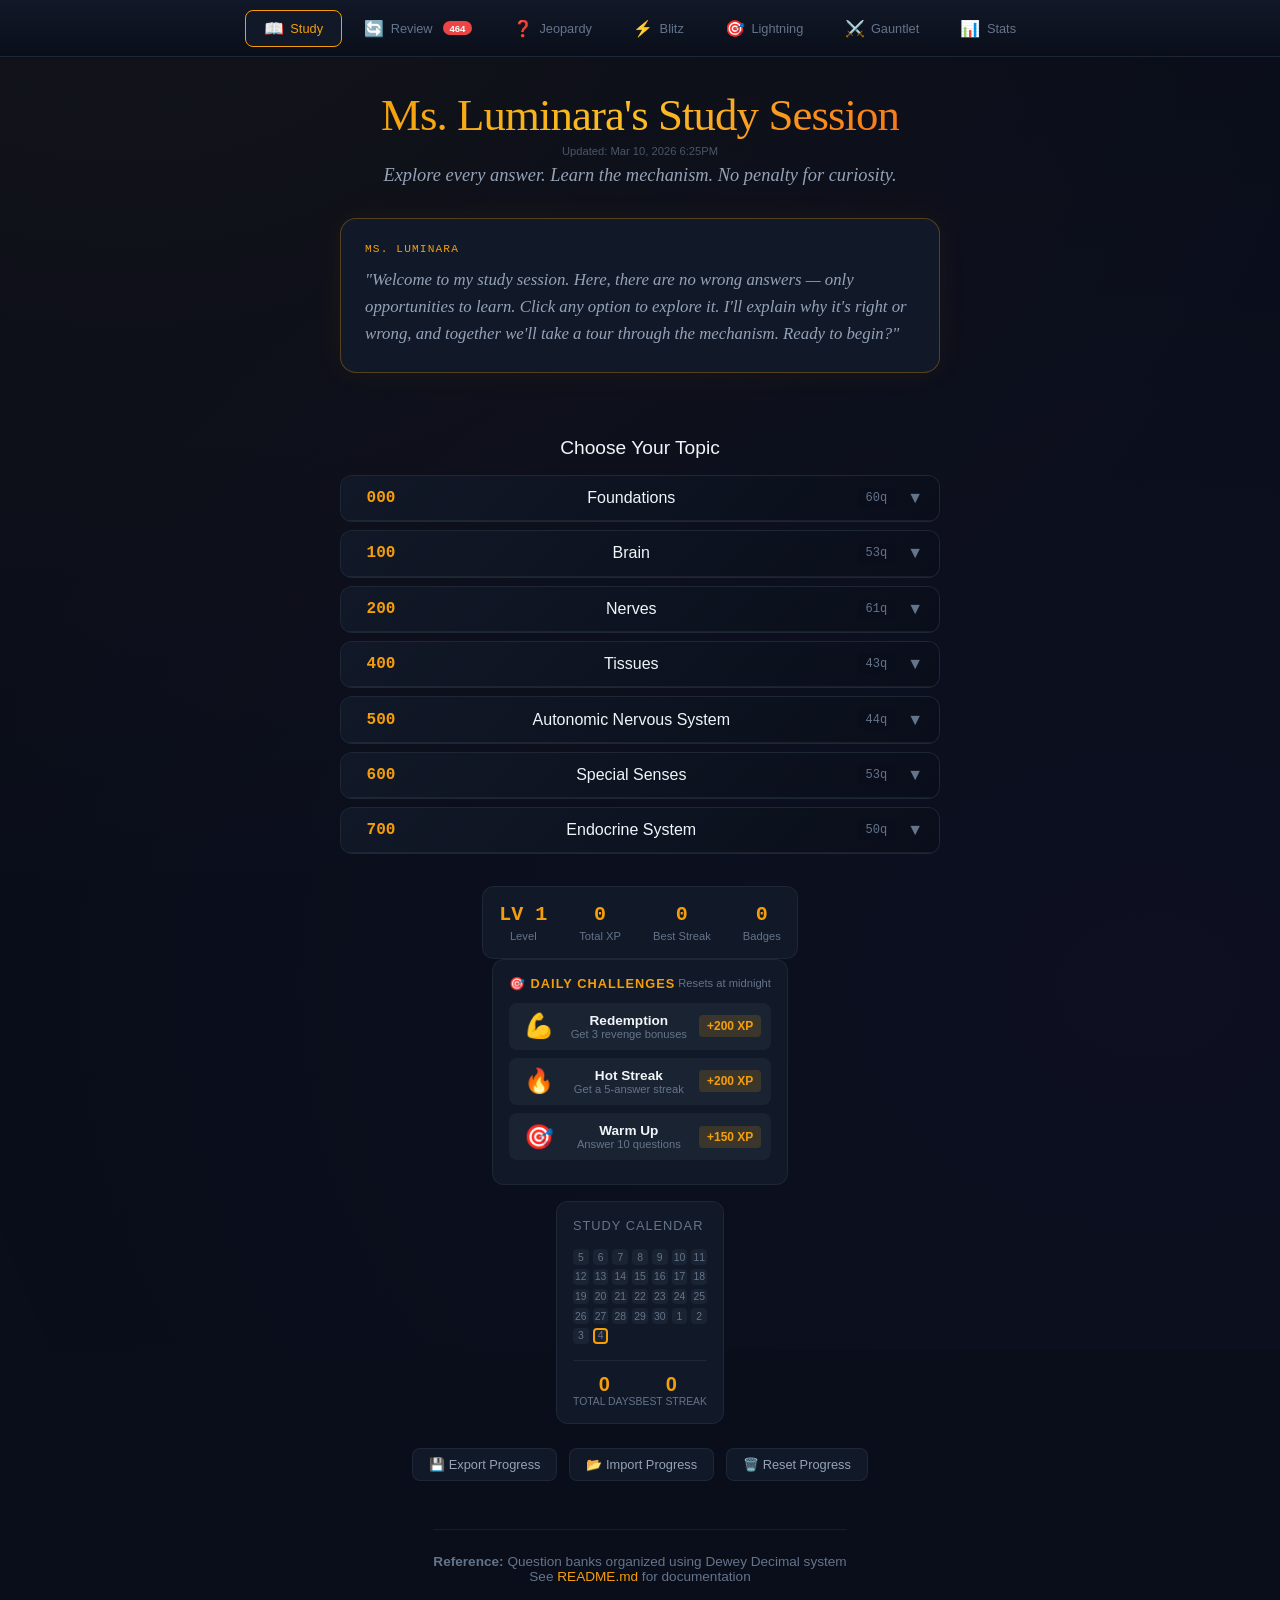
<file: index.html>
<!DOCTYPE html>
<html lang="en">
<head>
  <meta charset="UTF-8">
  <meta name="viewport" content="width=device-width, initial-scale=1.0, maximum-scale=1.0, user-scalable=no, viewport-fit=cover">
  <meta name="apple-mobile-web-app-capable" content="yes">
  <meta name="apple-mobile-web-app-status-bar-style" content="black-translucent">
  <meta name="apple-mobile-web-app-title" content="Luminara Quiz">
  <meta name="theme-color" content="#f5c542">
  <meta name="description" content="Gamified anatomy & physiology quiz with RPG mechanics - by Ms. Luminara">
  <title>Ms. Luminara's Quiz Lab</title>

  <!-- PWA Manifest -->
  <link rel="manifest" href="manifest.json">

  <!-- iOS Icons -->
  <link rel="apple-touch-icon" href="icons/icon-192.png">
  <link rel="apple-touch-icon" sizes="180x180" href="icons/icon-180.png">

  <!-- Stylesheets -->
  <link rel="stylesheet" href="000-core/000.0-styles.css">
  <link rel="stylesheet" href="000-core/000.0-dev-panel.css">
  <style>
    /* ==================== MODE NAV TABS ==================== */
    .mode-nav {
      display: flex;
      justify-content: center;
      gap: 0.25rem;
      padding: 0.6rem 1rem;
      background: linear-gradient(180deg, var(--bg-card) 0%, var(--bg-deep) 100%);
      border-bottom: 1px solid var(--border);
      position: sticky;
      top: 0;
      z-index: 90;
    }

    .mode-tab {
      padding: 0.5rem 1.1rem;
      background: transparent;
      border: 1px solid transparent;
      border-radius: 8px;
      color: var(--text-dim);
      font-size: 0.8rem;
      cursor: pointer;
      transition: all 0.15s;
      display: flex;
      align-items: center;
      gap: 0.4rem;
      font-family: inherit;
    }

    .mode-tab:hover {
      background: var(--bg-card);
      color: var(--text-primary);
    }

    .mode-tab.active {
      background: var(--bg-card);
      border-color: var(--glow-warm);
      color: var(--glow-warm);
    }

    .mode-tab .icon { font-size: 1rem; }

    .mode-tab .badge {
      background: var(--incorrect);
      color: #fff;
      font-size: 0.6rem;
      padding: 0.1rem 0.4rem;
      border-radius: 10px;
      font-weight: 600;
      margin-left: 0.25rem;
    }

    /* ==================== MODULE CONTAINERS ==================== */
    .module-container { display: none; }
    .module-container.active { display: block; }

    /* ==================== BLITZ MODE ==================== */
    .blitz-container {
      max-width: 700px;
      margin: 2rem auto;
      padding: 0 1rem;
    }

    .blitz-header {
      background: var(--bg-card);
      border: 1px solid var(--border);
      border-radius: 12px;
      padding: 1.25rem;
      margin-bottom: 1rem;
      display: flex;
      justify-content: space-between;
      align-items: center;
    }

    .blitz-timer {
      font-size: 2.5rem;
      font-weight: 700;
      color: var(--glow-warm);
      font-variant-numeric: tabular-nums;
    }

    .blitz-timer.warning { color: #fbbf24; }
    .blitz-timer.danger { color: var(--incorrect); animation: blink 0.5s infinite; }

    @keyframes blink {
      0%, 100% { opacity: 1; }
      50% { opacity: 0.5; }
    }

    .blitz-score-display {
      text-align: right;
    }

    .blitz-score-display .score {
      font-size: 2rem;
      font-weight: 700;
      color: var(--correct);
    }

    .blitz-score-display .label {
      font-size: 0.75rem;
      color: var(--text-muted);
    }

    .blitz-start-btn {
      width: 100%;
      padding: 1.25rem;
      background: linear-gradient(135deg, var(--glow-warm) 0%, #f59e0b 100%);
      border: none;
      border-radius: 10px;
      color: #000;
      font-size: 1.2rem;
      font-weight: 700;
      cursor: pointer;
      transition: transform 0.1s, box-shadow 0.2s;
      margin-bottom: 1rem;
    }

    .blitz-start-btn:hover {
      transform: scale(1.02);
      box-shadow: 0 4px 20px rgba(245, 158, 11, 0.3);
    }

    .blitz-question-card {
      background: var(--bg-card);
      border: 1px solid var(--border);
      border-radius: 12px;
      padding: 1.5rem;
      margin-bottom: 1rem;
    }

    .blitz-question-text {
      font-size: 1.1rem;
      margin-bottom: 1rem;
      line-height: 1.5;
    }

    .blitz-options {
      display: grid;
      grid-template-columns: 1fr 1fr;
      gap: 0.75rem;
    }

    .blitz-option {
      padding: 1rem;
      background: var(--bg-card);
      border: 2px solid var(--border);
      border-radius: 8px;
      color: var(--text-primary);
      font-size: 0.9rem;
      cursor: pointer;
      transition: all 0.1s;
      text-align: center;
    }

    .blitz-option:hover:not(.disabled) {
      border-color: var(--glow-warm);
      background: var(--bg-card-hover);
    }

    .blitz-option.correct { background: var(--correct-soft); border-color: var(--correct); }
    .blitz-option.incorrect { background: var(--incorrect-soft); border-color: var(--incorrect); }
    .blitz-option.disabled { cursor: default; }

    .blitz-result {
      text-align: center;
      padding: 2rem;
    }

    .blitz-result .final-score {
      font-size: 4rem;
      font-weight: 700;
      color: var(--glow-warm);
    }

    .blitz-result .result-label {
      font-size: 1.2rem;
      color: var(--text-muted);
      margin-bottom: 1rem;
    }

    .blitz-result .xp-earned {
      font-size: 1.5rem;
      color: var(--correct);
      margin-top: 1rem;
    }

    /* ==================== JEOPARDY MODE ==================== */
    .jeopardy-container {
      max-width: 800px;
      margin: 2rem auto;
      padding: 0 1rem;
    }

    .jeopardy-clue-card {
      background: linear-gradient(135deg, #1a237e 0%, #0d47a1 100%);
      border: 3px solid #ffd700;
      border-radius: 16px;
      padding: 2.5rem;
      margin-bottom: 1.5rem;
      text-align: center;
      box-shadow: 0 8px 32px rgba(26, 35, 126, 0.5);
    }

    .jeopardy-category {
      font-size: 0.8rem;
      text-transform: uppercase;
      letter-spacing: 2px;
      color: rgba(255, 215, 0, 0.7);
      margin-bottom: 0.5rem;
    }

    .jeopardy-value {
      font-size: 2rem;
      font-weight: 700;
      color: #ffd700;
      margin-bottom: 1rem;
      text-shadow: 0 2px 8px rgba(0,0,0,0.3);
    }

    .jeopardy-clue-text {
      font-family: 'Georgia', serif;
      font-size: 1.4rem;
      color: #fff;
      line-height: 1.7;
      font-style: italic;
    }

    .jeopardy-answer-grid {
      display: grid;
      grid-template-columns: 1fr 1fr;
      gap: 1rem;
    }

    .jeopardy-answer-btn {
      padding: 1.25rem;
      background: var(--bg-card);
      border: 2px solid var(--border);
      border-radius: 10px;
      color: var(--text-primary);
      font-size: 1rem;
      cursor: pointer;
      transition: all 0.15s;
    }

    .jeopardy-answer-btn:hover:not(.disabled) {
      border-color: #ffd700;
      background: var(--bg-card-hover);
      transform: translateY(-2px);
    }

    .jeopardy-answer-btn.correct {
      background: rgba(52, 211, 153, 0.2);
      border-color: var(--correct);
    }

    .jeopardy-answer-btn.incorrect {
      background: var(--incorrect-soft);
      border-color: var(--incorrect);
    }

    .jeopardy-nav {
      display: flex;
      justify-content: center;
      gap: 1rem;
      margin-top: 1.5rem;
    }

    /* ==================== SRS REVIEW MODE ==================== */
    .review-container {
      max-width: 800px;
      margin: 2rem auto;
      padding: 0 1rem;
    }

    .review-header {
      background: var(--bg-card);
      border: 1px solid var(--border);
      border-radius: 12px;
      padding: 1.25rem;
      margin-bottom: 1rem;
      display: flex;
      justify-content: space-between;
      align-items: center;
    }

    .review-due-info {
      display: flex;
      flex-direction: column;
    }

    .review-due-count {
      font-size: 2rem;
      font-weight: 700;
      color: var(--glow-warm);
    }

    .review-due-label {
      font-size: 0.8rem;
      color: var(--text-muted);
    }

    .review-badges {
      display: flex;
      gap: 0.5rem;
    }

    .review-badge {
      padding: 0.3rem 0.6rem;
      border-radius: 6px;
      font-size: 0.7rem;
      font-weight: 600;
    }

    .review-badge.overdue { background: var(--incorrect-soft); color: var(--incorrect); }
    .review-badge.due { background: rgba(245, 197, 66, 0.2); color: var(--glow-warm); }
    .review-badge.new { background: rgba(52, 211, 153, 0.2); color: var(--correct); }

    .srs-buttons {
      display: flex;
      gap: 0.5rem;
      padding: 1rem;
      background: var(--bg-card);
      border-top: 1px solid var(--border);
      border-radius: 0 0 12px 12px;
    }

    .srs-btn {
      flex: 1;
      padding: 0.75rem 0.5rem;
      border: 1px solid var(--border);
      border-radius: 8px;
      background: var(--bg-card-hover);
      color: var(--text-muted);
      font-size: 0.8rem;
      cursor: pointer;
      transition: all 0.15s;
      text-align: center;
    }

    .srs-btn:hover { background: rgba(255,255,255,0.05); color: var(--text-primary); }

    .srs-btn.again { border-color: var(--incorrect); }
    .srs-btn.again:hover { background: var(--incorrect-soft); color: var(--incorrect); }
    .srs-btn.hard { border-color: #fbbf24; }
    .srs-btn.good { border-color: var(--correct); }
    .srs-btn.easy { border-color: #60a5fa; }

    .srs-btn .interval {
      display: block;
      font-size: 0.65rem;
      margin-top: 0.2rem;
      opacity: 0.7;
    }

    .review-empty {
      text-align: center;
      padding: 4rem 2rem;
      color: var(--text-muted);
    }

    .review-empty .icon { font-size: 4rem; margin-bottom: 1rem; }

    /* ==================== LIGHTNING MODE ==================== */
    .lightning-container {
      max-width: 700px;
      margin: 2rem auto;
      padding: 0 1rem;
    }

    .lightning-header {
      background: var(--bg-card);
      border: 1px solid var(--border);
      border-radius: 12px;
      padding: 1rem;
      margin-bottom: 1rem;
      display: flex;
      justify-content: space-between;
      align-items: center;
    }

    .lightning-progress {
      display: flex;
      gap: 0.5rem;
      align-items: center;
    }

    .lightning-dot {
      width: 12px;
      height: 12px;
      border-radius: 50%;
      background: var(--bg-card-hover);
      border: 1px solid var(--border);
    }

    .lightning-dot.correct { background: var(--correct); border-color: var(--correct); }
    .lightning-dot.wrong { background: var(--incorrect); border-color: var(--incorrect); }
    .lightning-dot.current { border-color: var(--glow-warm); box-shadow: 0 0 8px var(--glow-warm); }

    .lightning-strikes {
      display: flex;
      gap: 0.25rem;
      font-size: 1.5rem;
    }

    .lightning-strikes .strike { opacity: 0.2; }
    .lightning-strikes .strike.active { opacity: 1; }

    /* ==================== STATS VIEW ==================== */
    .stats-container {
      max-width: 900px;
      margin: 2rem auto;
      padding: 0 1rem;
    }

    .stats-grid {
      display: grid;
      grid-template-columns: repeat(auto-fit, minmax(180px, 1fr));
      gap: 1rem;
      margin-bottom: 2rem;
    }

    .stat-card {
      background: var(--bg-card);
      border: 1px solid var(--border);
      border-radius: 12px;
      padding: 1.5rem;
      text-align: center;
    }

    .stat-card .stat-value {
      font-size: 2.5rem;
      font-weight: 700;
      color: var(--glow-warm);
    }

    .stat-card .stat-label {
      font-size: 0.8rem;
      color: var(--text-muted);
      margin-top: 0.25rem;
    }

    .mastery-section {
      background: var(--bg-card);
      border: 1px solid var(--border);
      border-radius: 12px;
      padding: 1.5rem;
      margin-bottom: 1.5rem;
    }

    .mastery-title {
      font-size: 0.75rem;
      text-transform: uppercase;
      letter-spacing: 1px;
      color: var(--text-muted);
      margin-bottom: 1rem;
    }

    .mastery-row {
      display: flex;
      align-items: center;
      gap: 1rem;
      margin-bottom: 0.75rem;
    }

    .mastery-label { flex: 1; font-size: 0.9rem; }

    .mastery-bar {
      width: 150px;
      height: 8px;
      background: var(--bg-card);
      border-radius: 4px;
      overflow: hidden;
    }

    .mastery-fill {
      height: 100%;
      background: linear-gradient(90deg, var(--glow-warm), var(--correct));
      border-radius: 4px;
      transition: width 0.3s;
    }

    .mastery-pct {
      width: 40px;
      text-align: right;
      font-size: 0.85rem;
      color: var(--text-muted);
    }

    /* ==================== RESPONSIVE ==================== */
    @media (max-width: 768px) {
      .mode-nav {
        overflow-x: auto;
        justify-content: flex-start;
        padding: 0.5rem;
      }

      .mode-tab {
        padding: 0.4rem 0.8rem;
        font-size: 0.75rem;
        white-space: nowrap;
      }

      .blitz-options,
      .jeopardy-answer-grid {
        grid-template-columns: 1fr;
      }

      .blitz-timer { font-size: 2rem; }
    }
  </style>
</head>
<body>
  <!-- Loading Overlay -->
  <div id="loader" class="hidden">
    <div class="loader-content">
      <div class="spinner"></div>
      <p>Loading questions...</p>
    </div>
  </div>

  <!-- Error Message -->
  <div id="errorMessage" class="hidden"></div>

  <!-- Mode Navigation -->
  <nav class="mode-nav" id="modeNav">
    <button class="mode-tab active" data-mode="study">
      <span class="icon">📖</span> Study
    </button>
    <button class="mode-tab" data-mode="review">
      <span class="icon">🔄</span> Review
      <span class="badge" id="dueBadge" style="display:none">0</span>
    </button>
    <button class="mode-tab" data-mode="jeopardy">
      <span class="icon">❓</span> Jeopardy
    </button>
    <button class="mode-tab" data-mode="blitz">
      <span class="icon">⚡</span> Blitz
    </button>
    <button class="mode-tab" data-mode="lightning">
      <span class="icon">🎯</span> Lightning
    </button>
    <button class="mode-tab" data-mode="gauntlet">
      <span class="icon">⚔️</span> Gauntlet
    </button>
    <button class="mode-tab" data-mode="stats">
      <span class="icon">📊</span> Stats
    </button>
  </nav>

  <!-- Study Module (Original landing + study view) -->
  <div class="module-container active" id="module-study">
    <!-- Landing Page -->
    <div id="landing">
      <div class="landing-content">
        <div class="landing-header">
          <h1>Ms. Luminara's Study Session</h1>
        </div>
        <div class="header-toolbar">
          <span class="last-updated">Updated: Mar 10, 2026 6:25PM</span>
        </div>
        <p class="subtitle">Explore every answer. Learn the mechanism. No penalty for curiosity.</p>

        <div class="luminara-welcome">
          <div class="speaker">Ms. Luminara</div>
          <p>"Welcome to my study session. Here, there are no wrong answers — only opportunities to learn. Click any option to explore it. I'll explain why it's right or wrong, and together we'll take a tour through the mechanism. Ready to begin?"</p>
        </div>

        <h2>Choose Your Topic</h2>
        <div id="quizSelect" class="quiz-select">
          <div class="loading-placeholder">Loading categories...</div>
        </div>

        <div id="landingStats" class="landing-stats"></div>

        <!-- Daily Challenges Panel -->
        <div id="dailyChallengesPanel"></div>

        <!-- Study Calendar -->
        <div id="studyCalendarPanel"></div>

        <div class="progress-controls">
          <button class="progress-btn" onclick="exportProgress()" title="Download your progress as a file">
            💾 Export Progress
          </button>
          <button class="progress-btn" onclick="document.getElementById('importFile').click()" title="Load progress from a file">
            📂 Import Progress
          </button>
          <input type="file" id="importFile" accept=".json" style="display:none" onchange="importProgress(this)">
          <button class="progress-btn danger" onclick="confirmResetProgress()" title="Start fresh">
            🗑️ Reset Progress
          </button>
        </div>

        <div class="reference-note">
          <p><strong>Reference:</strong> Question banks organized using Dewey Decimal system</p>
          <p>See <a href="README.md">README.md</a> for documentation</p>
        </div>
      </div>
    </div>

    <!-- Study View -->
    <div id="studyView">
      <div id="statsBar" class="stats-bar"></div>

      <div class="progress-bar">
        <div id="progressFill" class="progress-fill"></div>
      </div>

      <div class="nav-header">
        <button class="nav-btn" onclick="goHome()">← Back to Topics</button>
        <span id="progressInfo">Question 1 of 10</span>
      </div>

      <div id="questionArea"></div>

      <div class="nav-footer">
        <button id="prevBtn" class="nav-btn" onclick="prevQuestion()">← Previous</button>
        <button id="nextBtn" class="nav-btn primary" onclick="nextQuestion()">Next →</button>
      </div>
    </div>
  </div>

  <!-- Review Module (SRS) -->
  <div class="module-container" id="module-review">
    <div class="review-container">
      <div class="review-header">
        <div class="review-due-info">
          <div class="review-due-count" id="reviewDueCount">0</div>
          <div class="review-due-label">questions to review</div>
        </div>
        <div class="review-badges" id="reviewBadges"></div>
      </div>
      <div id="reviewArea">
        <div class="review-empty">
          <div class="icon">✨</div>
          <h3>All caught up!</h3>
          <p>No reviews due right now. Come back later or study new topics.</p>
        </div>
      </div>
    </div>
  </div>

  <!-- Jeopardy Module -->
  <div class="module-container" id="module-jeopardy">
    <div class="jeopardy-container">
      <div id="jeopardyArea">
        <div class="loading">Loading Jeopardy...</div>
      </div>
    </div>
  </div>

  <!-- Blitz Module -->
  <div class="module-container" id="module-blitz">
    <div class="blitz-container">
      <div class="blitz-header">
        <div class="blitz-timer" id="blitzTimer">1:00</div>
        <div class="blitz-score-display">
          <div class="score" id="blitzScore">0</div>
          <div class="label">correct</div>
        </div>
      </div>
      <button class="blitz-start-btn" id="blitzStartBtn" onclick="QuizModes.startBlitz()">
        Start 60-Second Blitz!
      </button>
      <div id="blitzQuestion"></div>
    </div>
  </div>

  <!-- Lightning Module -->
  <div class="module-container" id="module-lightning">
    <div class="lightning-container">
      <div class="lightning-header">
        <div class="lightning-progress" id="lightningProgress"></div>
        <div class="lightning-strikes" id="lightningStrikes">
          <span class="strike active">❌</span>
          <span class="strike active">❌</span>
          <span class="strike active">❌</span>
        </div>
      </div>
      <button class="blitz-start-btn" id="lightningStartBtn" onclick="QuizModes.startLightning()">
        Start Lightning Round (10 Questions)
      </button>
      <div id="lightningQuestion"></div>
    </div>
  </div>

  <!-- Gauntlet Module (Roguelike Boss Battles) -->
  <div class="module-container" id="module-gauntlet">
    <div class="gauntlet-container">
      <div class="gauntlet-landing" id="gauntletLanding">
        <div class="gauntlet-header">
          <h1>⚔️ The Luminara Gauntlet</h1>
          <p class="gauntlet-subtitle">A roguelike quiz adventure with boss battles</p>
        </div>

        <div class="gauntlet-intro">
          <div class="speaker">Ms. Luminara</div>
          <p>"Welcome to the Gauntlet, brave scholar. Here, your knowledge becomes your weapon. Answer questions to build power, defeat bosses using your D20 abilities, and climb the high scores. How far can you go before the shadows claim you?"</p>
        </div>

        <div class="difficulty-select">
          <h3>Choose Your Challenge</h3>
          <div class="difficulty-grid">
            <button class="difficulty-btn easy" onclick="quiz.startGauntletRun('easy')">
              <span class="diff-icon">🌱</span>
              <span class="diff-name">Study Session</span>
              <span class="diff-desc">3 questions per wave • 0.5x score</span>
            </button>
            <button class="difficulty-btn normal" onclick="quiz.startGauntletRun('normal')">
              <span class="diff-icon">📚</span>
              <span class="diff-name">Standard</span>
              <span class="diff-desc">5 questions per wave • 1x score</span>
            </button>
            <button class="difficulty-btn hard locked" id="hardBtn" onclick="quiz.startGauntletRun('hard')">
              <span class="diff-icon">🔥</span>
              <span class="diff-name">Challenge</span>
              <span class="diff-desc">7 questions per wave • 1.5x score</span>
              <span class="unlock-req">Unlock: Complete 3 runs</span>
            </button>
            <button class="difficulty-btn nightmare locked" id="nightmareBtn" onclick="quiz.startGauntletRun('nightmare')">
              <span class="diff-icon">💀</span>
              <span class="diff-name">Nightmare</span>
              <span class="diff-desc">10 questions per wave • 2.5x score</span>
              <span class="unlock-req">Unlock: Beat Challenge mode</span>
            </button>
          </div>
        </div>

        <div class="gauntlet-actions">
          <button class="gauntlet-btn leaderboard" onclick="quiz.renderer.showHighScores()">
            🏆 Leaderboard
          </button>
          <button class="gauntlet-btn shop" onclick="quiz.renderer.showPowerUpShop(runManager?.data?.arcadeTokens || 0)">
            ⚡ Power-Up Shop
          </button>
        </div>

        <div class="gauntlet-stats" id="gauntletStats">
          <div class="g-stat">
            <span class="g-value" id="gTotalRuns">0</span>
            <span class="g-label">Runs</span>
          </div>
          <div class="g-stat">
            <span class="g-value" id="gBestScore">0</span>
            <span class="g-label">Best Score</span>
          </div>
          <div class="g-stat">
            <span class="g-value" id="gBossesSlain">0</span>
            <span class="g-label">Bosses Slain</span>
          </div>
          <div class="g-stat">
            <span class="g-value" id="gTokens">0</span>
            <span class="g-label">🎮 Tokens</span>
          </div>
        </div>
      </div>

      <!-- Run progress bar (shown during active run) -->
      <div id="runProgressBar" class="run-progress-bar" style="display:none;"></div>

      <!-- Boss arena (rendered by renderer) -->
      <div id="gauntletArena" style="display:none;"></div>
    </div>
  </div>

  <!-- Stats Module -->
  <div class="module-container" id="module-stats">
    <div class="stats-container">
      <!-- Seasonal Event Banner -->
      <div id="statsSeasonalBanner"></div>

      <div class="stats-grid" id="statsGrid"></div>

      <!-- Daily Challenges in Stats -->
      <div id="statsDailyChallenges" style="margin-bottom: 1.5rem;"></div>

      <!-- Study Calendar in Stats -->
      <div id="statsStudyCalendar" style="margin-bottom: 1.5rem;"></div>

      <!-- Milestones Progress -->
      <div class="mastery-section" id="milestonesSection">
        <div class="mastery-title">🏆 Milestones</div>
        <div id="milestonesProgress"></div>
      </div>

      <div class="mastery-section" id="masterySection">
        <div class="mastery-title">Category Mastery</div>
        <div id="masteryBars"></div>
      </div>
    </div>
  </div>

  <!-- Dev Panel -->
  <div id="devPanel" class="dev-panel hidden">
    <div class="dev-panel-header">
      <span>Dev Tools</span>
      <button onclick="toggleDevPanel()" class="dev-close">×</button>
    </div>
    <div class="dev-panel-content">
      <div class="dev-section">
        <h4>Quick Actions</h4>
        <button onclick="location.reload()" class="dev-btn">Refresh Page</button>
        <button onclick="reloadStyles()" class="dev-btn">Reload CSS</button>
        <button onclick="reloadQuestions()" class="dev-btn">Reload Questions</button>
      </div>
      <div class="dev-section">
        <h4>Live CSS Tweaks</h4>
        <label>Background: <input type="color" id="devBgColor" value="#0a0e1a" onchange="updateCSSVar('--bg-deep', this.value)"></label>
        <label>Glow: <input type="color" id="devGlowColor" value="#f59e0b" onchange="updateCSSVar('--glow-warm', this.value)"></label>
      </div>
    </div>
  </div>

  <!-- Core Scripts -->
  <script src="000-core/000.0-dev-tools.js"></script>
  <script src="000-core/000.4-persistence.js"></script>
  <script src="000-core/000.3-gamification.js"></script>
  <script src="000-core/000.6-scaffolding.js"></script>
  <script src="000-core/000.7-d20-system.js"></script>
  <script src="000-core/000.8-loot-system.js"></script>
  <script src="000-core/000.14-scaffold-remediation.js"></script>
  <script src="000-core/000.15-boss-system.js"></script>
  <script src="000-core/000.16-run-manager.js"></script>
  <script src="000-core/000.17-powerups.js"></script>
  <script src="000-core/000.18-high-scores.js"></script>
  <script src="000-core/000.2-renderer.js"></script>
  <!-- Renderer Extension Modules -->
  <script src="000-core/000.2.2-renderer-inventory.js"></script>
  <script src="000-core/000.2.3-renderer-d20-ui.js"></script>
  <script src="000-core/000.1-app.js"></script>

  <!-- Mode Manager Script -->
  <script>
    /**
     * QuizModes - Manages Blitz, Lightning, Jeopardy, and Review modes
     * Integrates with the existing LuminaraQuiz system
     */
    const QuizModes = {
      questions: [],
      srsData: {},
      currentMode: 'study',
      mentorStyles: ['luminara', 'frizzle', 'feynman'],
      wrongHistory: {},

      // Blitz state
      blitz: { active: false, timer: 60, score: 0, index: 0, interval: null },

      // Lightning state
      lightning: { active: false, index: 0, strikes: 3, results: [], maxQuestions: 10 },

      // Jeopardy state
      jeopardy: { index: 0, score: 0 },

      // ==================== INIT ====================
      async init() {
        this.loadSrsData();
        await this.loadAllQuestions();
        this.setupModeNavigation();
        this.updateDueBadge();
      },

      loadSrsData() {
        const srs = localStorage.getItem('luminara_srs_data');
        const wrong = localStorage.getItem('luminara_wrong_history');
        if (srs) this.srsData = JSON.parse(srs);
        if (wrong) this.wrongHistory = JSON.parse(wrong);
      },

      saveSrsData() {
        localStorage.setItem('luminara_srs_data', JSON.stringify(this.srsData));
        localStorage.setItem('luminara_wrong_history', JSON.stringify(this.wrongHistory));
      },

      async loadAllQuestions() {
        try {
          const registry = await fetch('000-core/question-registry.json').then(r => r.json());
          for (const cat of registry.categories) {
            for (const bank of cat.banks) {
              try {
                const data = await fetch(`${cat.folder}/${bank.file}`).then(r => r.json());
                if (data.questions) {
                  data.questions.forEach(q => {
                    q._category = cat.name;
                    q._bank = bank.title || bank.name;
                    this.questions.push(q);
                  });
                }
              } catch (e) {}
            }
          }
          this.shuffleArray(this.questions);
        } catch (e) {
          console.error('Failed to load questions:', e);
        }
      },

      shuffleArray(arr) {
        for (let i = arr.length - 1; i > 0; i--) {
          const j = Math.floor(Math.random() * (i + 1));
          [arr[i], arr[j]] = [arr[j], arr[i]];
        }
      },

      // ==================== MODE NAVIGATION ====================
      setupModeNavigation() {
        document.querySelectorAll('.mode-tab').forEach(tab => {
          tab.addEventListener('click', () => {
            const mode = tab.dataset.mode;
            this.switchMode(mode);
          });
        });
      },

      switchMode(mode) {
        this.currentMode = mode;

        // Update tabs
        document.querySelectorAll('.mode-tab').forEach(t => t.classList.remove('active'));
        document.querySelector(`[data-mode="${mode}"]`)?.classList.add('active');

        // Update containers
        document.querySelectorAll('.module-container').forEach(c => c.classList.remove('active'));
        document.getElementById(`module-${mode}`)?.classList.add('active');

        // Special handling for Study mode - restore original landing/studyView visibility
        if (mode === 'study') {
          const landing = document.getElementById('landing');
          const studyView = document.getElementById('studyView');
          // If studyView is active (user was in a quiz), keep it visible
          // Otherwise show landing
          if (!studyView.classList.contains('active')) {
            landing.classList.remove('hidden');
          }
        }

        // Initialize mode
        if (mode === 'review') this.initReview();
        if (mode === 'jeopardy') this.initJeopardy();
        if (mode === 'stats') this.renderStats();
      },

      // ==================== DUE BADGE ====================
      updateDueBadge() {
        const due = this.getDueQuestions();
        const badge = document.getElementById('dueBadge');
        if (due.length > 0) {
          badge.style.display = 'inline';
          badge.textContent = due.length;
        } else {
          badge.style.display = 'none';
        }
      },

      getDueQuestions() {
        const now = Date.now();
        return this.questions.filter(q => {
          const srs = this.srsData[q.id];
          if (!srs) return true; // New
          return srs.nextReview <= now;
        });
      },

      // ==================== REVIEW MODE (SRS) ====================
      initReview() {
        const due = this.getDueQuestions();
        document.getElementById('reviewDueCount').textContent = due.length;

        // Badges
        const now = Date.now();
        let overdue = 0, dueNow = 0, newCards = 0;
        due.forEach(q => {
          const srs = this.srsData[q.id];
          if (!srs) { newCards++; }
          else if (srs.nextReview < now - 86400000) { overdue++; }
          else { dueNow++; }
        });

        const badges = document.getElementById('reviewBadges');
        badges.innerHTML = '';
        if (overdue) badges.innerHTML += `<span class="review-badge overdue">${overdue} overdue</span>`;
        if (dueNow) badges.innerHTML += `<span class="review-badge due">${dueNow} due</span>`;
        if (newCards) badges.innerHTML += `<span class="review-badge new">${newCards} new</span>`;

        // Render questions
        const area = document.getElementById('reviewArea');
        if (!due.length) {
          area.innerHTML = `
            <div class="review-empty">
              <div class="icon">✨</div>
              <h3>All caught up!</h3>
              <p>No reviews due right now. Come back later or study new topics.</p>
            </div>
          `;
          return;
        }

        area.innerHTML = due.slice(0, 5).map(q => this.renderReviewCard(q)).join('');
      },

      renderReviewCard(q) {
        const mentor = this.getMentorForQuestion(q.id);
        const srs = this.srsData[q.id] || { interval: 0, easeFactor: 2.5 };
        const isNew = !this.srsData[q.id];

        return `
          <div class="blitz-question-card" data-qid="${q.id}" data-mentor="${mentor}">
            <div style="font-size:0.7rem;color:var(--text-muted);margin-bottom:0.5rem;">
              ${q._category} ${isNew ? '<span style="color:var(--correct)">• NEW</span>' : ''}
            </div>
            <div class="blitz-question-text">${q.q}</div>
            <div class="blitz-options">
              ${q.options.map((opt, i) => `
                <button class="blitz-option" onclick="QuizModes.answerReview('${q.id}', ${i})">${opt}</button>
              `).join('')}
            </div>
            <div class="srs-buttons" id="srs-${q.id}" style="display:none;">
              <button class="srs-btn again" onclick="QuizModes.rateSrs('${q.id}', 0)">
                Again<span class="interval">&lt;1m</span>
              </button>
              <button class="srs-btn hard" onclick="QuizModes.rateSrs('${q.id}', 1)">
                Hard<span class="interval">${this.formatInterval(Math.max(1, srs.interval * 1.2))}</span>
              </button>
              <button class="srs-btn good" onclick="QuizModes.rateSrs('${q.id}', 2)">
                Good<span class="interval">${this.formatInterval(srs.interval < 1 ? 10 : srs.interval * srs.easeFactor)}</span>
              </button>
              <button class="srs-btn easy" onclick="QuizModes.rateSrs('${q.id}', 3)">
                Easy<span class="interval">${this.formatInterval(srs.interval < 1 ? 4*24*60 : srs.interval * srs.easeFactor * 1.5)}</span>
              </button>
            </div>
          </div>
        `;
      },

      answerReview(qid, optIndex) {
        const q = this.questions.find(q => q.id === qid);
        if (!q) return;

        const card = document.querySelector(`[data-qid="${qid}"]`);
        const options = card.querySelectorAll('.blitz-option');
        const isCorrect = optIndex === q.answer;

        options.forEach((opt, i) => {
          opt.classList.add('disabled');
          opt.onclick = null;
          if (i === q.answer) opt.classList.add('correct');
          if (i === optIndex && !isCorrect) opt.classList.add('incorrect');
        });

        // Show SRS buttons
        document.getElementById(`srs-${qid}`).style.display = 'flex';

        // Award XP via gamification if available
        if (typeof gamification !== 'undefined' && gamification && typeof persistence !== 'undefined') {
          if (isCorrect) {
            const result = gamification.processCorrectAnswer(qid, { completedWarmups: false, exploredWrongFirst: false });
            if (quiz && quiz.renderer) {
              quiz.renderer.renderStatsBar();
              quiz.renderer.showXPPopup(result.xp, gamification.getStreakMessage(result.streak), false);
            }
          } else {
            gamification.processWrongAnswer(qid);
            if (!this.wrongHistory[qid]) this.wrongHistory[qid] = [];
            const mentor = card.dataset.mentor;
            if (!this.wrongHistory[qid].includes(mentor)) {
              this.wrongHistory[qid].push(mentor);
            }
          }
        }
      },

      rateSrs(qid, rating) {
        const now = Date.now();
        let srs = this.srsData[qid] || { interval: 1, easeFactor: 2.5, reviewCount: 0 };

        if (rating === 0) {
          srs.interval = 1;
          srs.easeFactor = Math.max(1.3, srs.easeFactor - 0.2);
        } else if (rating === 1) {
          srs.interval = Math.max(1, srs.interval * 1.2);
          srs.easeFactor = Math.max(1.3, srs.easeFactor - 0.15);
        } else if (rating === 2) {
          srs.interval = srs.interval < 1 ? 10 : srs.interval * srs.easeFactor;
        } else {
          srs.interval = srs.interval < 1 ? 4 * 24 * 60 : srs.interval * srs.easeFactor * 1.5;
          srs.easeFactor += 0.1;
        }

        srs.nextReview = now + (srs.interval * 60 * 1000);
        srs.reviewCount = (srs.reviewCount || 0) + 1;

        this.srsData[qid] = srs;
        this.saveSrsData();

        // Replace buttons with confirmation
        const btns = document.getElementById(`srs-${qid}`);
        btns.innerHTML = `<div style="text-align:center;color:var(--correct);padding:0.5rem;width:100%;">
          ✓ Scheduled for ${this.formatInterval(srs.interval)}
        </div>`;

        this.updateDueBadge();
      },

      formatInterval(minutes) {
        if (!minutes || minutes < 1) return '<1m';
        if (minutes < 60) return `${Math.round(minutes)}m`;
        if (minutes < 24 * 60) return `${Math.round(minutes / 60)}h`;
        return `${Math.round(minutes / (24 * 60))}d`;
      },

      getMentorForQuestion(qid) {
        const used = this.wrongHistory[qid] || [];
        if (used.length > 0) {
          const available = this.mentorStyles.filter(s => !used.includes(s));
          if (available.length > 0) {
            return available[Math.floor(Math.random() * available.length)];
          }
        }
        return this.mentorStyles[Math.floor(Math.random() * this.mentorStyles.length)];
      },

      // ==================== JEOPARDY MODE ====================
      initJeopardy() {
        this.jeopardy.index = 0;
        this.shuffleArray(this.questions);
        this.renderJeopardyQuestion();
      },

      renderJeopardyQuestion() {
        const q = this.questions[this.jeopardy.index];
        if (!q) return;

        const clue = this.getJeopardyClue(q);
        const shuffledOpts = [...q.options].sort(() => Math.random() - 0.5);
        const value = (this.jeopardy.index + 1) * 100;

        document.getElementById('jeopardyArea').innerHTML = `
          <div class="jeopardy-clue-card">
            <div class="jeopardy-category">${q._category || 'Anatomy'}</div>
            <div class="jeopardy-value">$${value}</div>
            <div class="jeopardy-clue-text">"${clue}"</div>
          </div>
          <div class="jeopardy-answer-grid">
            ${shuffledOpts.map(opt => `
              <button class="jeopardy-answer-btn" onclick="QuizModes.answerJeopardy('${q.id}', '${opt.replace(/'/g, "\\'")}')">${opt}</button>
            `).join('')}
          </div>
          <div class="jeopardy-nav">
            <span style="color:var(--text-muted);">Score: <strong style="color:var(--glow-warm);">$${this.jeopardy.score}</strong></span>
          </div>
        `;
      },

      getJeopardyClue(q) {
        let clue = null;

        // Priority 1: Use the mechanism metaphor (best for Jeopardy - descriptive)
        if (q.mechanism?.metaphor) {
          clue = q.mechanism.metaphor;
        }
        // Priority 2: Use mechanism content
        else if (q.mechanism?.content) {
          clue = q.mechanism.content;
        }
        // Priority 3: Use the correct answer's explanation
        else if (q.optionExplains && q.optionExplains[q.answer]) {
          const exp = q.optionExplains[q.answer];
          clue = exp.text || (typeof exp === 'string' ? exp : null);
        }
        // Priority 4: General explanation
        else {
          clue = q.explain;
        }

        // Fallback to question itself
        if (!clue) return q.q;

        // Clean up clue text - remove verdict prefixes that don't work as clues
        clue = clue
          .replace(/^Correct!\s*/i, '')
          .replace(/^Incorrect[.!]?\s*/i, '')
          .replace(/^Yes[.!]?\s*/i, '')
          .replace(/^No[.!]?\s*/i, '')
          .replace(/^That's right[.!]?\s*/i, '')
          .replace(/^Stay close\s*—?\s*/i, '')
          .replace(/^Come with me\s*—?\s*/i, '')
          .replace(/^Let me show you\s*—?\s*/i, '');

        // Truncate very long clues for readability
        if (clue.length > 300) {
          clue = clue.substring(0, 297) + '...';
        }

        return clue;
      },

      answerJeopardy(qid, selectedOpt) {
        const q = this.questions.find(q => q.id === qid);
        if (!q) return;

        const correct = q.options[q.answer];
        const isCorrect = selectedOpt === correct;
        const value = (this.jeopardy.index + 1) * 100;

        document.querySelectorAll('.jeopardy-answer-btn').forEach(btn => {
          btn.classList.add('disabled');
          btn.onclick = null;
          if (btn.textContent === correct) btn.classList.add('correct');
          if (btn.textContent === selectedOpt && !isCorrect) btn.classList.add('incorrect');
        });

        if (isCorrect) {
          this.jeopardy.score += value;
        }

        // Award XP
        if (typeof gamification !== 'undefined' && gamification) {
          if (isCorrect) {
            gamification.processCorrectAnswer(qid, { completedWarmups: false, exploredWrongFirst: false });
          } else {
            gamification.processWrongAnswer(qid);
          }
          if (quiz && quiz.renderer) quiz.renderer.renderStatsBar();
        }

        setTimeout(() => {
          this.jeopardy.index++;
          if (this.jeopardy.index >= this.questions.length) {
            this.jeopardy.index = 0;
            this.shuffleArray(this.questions);
          }
          this.renderJeopardyQuestion();
        }, 1500);
      },

      // ==================== BLITZ MODE ====================
      startBlitz() {
        this.blitz = { active: true, timer: 60, score: 0, index: 0, interval: null };
        this.shuffleArray(this.questions);

        document.getElementById('blitzStartBtn').style.display = 'none';
        document.getElementById('blitzScore').textContent = '0';
        document.getElementById('blitzTimer').className = 'blitz-timer';

        this.renderBlitzQuestion();

        this.blitz.interval = setInterval(() => {
          this.blitz.timer--;
          const el = document.getElementById('blitzTimer');
          el.textContent = `0:${this.blitz.timer.toString().padStart(2, '0')}`;

          if (this.blitz.timer <= 10) el.className = 'blitz-timer danger';
          else if (this.blitz.timer <= 20) el.className = 'blitz-timer warning';

          if (this.blitz.timer <= 0) this.endBlitz();
        }, 1000);
      },

      renderBlitzQuestion() {
        if (!this.blitz.active) return;
        const q = this.questions[this.blitz.index % this.questions.length];

        document.getElementById('blitzQuestion').innerHTML = `
          <div class="blitz-question-card">
            <div class="blitz-question-text">${q.q}</div>
            <div class="blitz-options">
              ${q.options.map((opt, i) => `
                <button class="blitz-option" onclick="QuizModes.answerBlitz('${q.id}', ${i})">${opt}</button>
              `).join('')}
            </div>
          </div>
        `;
      },

      answerBlitz(qid, optIndex) {
        if (!this.blitz.active) return;
        const q = this.questions.find(q => q.id === qid);
        if (!q) return;

        if (optIndex === q.answer) {
          this.blitz.score++;
          document.getElementById('blitzScore').textContent = this.blitz.score;
        }

        this.blitz.index++;
        this.renderBlitzQuestion();
      },

      endBlitz() {
        clearInterval(this.blitz.interval);
        this.blitz.active = false;

        const score = this.blitz.score;
        const xp = score * 15;

        // Award XP
        if (typeof persistence !== 'undefined') {
          persistence.addXP(xp);
          if (quiz && quiz.renderer) quiz.renderer.renderStatsBar();
        }

        document.getElementById('blitzQuestion').innerHTML = `
          <div class="blitz-result">
            <div class="result-label">Time's Up!</div>
            <div class="final-score">${score}</div>
            <div class="result-label">questions correct</div>
            <div class="xp-earned">+${xp} XP</div>
          </div>
        `;

        document.getElementById('blitzStartBtn').style.display = 'block';
        document.getElementById('blitzStartBtn').textContent = 'Play Again';
        document.getElementById('blitzTimer').textContent = '1:00';
        document.getElementById('blitzTimer').className = 'blitz-timer';
      },

      // ==================== LIGHTNING MODE ====================
      startLightning() {
        this.lightning = { active: true, index: 0, strikes: 3, results: [], maxQuestions: 10 };
        this.shuffleArray(this.questions);

        document.getElementById('lightningStartBtn').style.display = 'none';
        this.renderLightningProgress();
        this.renderLightningQuestion();
      },

      renderLightningProgress() {
        const prog = document.getElementById('lightningProgress');
        prog.innerHTML = Array(this.lightning.maxQuestions).fill(0).map((_, i) => {
          let cls = 'lightning-dot';
          if (i < this.lightning.results.length) {
            cls += this.lightning.results[i] ? ' correct' : ' wrong';
          } else if (i === this.lightning.index) {
            cls += ' current';
          }
          return `<div class="${cls}"></div>`;
        }).join('');

        const strikes = document.getElementById('lightningStrikes');
        strikes.innerHTML = [0, 1, 2].map(i =>
          `<span class="strike ${i < this.lightning.strikes ? 'active' : ''}">${i < this.lightning.strikes ? '❌' : '💀'}</span>`
        ).join('');
      },

      renderLightningQuestion() {
        if (!this.lightning.active) return;

        if (this.lightning.strikes <= 0 || this.lightning.index >= this.lightning.maxQuestions) {
          this.endLightning();
          return;
        }

        const q = this.questions[this.lightning.index % this.questions.length];

        document.getElementById('lightningQuestion').innerHTML = `
          <div class="blitz-question-card">
            <div style="font-size:0.75rem;color:var(--text-muted);margin-bottom:0.5rem;">
              Question ${this.lightning.index + 1} of ${this.lightning.maxQuestions}
            </div>
            <div class="blitz-question-text">${q.q}</div>
            <div class="blitz-options">
              ${q.options.map((opt, i) => `
                <button class="blitz-option" onclick="QuizModes.answerLightning('${q.id}', ${i})">${opt}</button>
              `).join('')}
            </div>
          </div>
        `;
      },

      answerLightning(qid, optIndex) {
        if (!this.lightning.active) return;
        const q = this.questions.find(q => q.id === qid);
        if (!q) return;

        const isCorrect = optIndex === q.answer;
        this.lightning.results.push(isCorrect);

        if (!isCorrect) {
          this.lightning.strikes--;
        }

        // Show feedback
        const options = document.querySelectorAll('#lightningQuestion .blitz-option');
        options.forEach((opt, i) => {
          opt.classList.add('disabled');
          opt.onclick = null;
          if (i === q.answer) opt.classList.add('correct');
          if (i === optIndex && !isCorrect) opt.classList.add('incorrect');
        });

        this.renderLightningProgress();

        setTimeout(() => {
          this.lightning.index++;
          this.renderLightningQuestion();
        }, 800);
      },

      endLightning() {
        this.lightning.active = false;
        const correct = this.lightning.results.filter(r => r).length;
        const total = this.lightning.results.length;
        const xp = correct * 20;

        // Award XP
        if (typeof persistence !== 'undefined') {
          persistence.addXP(xp);
          if (quiz && quiz.renderer) quiz.renderer.renderStatsBar();
        }

        const won = this.lightning.strikes > 0 && correct === this.lightning.maxQuestions;

        document.getElementById('lightningQuestion').innerHTML = `
          <div class="blitz-result">
            <div class="result-label">${won ? 'Perfect Round!' : this.lightning.strikes <= 0 ? 'Struck Out!' : 'Round Complete'}</div>
            <div class="final-score">${correct}/${total}</div>
            <div class="result-label">questions correct</div>
            <div class="xp-earned">+${xp} XP</div>
          </div>
        `;

        document.getElementById('lightningStartBtn').style.display = 'block';
        document.getElementById('lightningStartBtn').textContent = 'Play Again';
      },

      // ==================== STATS ====================
      renderStats() {
        const stats = typeof gamification !== 'undefined' && gamification ?
          gamification.getStats() : { level: 1, totalXP: 0, currentStreak: 0, bestStreak: 0, totalAnswered: 0, accuracy: 0, dayStreak: 0, totalStudyDays: 0 };

        // Seasonal event banner
        if (quiz && quiz.renderer && stats.seasonalEvent) {
          quiz.renderer.renderSeasonalBanner(document.getElementById('statsSeasonalBanner'));
        }

        // Main stats grid with new gamification stats
        document.getElementById('statsGrid').innerHTML = `
          <div class="stat-card">
            <div class="stat-value">${stats.level}</div>
            <div class="stat-label">Level</div>
          </div>
          <div class="stat-card">
            <div class="stat-value">${stats.totalXP.toLocaleString()}</div>
            <div class="stat-label">Total XP</div>
          </div>
          <div class="stat-card">
            <div class="stat-value">${stats.currentStreak}</div>
            <div class="stat-label">Answer Streak</div>
          </div>
          <div class="stat-card">
            <div class="stat-value">${stats.bestStreak}</div>
            <div class="stat-label">Best Streak</div>
          </div>
          <div class="stat-card">
            <div class="stat-value">${stats.dayStreak || 0}</div>
            <div class="stat-label">🔥 Day Streak</div>
          </div>
          <div class="stat-card">
            <div class="stat-value">${stats.totalStudyDays || 0}</div>
            <div class="stat-label">Study Days</div>
          </div>
          <div class="stat-card">
            <div class="stat-value">${stats.totalAnswered}</div>
            <div class="stat-label">Answered</div>
          </div>
          <div class="stat-card">
            <div class="stat-value">${stats.accuracy}%</div>
            <div class="stat-label">Accuracy</div>
          </div>
        `;

        // Daily challenges panel
        if (quiz && quiz.renderer) {
          quiz.renderer.renderDailyChallenges(document.getElementById('statsDailyChallenges'));
        }

        // Study calendar
        if (quiz && quiz.renderer) {
          quiz.renderer.renderStudyCalendar(document.getElementById('statsStudyCalendar'));
        }

        // Milestones progress
        if (gamification) {
          const milestones = gamification.getMilestoneDefinitions();
          const unlocked = persistence?.data?.milestones || [];
          const milestonesHTML = milestones.slice(0, 8).map(m => {
            const isUnlocked = unlocked.includes(m.id);
            return `
              <div class="mastery-row" style="opacity: ${isUnlocked ? '1' : '0.5'}">
                <span class="mastery-label">${m.icon} ${m.name}</span>
                <span class="mastery-pct" style="color: ${isUnlocked ? 'var(--correct)' : 'var(--text-dim)'}">${isUnlocked ? '✓' : `+${m.reward} XP`}</span>
              </div>
            `;
          }).join('');
          document.getElementById('milestonesProgress').innerHTML = milestonesHTML || '<p style="color:var(--text-dim)">No milestones yet</p>';
        }

        // Category mastery with tier badges
        const categories = {};
        this.questions.forEach(q => {
          if (!categories[q._category]) categories[q._category] = { total: 0, reviewed: 0 };
          categories[q._category].total++;
          if (this.srsData[q.id]) categories[q._category].reviewed++;
        });

        document.getElementById('masteryBars').innerHTML = Object.entries(categories).map(([cat, data]) => {
          const pct = data.total > 0 ? Math.round((data.reviewed / data.total) * 100) : 0;
          const tierBadge = quiz && quiz.renderer ? quiz.renderer.renderMasteryTierBadge(pct) : '';
          return `
            <div class="mastery-row">
              <span class="mastery-label">${cat} ${tierBadge}</span>
              <div class="mastery-bar"><div class="mastery-fill" style="width:${pct}%"></div></div>
              <span class="mastery-pct">${pct}%</span>
            </div>
          `;
        }).join('');
      }
    };

    // Initialize after main quiz loads
    document.addEventListener('DOMContentLoaded', () => {
      setTimeout(() => QuizModes.init(), 500);
    });
  </script>

  <!-- Service Worker Registration for PWA -->
  <script>
    if ('serviceWorker' in navigator) {
      window.addEventListener('load', () => {
        navigator.serviceWorker.register('./sw.js')
          .then((registration) => {
            console.log('[PWA] Service Worker registered:', registration.scope);
          })
          .catch((error) => {
            console.warn('[PWA] Service Worker registration failed:', error);
          });
      });
    }
  </script>
</body>
</html>
</file>
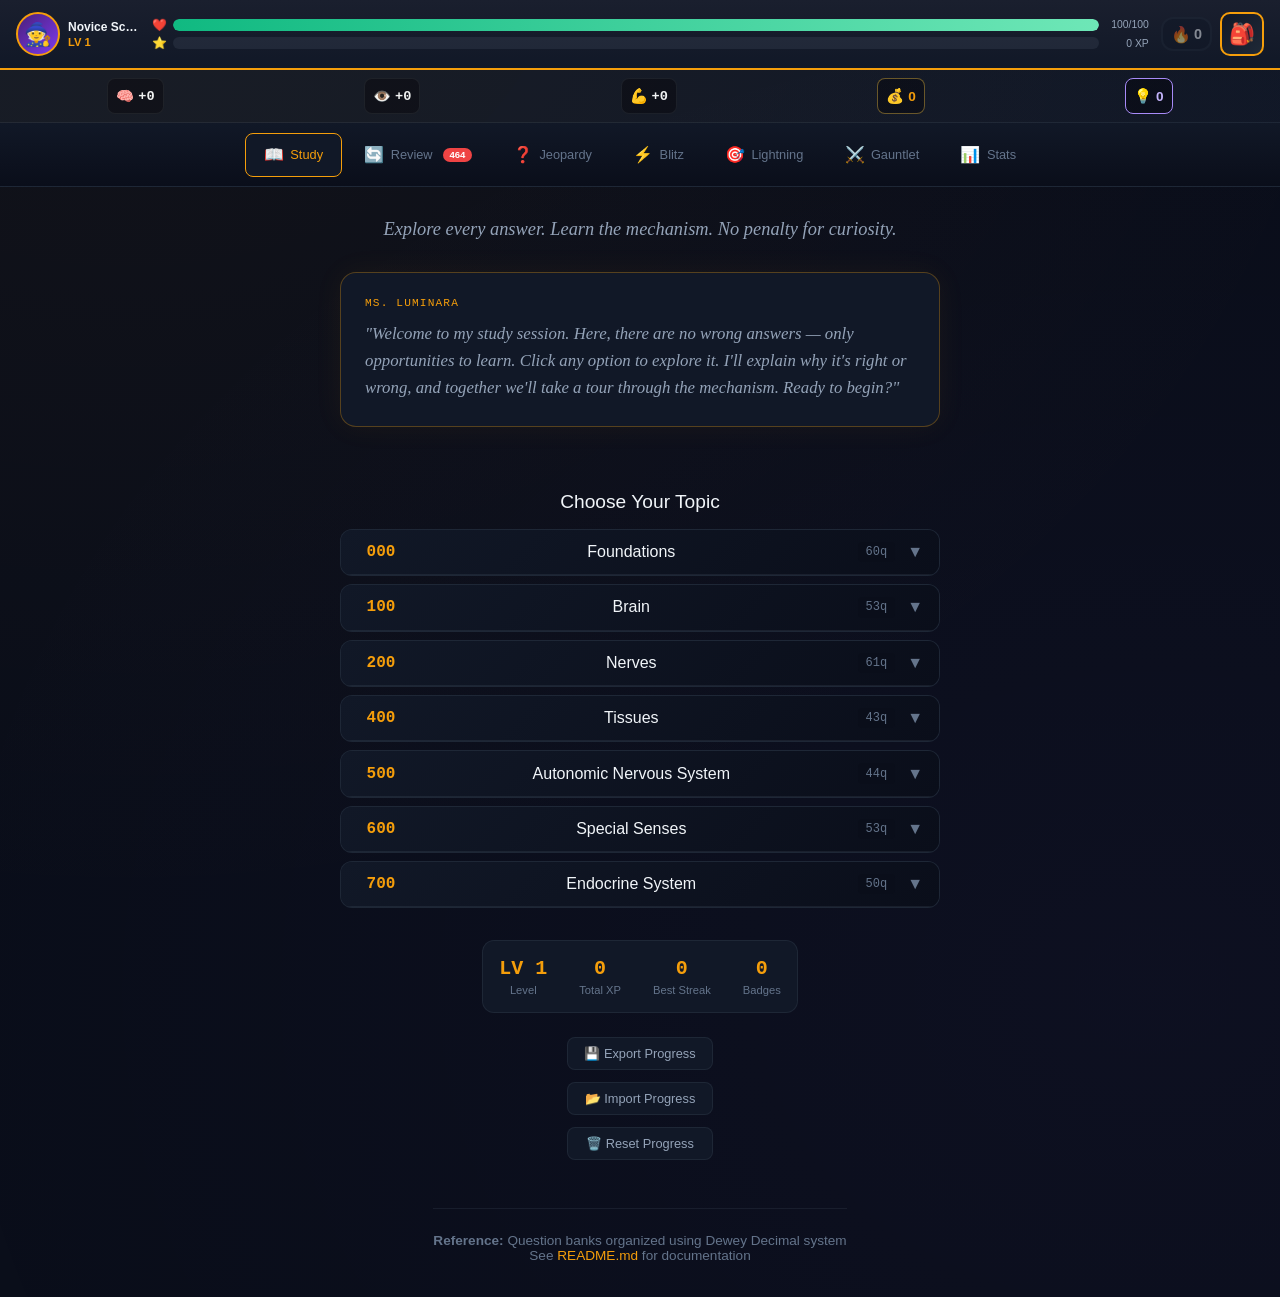
<file: mobile.html>
<!DOCTYPE html>
<html lang="en">
<head>
  <meta charset="UTF-8">
  <meta name="viewport" content="width=device-width, initial-scale=1.0, maximum-scale=1.0, user-scalable=no, viewport-fit=cover">
  <meta name="apple-mobile-web-app-capable" content="yes">
  <meta name="apple-mobile-web-app-status-bar-style" content="black-translucent">
  <meta name="apple-mobile-web-app-title" content="Luminara Quiz">
  <meta name="theme-color" content="#f5c542">
  <meta name="description" content="Gamified anatomy & physiology quiz with RPG mechanics - by Ms. Luminara">
  <title>Ms. Luminara's Quiz Lab</title>

  <!-- PWA Manifest -->
  <link rel="manifest" href="manifest.json">

  <!-- iOS Icons -->
  <link rel="apple-touch-icon" href="icons/icon-192.png">
  <link rel="apple-touch-icon" sizes="180x180" href="icons/icon-180.png">

  <!-- Stylesheets -->
  <link rel="stylesheet" href="000-core/000.0-styles.css">
  <link rel="stylesheet" href="000-core/000.0-dev-panel.css">
  <link rel="stylesheet" href="000-core/000.0-mobile.css">
  <style>
    /* ==================== MODE NAV TABS ==================== */
    .mode-nav {
      display: flex;
      justify-content: center;
      gap: 0.25rem;
      padding: 0.6rem 1rem;
      background: linear-gradient(180deg, var(--bg-card) 0%, var(--bg-deep) 100%);
      border-bottom: 1px solid var(--border);
      position: sticky;
      top: 0;
      z-index: 90;
    }

    .mode-tab {
      padding: 0.5rem 1.1rem;
      background: transparent;
      border: 1px solid transparent;
      border-radius: 8px;
      color: var(--text-dim);
      font-size: 0.8rem;
      cursor: pointer;
      transition: all 0.15s;
      display: flex;
      align-items: center;
      gap: 0.4rem;
      font-family: inherit;
    }

    .mode-tab:hover {
      background: var(--bg-card);
      color: var(--text-primary);
    }

    .mode-tab.active {
      background: var(--bg-card);
      border-color: var(--glow-warm);
      color: var(--glow-warm);
    }

    .mode-tab .icon { font-size: 1rem; }

    .mode-tab .badge {
      background: var(--incorrect);
      color: #fff;
      font-size: 0.6rem;
      padding: 0.1rem 0.4rem;
      border-radius: 10px;
      font-weight: 600;
      margin-left: 0.25rem;
    }

    /* ==================== MODULE CONTAINERS ==================== */
    .module-container { display: none; }
    .module-container.active { display: block; }

    /* ==================== BLITZ MODE ==================== */
    .blitz-container {
      max-width: 700px;
      margin: 2rem auto;
      padding: 0 1rem;
    }

    .blitz-header {
      background: var(--bg-card);
      border: 1px solid var(--border);
      border-radius: 12px;
      padding: 1.25rem;
      margin-bottom: 1rem;
      display: flex;
      justify-content: space-between;
      align-items: center;
    }

    .blitz-timer {
      font-size: 2.5rem;
      font-weight: 700;
      color: var(--glow-warm);
      font-variant-numeric: tabular-nums;
    }

    .blitz-timer.warning { color: #fbbf24; }
    .blitz-timer.danger { color: var(--incorrect); animation: blink 0.5s infinite; }

    @keyframes blink {
      0%, 100% { opacity: 1; }
      50% { opacity: 0.5; }
    }

    .blitz-score-display {
      text-align: right;
    }

    .blitz-score-display .score {
      font-size: 2rem;
      font-weight: 700;
      color: var(--correct);
    }

    .blitz-score-display .label {
      font-size: 0.75rem;
      color: var(--text-muted);
    }

    .blitz-start-btn {
      width: 100%;
      padding: 1.25rem;
      background: linear-gradient(135deg, var(--glow-warm) 0%, #f59e0b 100%);
      border: none;
      border-radius: 10px;
      color: #000;
      font-size: 1.2rem;
      font-weight: 700;
      cursor: pointer;
      transition: transform 0.1s, box-shadow 0.2s;
      margin-bottom: 1rem;
    }

    .blitz-start-btn:hover {
      transform: scale(1.02);
      box-shadow: 0 4px 20px rgba(245, 158, 11, 0.3);
    }

    .blitz-question-card {
      background: var(--bg-card);
      border: 1px solid var(--border);
      border-radius: 12px;
      padding: 1.5rem;
      margin-bottom: 1rem;
    }

    .blitz-question-text {
      font-size: 1.1rem;
      margin-bottom: 1rem;
      line-height: 1.5;
    }

    .blitz-options {
      display: grid;
      grid-template-columns: 1fr 1fr;
      gap: 0.75rem;
    }

    .blitz-option {
      padding: 1rem;
      background: var(--bg-card);
      border: 2px solid var(--border);
      border-radius: 8px;
      color: var(--text-primary);
      font-size: 0.9rem;
      cursor: pointer;
      transition: all 0.1s;
      text-align: center;
    }

    .blitz-option:hover:not(.disabled) {
      border-color: var(--glow-warm);
      background: var(--bg-card-hover);
    }

    .blitz-option.correct { background: var(--correct-soft); border-color: var(--correct); }
    .blitz-option.incorrect { background: var(--incorrect-soft); border-color: var(--incorrect); }
    .blitz-option.disabled { cursor: default; }

    .blitz-result {
      text-align: center;
      padding: 2rem;
    }

    .blitz-result .final-score {
      font-size: 4rem;
      font-weight: 700;
      color: var(--glow-warm);
    }

    .blitz-result .result-label {
      font-size: 1.2rem;
      color: var(--text-muted);
      margin-bottom: 1rem;
    }

    .blitz-result .xp-earned {
      font-size: 1.5rem;
      color: var(--correct);
      margin-top: 1rem;
    }

    /* ==================== JEOPARDY MODE ==================== */
    .jeopardy-container {
      max-width: 800px;
      margin: 2rem auto;
      padding: 0 1rem;
    }

    .jeopardy-clue-card {
      background: linear-gradient(135deg, #1a237e 0%, #0d47a1 100%);
      border: 3px solid #ffd700;
      border-radius: 16px;
      padding: 2.5rem;
      margin-bottom: 1.5rem;
      text-align: center;
      box-shadow: 0 8px 32px rgba(26, 35, 126, 0.5);
    }

    .jeopardy-category {
      font-size: 0.8rem;
      text-transform: uppercase;
      letter-spacing: 2px;
      color: rgba(255, 215, 0, 0.7);
      margin-bottom: 0.5rem;
    }

    .jeopardy-value {
      font-size: 2rem;
      font-weight: 700;
      color: #ffd700;
      margin-bottom: 1rem;
      text-shadow: 0 2px 8px rgba(0,0,0,0.3);
    }

    .jeopardy-clue-text {
      font-family: 'Georgia', serif;
      font-size: 1.4rem;
      color: #fff;
      line-height: 1.7;
      font-style: italic;
    }

    .jeopardy-answer-grid {
      display: grid;
      grid-template-columns: 1fr 1fr;
      gap: 1rem;
    }

    .jeopardy-answer-btn {
      padding: 1.25rem;
      background: var(--bg-card);
      border: 2px solid var(--border);
      border-radius: 10px;
      color: var(--text-primary);
      font-size: 1rem;
      cursor: pointer;
      transition: all 0.15s;
    }

    .jeopardy-answer-btn:hover:not(.disabled) {
      border-color: #ffd700;
      background: var(--bg-card-hover);
      transform: translateY(-2px);
    }

    .jeopardy-answer-btn.correct {
      background: rgba(52, 211, 153, 0.2);
      border-color: var(--correct);
    }

    .jeopardy-answer-btn.incorrect {
      background: var(--incorrect-soft);
      border-color: var(--incorrect);
    }

    .jeopardy-nav {
      display: flex;
      justify-content: center;
      gap: 1rem;
      margin-top: 1.5rem;
    }

    /* ==================== SRS REVIEW MODE ==================== */
    .review-container {
      max-width: 800px;
      margin: 2rem auto;
      padding: 0 1rem;
    }

    .review-header {
      background: var(--bg-card);
      border: 1px solid var(--border);
      border-radius: 12px;
      padding: 1.25rem;
      margin-bottom: 1rem;
      display: flex;
      justify-content: space-between;
      align-items: center;
    }

    .review-due-info {
      display: flex;
      flex-direction: column;
    }

    .review-due-count {
      font-size: 2rem;
      font-weight: 700;
      color: var(--glow-warm);
    }

    .review-due-label {
      font-size: 0.8rem;
      color: var(--text-muted);
    }

    .review-badges {
      display: flex;
      gap: 0.5rem;
    }

    .review-badge {
      padding: 0.3rem 0.6rem;
      border-radius: 6px;
      font-size: 0.7rem;
      font-weight: 600;
    }

    .review-badge.overdue { background: var(--incorrect-soft); color: var(--incorrect); }
    .review-badge.due { background: rgba(245, 197, 66, 0.2); color: var(--glow-warm); }
    .review-badge.new { background: rgba(52, 211, 153, 0.2); color: var(--correct); }

    .srs-buttons {
      display: flex;
      gap: 0.5rem;
      padding: 1rem;
      background: var(--bg-card);
      border-top: 1px solid var(--border);
      border-radius: 0 0 12px 12px;
    }

    .srs-btn {
      flex: 1;
      padding: 0.75rem 0.5rem;
      border: 1px solid var(--border);
      border-radius: 8px;
      background: var(--bg-card-hover);
      color: var(--text-muted);
      font-size: 0.8rem;
      cursor: pointer;
      transition: all 0.15s;
      text-align: center;
    }

    .srs-btn:hover { background: rgba(255,255,255,0.05); color: var(--text-primary); }

    .srs-btn.again { border-color: var(--incorrect); }
    .srs-btn.again:hover { background: var(--incorrect-soft); color: var(--incorrect); }
    .srs-btn.hard { border-color: #fbbf24; }
    .srs-btn.good { border-color: var(--correct); }
    .srs-btn.easy { border-color: #60a5fa; }

    .srs-btn .interval {
      display: block;
      font-size: 0.65rem;
      margin-top: 0.2rem;
      opacity: 0.7;
    }

    .review-empty {
      text-align: center;
      padding: 4rem 2rem;
      color: var(--text-muted);
    }

    .review-empty .icon { font-size: 4rem; margin-bottom: 1rem; }

    /* ==================== LIGHTNING MODE ==================== */
    .lightning-container {
      max-width: 700px;
      margin: 2rem auto;
      padding: 0 1rem;
    }

    .lightning-header {
      background: var(--bg-card);
      border: 1px solid var(--border);
      border-radius: 12px;
      padding: 1rem;
      margin-bottom: 1rem;
      display: flex;
      justify-content: space-between;
      align-items: center;
    }

    .lightning-progress {
      display: flex;
      gap: 0.5rem;
      align-items: center;
    }

    .lightning-dot {
      width: 12px;
      height: 12px;
      border-radius: 50%;
      background: var(--bg-card-hover);
      border: 1px solid var(--border);
    }

    .lightning-dot.correct { background: var(--correct); border-color: var(--correct); }
    .lightning-dot.wrong { background: var(--incorrect); border-color: var(--incorrect); }
    .lightning-dot.current { border-color: var(--glow-warm); box-shadow: 0 0 8px var(--glow-warm); }

    .lightning-strikes {
      display: flex;
      gap: 0.25rem;
      font-size: 1.5rem;
    }

    .lightning-strikes .strike { opacity: 0.2; }
    .lightning-strikes .strike.active { opacity: 1; }

    /* ==================== STATS VIEW ==================== */
    .stats-container {
      max-width: 900px;
      margin: 2rem auto;
      padding: 0 1rem;
    }

    .stats-grid {
      display: grid;
      grid-template-columns: repeat(auto-fit, minmax(180px, 1fr));
      gap: 1rem;
      margin-bottom: 2rem;
    }

    .stat-card {
      background: var(--bg-card);
      border: 1px solid var(--border);
      border-radius: 12px;
      padding: 1.5rem;
      text-align: center;
    }

    .stat-card .stat-value {
      font-size: 2.5rem;
      font-weight: 700;
      color: var(--glow-warm);
    }

    .stat-card .stat-label {
      font-size: 0.8rem;
      color: var(--text-muted);
      margin-top: 0.25rem;
    }

    .mastery-section {
      background: var(--bg-card);
      border: 1px solid var(--border);
      border-radius: 12px;
      padding: 1.5rem;
      margin-bottom: 1.5rem;
    }

    .mastery-title {
      font-size: 0.75rem;
      text-transform: uppercase;
      letter-spacing: 1px;
      color: var(--text-muted);
      margin-bottom: 1rem;
    }

    .mastery-row {
      display: flex;
      align-items: center;
      gap: 1rem;
      margin-bottom: 0.75rem;
    }

    .mastery-label { flex: 1; font-size: 0.9rem; }

    .mastery-bar {
      width: 150px;
      height: 8px;
      background: var(--bg-card);
      border-radius: 4px;
      overflow: hidden;
    }

    .mastery-fill {
      height: 100%;
      background: linear-gradient(90deg, var(--glow-warm), var(--correct));
      border-radius: 4px;
      transition: width 0.3s;
    }

    .mastery-pct {
      width: 40px;
      text-align: right;
      font-size: 0.85rem;
      color: var(--text-muted);
    }

    /* ==================== RESPONSIVE ==================== */
    @media (max-width: 768px) {
      .mode-nav {
        overflow-x: auto;
        justify-content: flex-start;
        padding: 0.5rem;
      }

      .mode-tab {
        padding: 0.4rem 0.8rem;
        font-size: 0.75rem;
        white-space: nowrap;
      }

      .blitz-options,
      .jeopardy-answer-grid {
        grid-template-columns: 1fr;
      }

      .blitz-timer { font-size: 2rem; }
    }
  </style>
</head>
<body>
  <!-- ==================== CHARACTER BAR (RPG HUD) ==================== -->
  <div class="character-bar" id="characterBar">
    <div class="char-left">
      <div class="char-avatar" id="charAvatar">🧙</div>
      <div class="char-info">
        <div class="char-name" id="charTitle">Novice Scholar</div>
        <div class="char-level">LV <span id="charLevel">1</span></div>
      </div>
    </div>
    <div class="char-bars">
      <div class="bar-row hp-row">
        <span class="bar-icon">❤️</span>
        <div class="bar-track">
          <div class="bar-fill hp-fill" id="hpFill" style="width: 100%"></div>
        </div>
        <span class="bar-text" id="hpText">100/100</span>
      </div>
      <div class="bar-row xp-row">
        <span class="bar-icon">⭐</span>
        <div class="bar-track">
          <div class="bar-fill xp-fill" id="xpFill" style="width: 0%"></div>
        </div>
        <span class="bar-text" id="xpText">0 XP</span>
      </div>
    </div>
    <div class="char-right">
      <div class="streak-display" id="streakDisplay">
        <span class="streak-icon">🔥</span>
        <span class="streak-count" id="streakCount">0</span>
      </div>
      <button class="inventory-btn" id="inventoryBtn">🎒</button>
    </div>
  </div>

  <!-- Quick Stats Row -->
  <div class="quick-stats" id="quickStats">
    <div class="quick-stat" id="statInt">
      <span class="stat-icon">🧠</span>
      <span class="stat-mod" id="intMod">+0</span>
    </div>
    <div class="quick-stat" id="statWis">
      <span class="stat-icon">👁️</span>
      <span class="stat-mod" id="wisMod">+0</span>
    </div>
    <div class="quick-stat" id="statCon">
      <span class="stat-icon">💪</span>
      <span class="stat-mod" id="conMod">+0</span>
    </div>
    <div class="quick-stat gold" id="statGold">
      <span class="stat-icon">💰</span>
      <span class="stat-val" id="goldDisplay">0</span>
    </div>
    <div class="quick-stat insight" id="statInsight">
      <span class="stat-icon">💡</span>
      <span class="stat-val" id="insightDisplay">0</span>
    </div>
  </div>

  <!-- Loading Overlay -->
  <div id="loader" class="hidden">
    <div class="loader-content">
      <div class="spinner"></div>
      <p>Loading questions...</p>
    </div>
  </div>

  <!-- Error Message -->
  <div id="errorMessage" class="hidden"></div>

  <!-- Mode Navigation -->
  <nav class="mode-nav" id="modeNav">
    <button class="mode-tab active" data-mode="study">
      <span class="icon">📖</span> Study
    </button>
    <button class="mode-tab" data-mode="review">
      <span class="icon">🔄</span> Review
      <span class="badge" id="dueBadge" style="display:none">0</span>
    </button>
    <button class="mode-tab" data-mode="jeopardy">
      <span class="icon">❓</span> Jeopardy
    </button>
    <button class="mode-tab" data-mode="blitz">
      <span class="icon">⚡</span> Blitz
    </button>
    <button class="mode-tab" data-mode="lightning">
      <span class="icon">🎯</span> Lightning
    </button>
    <button class="mode-tab" data-mode="gauntlet">
      <span class="icon">⚔️</span> Gauntlet
    </button>
    <button class="mode-tab" data-mode="stats">
      <span class="icon">📊</span> Stats
    </button>
  </nav>

  <!-- Study Module (Original landing + study view) -->
  <div class="module-container active" id="module-study">
    <!-- Landing Page -->
    <div id="landing">
      <div class="landing-content">
        <p class="subtitle">Explore every answer. Learn the mechanism. No penalty for curiosity.</p>

        <div class="luminara-welcome">
          <div class="speaker">Ms. Luminara</div>
          <p>"Welcome to my study session. Here, there are no wrong answers — only opportunities to learn. Click any option to explore it. I'll explain why it's right or wrong, and together we'll take a tour through the mechanism. Ready to begin?"</p>
        </div>

        <h2>Choose Your Topic</h2>
        <div id="quizSelect" class="quiz-select">
          <div class="loading-placeholder">Loading categories...</div>
        </div>

        <div id="landingStats" class="landing-stats"></div>

        <div class="progress-controls">
          <button class="progress-btn" onclick="exportProgress()" title="Download your progress as a file">
            💾 Export Progress
          </button>
          <button class="progress-btn" onclick="document.getElementById('importFile').click()" title="Load progress from a file">
            📂 Import Progress
          </button>
          <input type="file" id="importFile" accept=".json" style="display:none" onchange="importProgress(this)">
          <button class="progress-btn danger" onclick="confirmResetProgress()" title="Start fresh">
            🗑️ Reset Progress
          </button>
        </div>

        <div class="reference-note">
          <p><strong>Reference:</strong> Question banks organized using Dewey Decimal system</p>
          <p>See <a href="README.md">README.md</a> for documentation</p>
        </div>
      </div>
    </div>

    <!-- Study View -->
    <div id="studyView">
      <div id="statsBar" class="stats-bar"></div>

      <div class="progress-bar">
        <div id="progressFill" class="progress-fill"></div>
      </div>

      <div class="nav-header">
        <button class="nav-btn" onclick="goHome()">← Back to Topics</button>
        <span id="progressInfo">Question 1 of 10</span>
      </div>

      <div id="questionArea"></div>

      <div class="nav-footer">
        <button id="prevBtn" class="nav-btn" onclick="prevQuestion()">← Previous</button>
        <button id="nextBtn" class="nav-btn primary" onclick="nextQuestion()">Next →</button>
      </div>
    </div>
  </div>

  <!-- Review Module (SRS) -->
  <div class="module-container" id="module-review">
    <div class="review-container">
      <div class="review-header">
        <div class="review-due-info">
          <div class="review-due-count" id="reviewDueCount">0</div>
          <div class="review-due-label">questions to review</div>
        </div>
        <div class="review-badges" id="reviewBadges"></div>
      </div>
      <div id="reviewArea">
        <div class="review-empty">
          <div class="icon">✨</div>
          <h3>All caught up!</h3>
          <p>No reviews due right now. Come back later or study new topics.</p>
        </div>
      </div>
    </div>
  </div>

  <!-- Jeopardy Module -->
  <div class="module-container" id="module-jeopardy">
    <div class="jeopardy-container">
      <div id="jeopardyArea">
        <div class="loading">Loading Jeopardy...</div>
      </div>
    </div>
  </div>

  <!-- Blitz Module -->
  <div class="module-container" id="module-blitz">
    <div class="blitz-container">
      <div class="blitz-header">
        <div class="blitz-timer" id="blitzTimer">1:00</div>
        <div class="blitz-score-display">
          <div class="score" id="blitzScore">0</div>
          <div class="label">correct</div>
        </div>
      </div>
      <button class="blitz-start-btn" id="blitzStartBtn" onclick="QuizModes.startBlitz()">
        Start 60-Second Blitz!
      </button>
      <div id="blitzQuestion"></div>
    </div>
  </div>

  <!-- Lightning Module -->
  <div class="module-container" id="module-lightning">
    <div class="lightning-container">
      <div class="lightning-header">
        <div class="lightning-progress" id="lightningProgress"></div>
        <div class="lightning-strikes" id="lightningStrikes">
          <span class="strike active">❌</span>
          <span class="strike active">❌</span>
          <span class="strike active">❌</span>
        </div>
      </div>
      <button class="blitz-start-btn" id="lightningStartBtn" onclick="QuizModes.startLightning()">
        Start Lightning Round (10 Questions)
      </button>
      <div id="lightningQuestion"></div>
    </div>
  </div>

  <!-- Gauntlet Module (Roguelike Boss Battles) -->
  <div class="module-container" id="module-gauntlet">
    <div class="gauntlet-container">
      <div class="gauntlet-landing" id="gauntletLanding">
        <div class="gauntlet-header">
          <h1>⚔️ The Luminara Gauntlet</h1>
          <p class="gauntlet-subtitle">A roguelike quiz adventure with boss battles</p>
        </div>

        <div class="gauntlet-intro">
          <div class="speaker">Ms. Luminara</div>
          <p>"Welcome to the Gauntlet, brave scholar. Here, your knowledge becomes your weapon. Answer questions to build power, defeat bosses using your D20 abilities, and climb the high scores. How far can you go before the shadows claim you?"</p>
        </div>

        <div class="difficulty-select">
          <h3>Choose Your Challenge</h3>
          <div class="difficulty-grid">
            <button class="difficulty-btn easy" onclick="quiz.startGauntletRun('easy')">
              <span class="diff-icon">🌱</span>
              <span class="diff-name">Study Session</span>
              <span class="diff-desc">3 questions per wave • 0.5x score</span>
            </button>
            <button class="difficulty-btn normal" onclick="quiz.startGauntletRun('normal')">
              <span class="diff-icon">📚</span>
              <span class="diff-name">Standard</span>
              <span class="diff-desc">5 questions per wave • 1x score</span>
            </button>
            <button class="difficulty-btn hard locked" id="hardBtn" onclick="quiz.startGauntletRun('hard')">
              <span class="diff-icon">🔥</span>
              <span class="diff-name">Challenge</span>
              <span class="diff-desc">7 questions per wave • 1.5x score</span>
              <span class="unlock-req">Unlock: Complete 3 runs</span>
            </button>
            <button class="difficulty-btn nightmare locked" id="nightmareBtn" onclick="quiz.startGauntletRun('nightmare')">
              <span class="diff-icon">💀</span>
              <span class="diff-name">Nightmare</span>
              <span class="diff-desc">10 questions per wave • 2.5x score</span>
              <span class="unlock-req">Unlock: Beat Challenge mode</span>
            </button>
          </div>
        </div>

        <div class="gauntlet-actions">
          <button class="gauntlet-btn leaderboard" onclick="quiz.renderer.showHighScores()">
            🏆 Leaderboard
          </button>
          <button class="gauntlet-btn shop" onclick="quiz.renderer.showPowerUpShop(runManager?.data?.arcadeTokens || 0)">
            ⚡ Power-Up Shop
          </button>
        </div>

        <div class="gauntlet-stats" id="gauntletStats">
          <div class="g-stat">
            <span class="g-value" id="gTotalRuns">0</span>
            <span class="g-label">Runs</span>
          </div>
          <div class="g-stat">
            <span class="g-value" id="gBestScore">0</span>
            <span class="g-label">Best Score</span>
          </div>
          <div class="g-stat">
            <span class="g-value" id="gBossesSlain">0</span>
            <span class="g-label">Bosses Slain</span>
          </div>
          <div class="g-stat">
            <span class="g-value" id="gTokens">0</span>
            <span class="g-label">🎮 Tokens</span>
          </div>
        </div>
      </div>

      <!-- Run progress bar (shown during active run) -->
      <div id="runProgressBar" class="run-progress-bar" style="display:none;"></div>

      <!-- Boss arena (rendered by renderer) -->
      <div id="gauntletArena" style="display:none;"></div>
    </div>
  </div>

  <!-- Stats Module -->
  <div class="module-container" id="module-stats">
    <div class="stats-container">
      <div class="stats-grid" id="statsGrid"></div>
      <div class="mastery-section" id="masterySection">
        <div class="mastery-title">Category Mastery</div>
        <div id="masteryBars"></div>
      </div>
    </div>
  </div>

  <!-- Dev Panel -->
  <div id="devPanel" class="dev-panel hidden">
    <div class="dev-panel-header">
      <span>Dev Tools</span>
      <button onclick="toggleDevPanel()" class="dev-close">×</button>
    </div>
    <div class="dev-panel-content">
      <div class="dev-section">
        <h4>Quick Actions</h4>
        <button onclick="location.reload()" class="dev-btn">Refresh Page</button>
        <button onclick="reloadStyles()" class="dev-btn">Reload CSS</button>
        <button onclick="reloadQuestions()" class="dev-btn">Reload Questions</button>
      </div>
      <div class="dev-section">
        <h4>Live CSS Tweaks</h4>
        <label>Background: <input type="color" id="devBgColor" value="#0a0e1a" onchange="updateCSSVar('--bg-deep', this.value)"></label>
        <label>Glow: <input type="color" id="devGlowColor" value="#f59e0b" onchange="updateCSSVar('--glow-warm', this.value)"></label>
      </div>
    </div>
  </div>

  <!-- Core Scripts -->
  <script src="000-core/000.0-dev-tools.js"></script>
  <script src="000-core/000.4-persistence.js"></script>
  <script src="000-core/000.3-gamification.js"></script>
  <script src="000-core/000.6-scaffolding.js"></script>
  <script src="000-core/000.7-d20-system.js"></script>
  <script src="000-core/000.8-loot-system.js"></script>
  <script src="000-core/000.14-scaffold-remediation.js"></script>
  <script src="000-core/000.15-boss-system.js"></script>
  <script src="000-core/000.16-run-manager.js"></script>
  <script src="000-core/000.17-powerups.js"></script>
  <script src="000-core/000.18-high-scores.js"></script>
  <script src="000-core/000.2-renderer.js"></script>
  <!-- Renderer Extension Modules -->
  <script src="000-core/000.2.2-renderer-inventory.js"></script>
  <script src="000-core/000.2.3-renderer-d20-ui.js"></script>
  <script src="000-core/000.1-app.js"></script>

  <!-- Mode Manager Script -->
  <script>
    /**
     * QuizModes - Manages Blitz, Lightning, Jeopardy, and Review modes
     * Integrates with the existing LuminaraQuiz system
     */
    const QuizModes = {
      questions: [],
      srsData: {},
      currentMode: 'study',
      mentorStyles: ['luminara', 'frizzle', 'feynman'],
      wrongHistory: {},

      // Blitz state
      blitz: { active: false, timer: 60, score: 0, index: 0, interval: null },

      // Lightning state
      lightning: { active: false, index: 0, strikes: 3, results: [], maxQuestions: 10 },

      // Jeopardy state
      jeopardy: { index: 0, score: 0 },

      // ==================== INIT ====================
      async init() {
        this.loadSrsData();
        await this.loadAllQuestions();
        this.setupModeNavigation();
        this.updateDueBadge();
      },

      loadSrsData() {
        const srs = localStorage.getItem('luminara_srs_data');
        const wrong = localStorage.getItem('luminara_wrong_history');
        if (srs) this.srsData = JSON.parse(srs);
        if (wrong) this.wrongHistory = JSON.parse(wrong);
      },

      saveSrsData() {
        localStorage.setItem('luminara_srs_data', JSON.stringify(this.srsData));
        localStorage.setItem('luminara_wrong_history', JSON.stringify(this.wrongHistory));
      },

      async loadAllQuestions() {
        try {
          const registry = await fetch('000-core/question-registry.json').then(r => r.json());
          for (const cat of registry.categories) {
            for (const bank of cat.banks) {
              try {
                const data = await fetch(`${cat.folder}/${bank.file}`).then(r => r.json());
                if (data.questions) {
                  data.questions.forEach(q => {
                    q._category = cat.name;
                    q._bank = bank.title || bank.name;
                    this.questions.push(q);
                  });
                }
              } catch (e) {}
            }
          }
          this.shuffleArray(this.questions);
        } catch (e) {
          console.error('Failed to load questions:', e);
        }
      },

      shuffleArray(arr) {
        for (let i = arr.length - 1; i > 0; i--) {
          const j = Math.floor(Math.random() * (i + 1));
          [arr[i], arr[j]] = [arr[j], arr[i]];
        }
      },

      // ==================== MODE NAVIGATION ====================
      setupModeNavigation() {
        document.querySelectorAll('.mode-tab').forEach(tab => {
          tab.addEventListener('click', () => {
            const mode = tab.dataset.mode;
            this.switchMode(mode);
          });
        });
      },

      switchMode(mode) {
        this.currentMode = mode;

        // Update tabs
        document.querySelectorAll('.mode-tab').forEach(t => t.classList.remove('active'));
        document.querySelector(`[data-mode="${mode}"]`)?.classList.add('active');

        // Update containers
        document.querySelectorAll('.module-container').forEach(c => c.classList.remove('active'));
        document.getElementById(`module-${mode}`)?.classList.add('active');

        // Special handling for Study mode - restore original landing/studyView visibility
        if (mode === 'study') {
          const landing = document.getElementById('landing');
          const studyView = document.getElementById('studyView');
          // If studyView is active (user was in a quiz), keep it visible
          // Otherwise show landing
          if (!studyView.classList.contains('active')) {
            landing.classList.remove('hidden');
          }
        }

        // Initialize mode
        if (mode === 'review') this.initReview();
        if (mode === 'jeopardy') this.initJeopardy();
        if (mode === 'stats') this.renderStats();
      },

      // ==================== DUE BADGE ====================
      updateDueBadge() {
        const due = this.getDueQuestions();
        const badge = document.getElementById('dueBadge');
        if (due.length > 0) {
          badge.style.display = 'inline';
          badge.textContent = due.length;
        } else {
          badge.style.display = 'none';
        }
      },

      getDueQuestions() {
        const now = Date.now();
        return this.questions.filter(q => {
          const srs = this.srsData[q.id];
          if (!srs) return true; // New
          return srs.nextReview <= now;
        });
      },

      // ==================== REVIEW MODE (SRS) ====================
      initReview() {
        const due = this.getDueQuestions();
        document.getElementById('reviewDueCount').textContent = due.length;

        // Badges
        const now = Date.now();
        let overdue = 0, dueNow = 0, newCards = 0;
        due.forEach(q => {
          const srs = this.srsData[q.id];
          if (!srs) { newCards++; }
          else if (srs.nextReview < now - 86400000) { overdue++; }
          else { dueNow++; }
        });

        const badges = document.getElementById('reviewBadges');
        badges.innerHTML = '';
        if (overdue) badges.innerHTML += `<span class="review-badge overdue">${overdue} overdue</span>`;
        if (dueNow) badges.innerHTML += `<span class="review-badge due">${dueNow} due</span>`;
        if (newCards) badges.innerHTML += `<span class="review-badge new">${newCards} new</span>`;

        // Render questions
        const area = document.getElementById('reviewArea');
        if (!due.length) {
          area.innerHTML = `
            <div class="review-empty">
              <div class="icon">✨</div>
              <h3>All caught up!</h3>
              <p>No reviews due right now. Come back later or study new topics.</p>
            </div>
          `;
          return;
        }

        area.innerHTML = due.slice(0, 5).map(q => this.renderReviewCard(q)).join('');
      },

      renderReviewCard(q) {
        const mentor = this.getMentorForQuestion(q.id);
        const srs = this.srsData[q.id] || { interval: 0, easeFactor: 2.5 };
        const isNew = !this.srsData[q.id];

        return `
          <div class="blitz-question-card" data-qid="${q.id}" data-mentor="${mentor}">
            <div style="font-size:0.7rem;color:var(--text-muted);margin-bottom:0.5rem;">
              ${q._category} ${isNew ? '<span style="color:var(--correct)">• NEW</span>' : ''}
            </div>
            <div class="blitz-question-text">${q.q}</div>
            <div class="blitz-options">
              ${q.options.map((opt, i) => `
                <button class="blitz-option" onclick="QuizModes.answerReview('${q.id}', ${i})">${opt}</button>
              `).join('')}
            </div>
            <div class="srs-buttons" id="srs-${q.id}" style="display:none;">
              <button class="srs-btn again" onclick="QuizModes.rateSrs('${q.id}', 0)">
                Again<span class="interval">&lt;1m</span>
              </button>
              <button class="srs-btn hard" onclick="QuizModes.rateSrs('${q.id}', 1)">
                Hard<span class="interval">${this.formatInterval(Math.max(1, srs.interval * 1.2))}</span>
              </button>
              <button class="srs-btn good" onclick="QuizModes.rateSrs('${q.id}', 2)">
                Good<span class="interval">${this.formatInterval(srs.interval < 1 ? 10 : srs.interval * srs.easeFactor)}</span>
              </button>
              <button class="srs-btn easy" onclick="QuizModes.rateSrs('${q.id}', 3)">
                Easy<span class="interval">${this.formatInterval(srs.interval < 1 ? 4*24*60 : srs.interval * srs.easeFactor * 1.5)}</span>
              </button>
            </div>
          </div>
        `;
      },

      answerReview(qid, optIndex) {
        const q = this.questions.find(q => q.id === qid);
        if (!q) return;

        const card = document.querySelector(`[data-qid="${qid}"]`);
        const options = card.querySelectorAll('.blitz-option');
        const isCorrect = optIndex === q.answer;

        options.forEach((opt, i) => {
          opt.classList.add('disabled');
          opt.onclick = null;
          if (i === q.answer) opt.classList.add('correct');
          if (i === optIndex && !isCorrect) opt.classList.add('incorrect');
        });

        // Show SRS buttons
        document.getElementById(`srs-${qid}`).style.display = 'flex';

        // Award XP via gamification if available
        if (typeof gamification !== 'undefined' && gamification && typeof persistence !== 'undefined') {
          if (isCorrect) {
            const result = gamification.processCorrectAnswer(qid, { completedWarmups: false, exploredWrongFirst: false });
            if (quiz && quiz.renderer) {
              quiz.renderer.renderStatsBar();
              quiz.renderer.showXPPopup(result.xp, gamification.getStreakMessage(result.streak), false);
            }
          } else {
            gamification.processWrongAnswer(qid);
            if (!this.wrongHistory[qid]) this.wrongHistory[qid] = [];
            const mentor = card.dataset.mentor;
            if (!this.wrongHistory[qid].includes(mentor)) {
              this.wrongHistory[qid].push(mentor);
            }
          }
        }
      },

      rateSrs(qid, rating) {
        const now = Date.now();
        let srs = this.srsData[qid] || { interval: 1, easeFactor: 2.5, reviewCount: 0 };

        if (rating === 0) {
          srs.interval = 1;
          srs.easeFactor = Math.max(1.3, srs.easeFactor - 0.2);
        } else if (rating === 1) {
          srs.interval = Math.max(1, srs.interval * 1.2);
          srs.easeFactor = Math.max(1.3, srs.easeFactor - 0.15);
        } else if (rating === 2) {
          srs.interval = srs.interval < 1 ? 10 : srs.interval * srs.easeFactor;
        } else {
          srs.interval = srs.interval < 1 ? 4 * 24 * 60 : srs.interval * srs.easeFactor * 1.5;
          srs.easeFactor += 0.1;
        }

        srs.nextReview = now + (srs.interval * 60 * 1000);
        srs.reviewCount = (srs.reviewCount || 0) + 1;

        this.srsData[qid] = srs;
        this.saveSrsData();

        // Replace buttons with confirmation
        const btns = document.getElementById(`srs-${qid}`);
        btns.innerHTML = `<div style="text-align:center;color:var(--correct);padding:0.5rem;width:100%;">
          ✓ Scheduled for ${this.formatInterval(srs.interval)}
        </div>`;

        this.updateDueBadge();
      },

      formatInterval(minutes) {
        if (!minutes || minutes < 1) return '<1m';
        if (minutes < 60) return `${Math.round(minutes)}m`;
        if (minutes < 24 * 60) return `${Math.round(minutes / 60)}h`;
        return `${Math.round(minutes / (24 * 60))}d`;
      },

      getMentorForQuestion(qid) {
        const used = this.wrongHistory[qid] || [];
        if (used.length > 0) {
          const available = this.mentorStyles.filter(s => !used.includes(s));
          if (available.length > 0) {
            return available[Math.floor(Math.random() * available.length)];
          }
        }
        return this.mentorStyles[Math.floor(Math.random() * this.mentorStyles.length)];
      },

      // ==================== JEOPARDY MODE ====================
      initJeopardy() {
        this.jeopardy.index = 0;
        this.shuffleArray(this.questions);
        this.renderJeopardyQuestion();
      },

      renderJeopardyQuestion() {
        const q = this.questions[this.jeopardy.index];
        if (!q) return;

        const clue = this.getJeopardyClue(q);
        const shuffledOpts = [...q.options].sort(() => Math.random() - 0.5);
        const value = (this.jeopardy.index + 1) * 100;

        document.getElementById('jeopardyArea').innerHTML = `
          <div class="jeopardy-clue-card">
            <div class="jeopardy-category">${q._category || 'Anatomy'}</div>
            <div class="jeopardy-value">$${value}</div>
            <div class="jeopardy-clue-text">"${clue}"</div>
          </div>
          <div class="jeopardy-answer-grid">
            ${shuffledOpts.map(opt => `
              <button class="jeopardy-answer-btn" onclick="QuizModes.answerJeopardy('${q.id}', '${opt.replace(/'/g, "\\'")}')">${opt}</button>
            `).join('')}
          </div>
          <div class="jeopardy-nav">
            <span style="color:var(--text-muted);">Score: <strong style="color:var(--glow-warm);">$${this.jeopardy.score}</strong></span>
          </div>
        `;
      },

      getJeopardyClue(q) {
        let clue = null;

        // Priority 1: Use the mechanism metaphor (best for Jeopardy - descriptive)
        if (q.mechanism?.metaphor) {
          clue = q.mechanism.metaphor;
        }
        // Priority 2: Use mechanism content
        else if (q.mechanism?.content) {
          clue = q.mechanism.content;
        }
        // Priority 3: Use the correct answer's explanation
        else if (q.optionExplains && q.optionExplains[q.answer]) {
          const exp = q.optionExplains[q.answer];
          clue = exp.text || (typeof exp === 'string' ? exp : null);
        }
        // Priority 4: General explanation
        else {
          clue = q.explain;
        }

        // Fallback to question itself
        if (!clue) return q.q;

        // Clean up clue text - remove verdict prefixes that don't work as clues
        clue = clue
          .replace(/^Correct!\s*/i, '')
          .replace(/^Incorrect[.!]?\s*/i, '')
          .replace(/^Yes[.!]?\s*/i, '')
          .replace(/^No[.!]?\s*/i, '')
          .replace(/^That's right[.!]?\s*/i, '')
          .replace(/^Stay close\s*—?\s*/i, '')
          .replace(/^Come with me\s*—?\s*/i, '')
          .replace(/^Let me show you\s*—?\s*/i, '');

        // Truncate very long clues for readability
        if (clue.length > 300) {
          clue = clue.substring(0, 297) + '...';
        }

        return clue;
      },

      answerJeopardy(qid, selectedOpt) {
        const q = this.questions.find(q => q.id === qid);
        if (!q) return;

        const correct = q.options[q.answer];
        const isCorrect = selectedOpt === correct;
        const value = (this.jeopardy.index + 1) * 100;

        document.querySelectorAll('.jeopardy-answer-btn').forEach(btn => {
          btn.classList.add('disabled');
          btn.onclick = null;
          if (btn.textContent === correct) btn.classList.add('correct');
          if (btn.textContent === selectedOpt && !isCorrect) btn.classList.add('incorrect');
        });

        if (isCorrect) {
          this.jeopardy.score += value;
        }

        // Award XP
        if (typeof gamification !== 'undefined' && gamification) {
          if (isCorrect) {
            gamification.processCorrectAnswer(qid, { completedWarmups: false, exploredWrongFirst: false });
          } else {
            gamification.processWrongAnswer(qid);
          }
          if (quiz && quiz.renderer) quiz.renderer.renderStatsBar();
        }

        setTimeout(() => {
          this.jeopardy.index++;
          if (this.jeopardy.index >= this.questions.length) {
            this.jeopardy.index = 0;
            this.shuffleArray(this.questions);
          }
          this.renderJeopardyQuestion();
        }, 1500);
      },

      // ==================== BLITZ MODE ====================
      startBlitz() {
        this.blitz = { active: true, timer: 60, score: 0, index: 0, interval: null };
        this.shuffleArray(this.questions);

        document.getElementById('blitzStartBtn').style.display = 'none';
        document.getElementById('blitzScore').textContent = '0';
        document.getElementById('blitzTimer').className = 'blitz-timer';

        this.renderBlitzQuestion();

        this.blitz.interval = setInterval(() => {
          this.blitz.timer--;
          const el = document.getElementById('blitzTimer');
          el.textContent = `0:${this.blitz.timer.toString().padStart(2, '0')}`;

          if (this.blitz.timer <= 10) el.className = 'blitz-timer danger';
          else if (this.blitz.timer <= 20) el.className = 'blitz-timer warning';

          if (this.blitz.timer <= 0) this.endBlitz();
        }, 1000);
      },

      renderBlitzQuestion() {
        if (!this.blitz.active) return;
        const q = this.questions[this.blitz.index % this.questions.length];

        document.getElementById('blitzQuestion').innerHTML = `
          <div class="blitz-question-card">
            <div class="blitz-question-text">${q.q}</div>
            <div class="blitz-options">
              ${q.options.map((opt, i) => `
                <button class="blitz-option" onclick="QuizModes.answerBlitz('${q.id}', ${i})">${opt}</button>
              `).join('')}
            </div>
          </div>
        `;
      },

      answerBlitz(qid, optIndex) {
        if (!this.blitz.active) return;
        const q = this.questions.find(q => q.id === qid);
        if (!q) return;

        if (optIndex === q.answer) {
          this.blitz.score++;
          document.getElementById('blitzScore').textContent = this.blitz.score;
        }

        this.blitz.index++;
        this.renderBlitzQuestion();
      },

      endBlitz() {
        clearInterval(this.blitz.interval);
        this.blitz.active = false;

        const score = this.blitz.score;
        const xp = score * 15;

        // Award XP
        if (typeof persistence !== 'undefined') {
          persistence.addXP(xp);
          if (quiz && quiz.renderer) quiz.renderer.renderStatsBar();
        }

        document.getElementById('blitzQuestion').innerHTML = `
          <div class="blitz-result">
            <div class="result-label">Time's Up!</div>
            <div class="final-score">${score}</div>
            <div class="result-label">questions correct</div>
            <div class="xp-earned">+${xp} XP</div>
          </div>
        `;

        document.getElementById('blitzStartBtn').style.display = 'block';
        document.getElementById('blitzStartBtn').textContent = 'Play Again';
        document.getElementById('blitzTimer').textContent = '1:00';
        document.getElementById('blitzTimer').className = 'blitz-timer';
      },

      // ==================== LIGHTNING MODE ====================
      startLightning() {
        this.lightning = { active: true, index: 0, strikes: 3, results: [], maxQuestions: 10 };
        this.shuffleArray(this.questions);

        document.getElementById('lightningStartBtn').style.display = 'none';
        this.renderLightningProgress();
        this.renderLightningQuestion();
      },

      renderLightningProgress() {
        const prog = document.getElementById('lightningProgress');
        prog.innerHTML = Array(this.lightning.maxQuestions).fill(0).map((_, i) => {
          let cls = 'lightning-dot';
          if (i < this.lightning.results.length) {
            cls += this.lightning.results[i] ? ' correct' : ' wrong';
          } else if (i === this.lightning.index) {
            cls += ' current';
          }
          return `<div class="${cls}"></div>`;
        }).join('');

        const strikes = document.getElementById('lightningStrikes');
        strikes.innerHTML = [0, 1, 2].map(i =>
          `<span class="strike ${i < this.lightning.strikes ? 'active' : ''}">${i < this.lightning.strikes ? '❌' : '💀'}</span>`
        ).join('');
      },

      renderLightningQuestion() {
        if (!this.lightning.active) return;

        if (this.lightning.strikes <= 0 || this.lightning.index >= this.lightning.maxQuestions) {
          this.endLightning();
          return;
        }

        const q = this.questions[this.lightning.index % this.questions.length];

        document.getElementById('lightningQuestion').innerHTML = `
          <div class="blitz-question-card">
            <div style="font-size:0.75rem;color:var(--text-muted);margin-bottom:0.5rem;">
              Question ${this.lightning.index + 1} of ${this.lightning.maxQuestions}
            </div>
            <div class="blitz-question-text">${q.q}</div>
            <div class="blitz-options">
              ${q.options.map((opt, i) => `
                <button class="blitz-option" onclick="QuizModes.answerLightning('${q.id}', ${i})">${opt}</button>
              `).join('')}
            </div>
          </div>
        `;
      },

      answerLightning(qid, optIndex) {
        if (!this.lightning.active) return;
        const q = this.questions.find(q => q.id === qid);
        if (!q) return;

        const isCorrect = optIndex === q.answer;
        this.lightning.results.push(isCorrect);

        if (!isCorrect) {
          this.lightning.strikes--;
        }

        // Show feedback
        const options = document.querySelectorAll('#lightningQuestion .blitz-option');
        options.forEach((opt, i) => {
          opt.classList.add('disabled');
          opt.onclick = null;
          if (i === q.answer) opt.classList.add('correct');
          if (i === optIndex && !isCorrect) opt.classList.add('incorrect');
        });

        this.renderLightningProgress();

        setTimeout(() => {
          this.lightning.index++;
          this.renderLightningQuestion();
        }, 800);
      },

      endLightning() {
        this.lightning.active = false;
        const correct = this.lightning.results.filter(r => r).length;
        const total = this.lightning.results.length;
        const xp = correct * 20;

        // Award XP
        if (typeof persistence !== 'undefined') {
          persistence.addXP(xp);
          if (quiz && quiz.renderer) quiz.renderer.renderStatsBar();
        }

        const won = this.lightning.strikes > 0 && correct === this.lightning.maxQuestions;

        document.getElementById('lightningQuestion').innerHTML = `
          <div class="blitz-result">
            <div class="result-label">${won ? 'Perfect Round!' : this.lightning.strikes <= 0 ? 'Struck Out!' : 'Round Complete'}</div>
            <div class="final-score">${correct}/${total}</div>
            <div class="result-label">questions correct</div>
            <div class="xp-earned">+${xp} XP</div>
          </div>
        `;

        document.getElementById('lightningStartBtn').style.display = 'block';
        document.getElementById('lightningStartBtn').textContent = 'Play Again';
      },

      // ==================== STATS ====================
      renderStats() {
        const stats = typeof gamification !== 'undefined' && gamification ?
          gamification.getStats() : { level: 1, totalXP: 0, currentStreak: 0, bestStreak: 0, totalAnswered: 0, accuracy: 0 };

        document.getElementById('statsGrid').innerHTML = `
          <div class="stat-card">
            <div class="stat-value">${stats.level}</div>
            <div class="stat-label">Level</div>
          </div>
          <div class="stat-card">
            <div class="stat-value">${stats.totalXP.toLocaleString()}</div>
            <div class="stat-label">Total XP</div>
          </div>
          <div class="stat-card">
            <div class="stat-value">${stats.currentStreak}</div>
            <div class="stat-label">Current Streak</div>
          </div>
          <div class="stat-card">
            <div class="stat-value">${stats.bestStreak}</div>
            <div class="stat-label">Best Streak</div>
          </div>
          <div class="stat-card">
            <div class="stat-value">${stats.totalAnswered}</div>
            <div class="stat-label">Answered</div>
          </div>
          <div class="stat-card">
            <div class="stat-value">${stats.accuracy}%</div>
            <div class="stat-label">Accuracy</div>
          </div>
        `;

        // Category mastery
        const categories = {};
        this.questions.forEach(q => {
          if (!categories[q._category]) categories[q._category] = { total: 0, reviewed: 0 };
          categories[q._category].total++;
          if (this.srsData[q.id]) categories[q._category].reviewed++;
        });

        document.getElementById('masteryBars').innerHTML = Object.entries(categories).map(([cat, data]) => {
          const pct = data.total > 0 ? Math.round((data.reviewed / data.total) * 100) : 0;
          return `
            <div class="mastery-row">
              <span class="mastery-label">${cat}</span>
              <div class="mastery-bar"><div class="mastery-fill" style="width:${pct}%"></div></div>
              <span class="mastery-pct">${pct}%</span>
            </div>
          `;
        }).join('');
      }
    };

    // Initialize after main quiz loads
    document.addEventListener('DOMContentLoaded', () => {
      setTimeout(() => QuizModes.init(), 500);
    });
  </script>

  <!-- Mobile RPG HUD Controller -->
  <script>
    const MobileRPG = {
      init() {
        this.updateDisplay();
        this.setupEventListeners();
        // Update display every 2 seconds to catch changes
        setInterval(() => this.updateDisplay(), 2000);
      },

      setupEventListeners() {
        // Avatar and stats open character sheet
        document.getElementById('charAvatar')?.addEventListener('click', () => this.showCharacterSheet());
        document.getElementById('statInt')?.addEventListener('click', () => this.showCharacterSheet());
        document.getElementById('statWis')?.addEventListener('click', () => this.showCharacterSheet());
        document.getElementById('statCon')?.addEventListener('click', () => this.showCharacterSheet());

        // Gold and inventory button open inventory
        document.getElementById('statGold')?.addEventListener('click', () => this.showInventory());
        document.getElementById('inventoryBtn')?.addEventListener('click', () => this.showInventory());

        // Insight can be used during questions
        document.getElementById('statInsight')?.addEventListener('click', () => this.useInsight());
      },

      updateDisplay() {
        if (typeof quiz === 'undefined') return;

        const char = quiz.d20System?.character;
        const gam = quiz.gamification;
        const scaffold = quiz.scaffold;

        if (!char && !gam) return;

        // Level and title
        const level = gam?.level || 1;
        document.getElementById('charLevel').textContent = level;
        document.getElementById('charTitle').textContent = this.getTitleForLevel(level);

        // HP
        if (scaffold) {
          const hp = scaffold.currentHP || 100;
          const maxHp = scaffold.maxHP || 100;
          const pct = Math.max(0, Math.min(100, (hp / maxHp) * 100));
          document.getElementById('hpFill').style.width = pct + '%';
          document.getElementById('hpText').textContent = `${hp}/${maxHp}`;

          // Color coding
          const hpFill = document.getElementById('hpFill');
          if (pct > 50) hpFill.style.background = 'linear-gradient(90deg, var(--correct) 0%, #6ee7b7 100%)';
          else if (pct > 25) hpFill.style.background = 'linear-gradient(90deg, #fbbf24 0%, #fcd34d 100%)';
          else hpFill.style.background = 'linear-gradient(90deg, var(--incorrect) 0%, #fca5a5 100%)';
        }

        // XP
        if (gam) {
          const xp = gam.xp || 0;
          const nextLevel = gam.xpForNextLevel || 100;
          const prevLevel = gam.xpForCurrentLevel || 0;
          const progress = ((xp - prevLevel) / (nextLevel - prevLevel)) * 100;
          document.getElementById('xpFill').style.width = Math.min(100, progress) + '%';
          document.getElementById('xpText').textContent = `${xp} XP`;
        }

        // Streak
        const streak = gam?.streak || 0;
        document.getElementById('streakCount').textContent = streak;
        const streakEl = document.getElementById('streakDisplay');
        if (streak > 0) streakEl.classList.add('active');
        else streakEl.classList.remove('active');

        // Stats
        if (char) {
          const getMod = (stat) => {
            const val = char.stats?.[stat] || 10;
            const mod = Math.floor((val - 10) / 2);
            return mod >= 0 ? `+${mod}` : `${mod}`;
          };
          document.getElementById('intMod').textContent = getMod('intelligence');
          document.getElementById('wisMod').textContent = getMod('wisdom');
          document.getElementById('conMod').textContent = getMod('constitution');
        }

        // Gold
        const gold = char?.gold || gam?.gold || 0;
        document.getElementById('goldDisplay').textContent = gold;

        // Insight points
        const insight = scaffold?.insightPoints || 0;
        document.getElementById('insightDisplay').textContent = insight;
      },

      getTitleForLevel(level) {
        const titles = [
          'Novice Scholar', 'Curious Mind', 'Eager Learner', 'Knowledge Seeker',
          'Anatomy Adept', 'Body Mapper', 'System Scholar', 'Physio Pioneer',
          'Organ Oracle', 'Neural Navigator', 'Master Anatomist', 'Luminara\'s Heir'
        ];
        return titles[Math.min(level - 1, titles.length - 1)] || titles[0];
      },

      showCharacterSheet() {
        if (typeof quiz !== 'undefined' && quiz.renderer?.showCharacterSheet) {
          quiz.renderer.showCharacterSheet();
        }
      },

      showInventory() {
        if (typeof quiz !== 'undefined' && quiz.renderer?.showInventory) {
          quiz.renderer.showInventory();
        }
      },

      useInsight() {
        if (typeof quiz !== 'undefined' && quiz.scaffold?.useInsight) {
          quiz.scaffold.useInsight();
          this.updateDisplay();
        }
      }
    };

    // Initialize after quiz loads
    window.addEventListener('load', () => {
      setTimeout(() => MobileRPG.init(), 1000);
    });
  </script>

  <!-- Service Worker Registration for PWA -->
  <script>
    if ('serviceWorker' in navigator) {
      window.addEventListener('load', () => {
        navigator.serviceWorker.register('./sw.js')
          .then((registration) => {
            console.log('[PWA] Service Worker registered:', registration.scope);
          })
          .catch((error) => {
            console.warn('[PWA] Service Worker registration failed:', error);
          });
      });
    }
  </script>
</body>
</html>
</file>
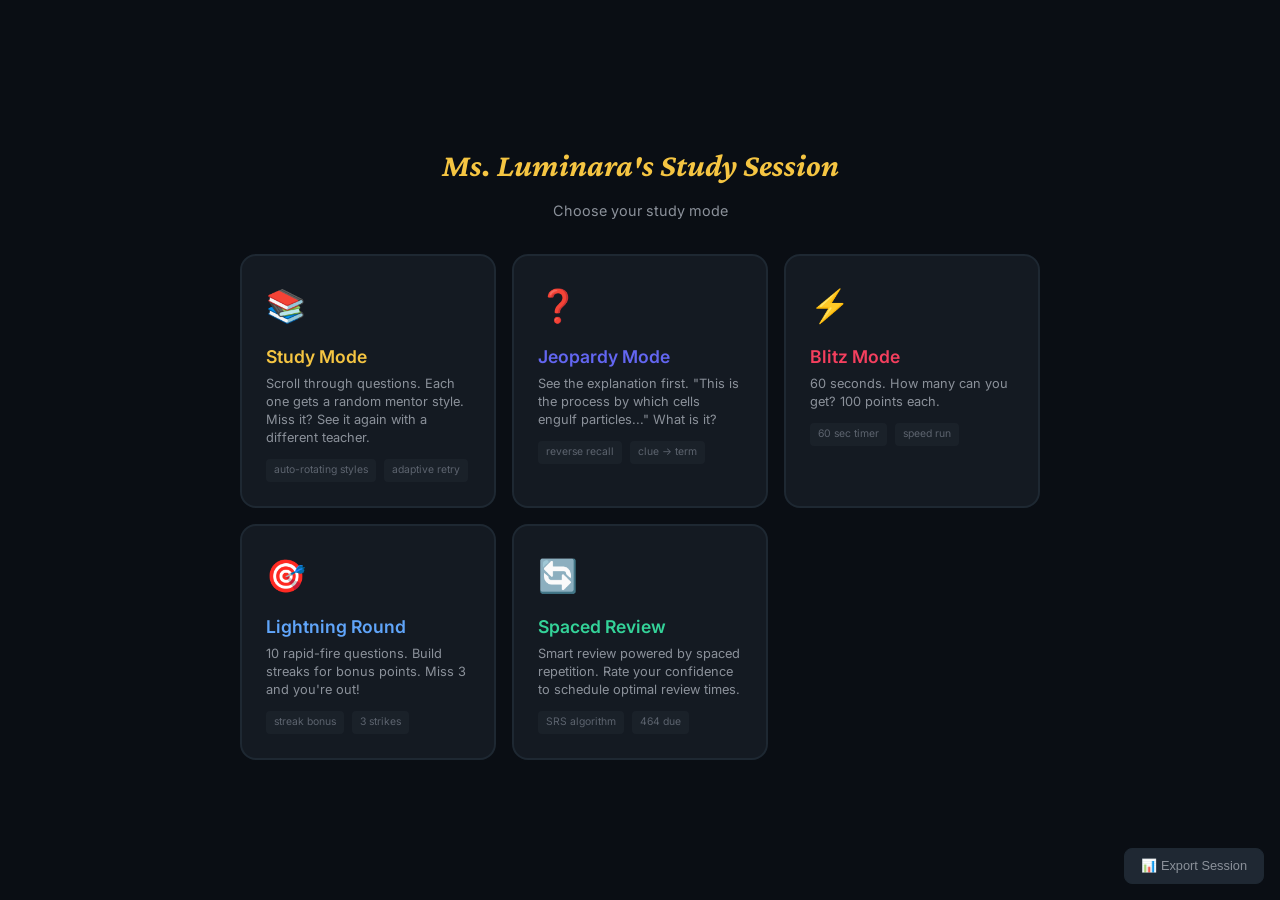
<file: quick-quiz.html>
<!DOCTYPE html>
<html lang="en">
<head>
  <meta charset="UTF-8">
  <meta name="viewport" content="width=device-width, initial-scale=1.0, maximum-scale=1.0, user-scalable=no, viewport-fit=cover">
  <meta name="apple-mobile-web-app-capable" content="yes">
  <meta name="apple-mobile-web-app-status-bar-style" content="black-translucent">
  <meta name="apple-mobile-web-app-title" content="Luminara Study">
  <meta name="theme-color" content="#f5c542">
  <title>Study Session - Ms. Luminara</title>
  <link rel="manifest" href="manifest.json">
  <link rel="apple-touch-icon" href="icons/icon-192.png">
  <link href="https://fonts.googleapis.com/css2?family=Inter:wght@400;500;600;700&family=Crimson+Pro:ital,wght@0,400;0,600;1,400&display=swap" rel="stylesheet">
  <style>
    :root {
      --bg: #0a0e14;
      --card: #141a22;
      --card-border: #1e2832;
      --text: #e8eaed;
      --text-dim: #8b919a;
      --text-muted: #5c636e;
      --correct: #34d399;
      --correct-bg: rgba(52, 211, 153, 0.08);
      --incorrect: #f87171;
      --incorrect-bg: rgba(248, 113, 113, 0.08);
      --luminara: #f5c542;
      --luminara-bg: rgba(245, 197, 66, 0.08);
      --frizzle: #a78bfa;
      --frizzle-bg: rgba(167, 139, 250, 0.08);
      --feynman: #60a5fa;
      --feynman-bg: rgba(96, 165, 250, 0.08);
      --jeopardy: #6366f1;
      --jeopardy-bg: rgba(99, 102, 241, 0.15);
      --blitz: #f43f5e;
      --blitz-bg: rgba(244, 63, 94, 0.15);
      --layer-1: #1a2129;
      --layer-2: #1f2833;
      --layer-3: #252f3c;
    }

    * { margin: 0; padding: 0; box-sizing: border-box; }

    body {
      background: var(--bg);
      color: var(--text);
      font-family: 'Inter', -apple-system, sans-serif;
      line-height: 1.6;
    }

    /* MODE SELECTOR */
    .mode-selector {
      position: fixed;
      inset: 0;
      background: var(--bg);
      z-index: 1000;
      display: flex;
      flex-direction: column;
      align-items: center;
      justify-content: center;
      padding: 2rem;
    }

    .mode-selector.hidden { display: none; }

    .mode-title {
      font-family: 'Crimson Pro', serif;
      font-size: 2rem;
      color: var(--luminara);
      margin-bottom: 0.5rem;
      font-style: italic;
    }

    .mode-subtitle {
      color: var(--text-dim);
      margin-bottom: 2rem;
      font-size: 0.9rem;
    }

    .mode-grid {
      display: grid;
      grid-template-columns: repeat(auto-fit, minmax(240px, 1fr));
      gap: 1rem;
      max-width: 800px;
      width: 100%;
    }

    .mode-card {
      background: var(--card);
      border: 2px solid var(--card-border);
      border-radius: 16px;
      padding: 1.5rem;
      cursor: pointer;
      transition: all 0.2s;
      text-align: left;
    }

    .mode-card:hover {
      transform: translateY(-4px);
      border-color: var(--text-muted);
    }

    .mode-card.study:hover { border-color: var(--luminara); }
    .mode-card.jeopardy:hover { border-color: var(--jeopardy); }
    .mode-card.blitz:hover { border-color: var(--blitz); }
    .mode-card.lightning:hover { border-color: var(--feynman); }
    .mode-card.review:hover { border-color: var(--correct); }

    .mode-icon { font-size: 2rem; margin-bottom: 0.75rem; }

    .mode-name { font-size: 1.1rem; font-weight: 600; margin-bottom: 0.25rem; }
    .mode-card.study .mode-name { color: var(--luminara); }
    .mode-card.jeopardy .mode-name { color: var(--jeopardy); }
    .mode-card.blitz .mode-name { color: var(--blitz); }
    .mode-card.lightning .mode-name { color: var(--feynman); }
    .mode-card.review .mode-name { color: var(--correct); }

    .mode-desc { font-size: 0.8rem; color: var(--text-dim); line-height: 1.4; }

    .mode-keys { margin-top: 0.75rem; display: flex; gap: 0.5rem; flex-wrap: wrap; }
    .mode-key { font-size: 0.65rem; padding: 0.2rem 0.5rem; background: var(--layer-1); border-radius: 4px; color: var(--text-muted); }

    /* Header */
    .sticky-header {
      position: fixed;
      top: 0; left: 0; right: 0;
      background: rgba(10, 14, 20, 0.95);
      backdrop-filter: blur(10px);
      border-bottom: 1px solid var(--card-border);
      z-index: 100;
      padding: 0.75rem 1.5rem;
    }

    .header-inner {
      max-width: 900px;
      margin: 0 auto;
      display: flex;
      justify-content: space-between;
      align-items: center;
      flex-wrap: wrap;
      gap: 0.5rem;
    }

    .header-left { display: flex; align-items: center; gap: 1rem; }

    .logo {
      font-family: 'Crimson Pro', serif;
      font-size: 1.1rem;
      color: var(--luminara);
      font-style: italic;
      cursor: pointer;
    }
    .logo:hover { text-decoration: underline; }

    .current-mode {
      font-size: 0.7rem;
      padding: 0.25rem 0.6rem;
      border-radius: 12px;
      font-weight: 600;
      text-transform: uppercase;
    }
    .current-mode.study { background: var(--luminara-bg); color: var(--luminara); }
    .current-mode.jeopardy { background: var(--jeopardy-bg); color: var(--jeopardy); }
    .current-mode.blitz { background: var(--blitz-bg); color: var(--blitz); }
    .current-mode.lightning { background: var(--feynman-bg); color: var(--feynman); }

    .topic-filter { display: flex; gap: 0.4rem; }

    .topic-pill {
      padding: 0.3rem 0.7rem;
      background: var(--card);
      border: 1px solid var(--card-border);
      border-radius: 20px;
      color: var(--text-dim);
      font-size: 0.75rem;
      cursor: pointer;
      transition: all 0.15s;
    }
    .topic-pill:hover { border-color: var(--text-muted); color: var(--text); }
    .topic-pill.active { background: var(--luminara); color: #000; border-color: var(--luminara); }

    .stats-row { display: flex; gap: 1rem; font-size: 0.8rem; }
    .stat { display: flex; align-items: center; gap: 0.3rem; color: var(--text-dim); }
    .stat.correct { color: var(--correct); }
    .stat.incorrect { color: var(--incorrect); }

    /* Timer */
    .timer-bar {
      display: none;
      position: fixed;
      top: 60px; left: 0; right: 0;
      height: 4px;
      background: var(--card-border);
      z-index: 99;
    }
    .timer-bar.show { display: block; }
    .timer-fill { height: 100%; background: var(--blitz); transition: width 0.1s linear; }

    .timer-display {
      position: fixed;
      top: 70px; right: 1.5rem;
      font-size: 2rem;
      font-weight: 700;
      color: var(--blitz);
      z-index: 99;
    }
    .timer-display.hidden { display: none; }

    /* Main */
    .main-content {
      max-width: 900px;
      margin: 0 auto;
      padding: 5rem 1.5rem 4rem;
    }
    .main-content.with-timer { padding-top: 7rem; }

    .question-list { display: flex; flex-direction: column; gap: 1rem; }

    /* Question Card */
    .question-card {
      background: var(--card);
      border: 1px solid var(--card-border);
      border-radius: 12px;
      overflow: hidden;
      transition: all 0.2s;
    }
    .question-card:hover { border-color: var(--text-muted); }
    .question-card.answered-correct { border-color: var(--correct); border-left: 3px solid var(--correct); }
    .question-card.answered-incorrect { border-color: var(--incorrect); border-left: 3px solid var(--incorrect); }
    .question-card.jeopardy-mode { border-color: var(--jeopardy); }

    .q-header {
      padding: 1rem 1.25rem 0.5rem;
      display: flex;
      justify-content: space-between;
      align-items: flex-start;
    }

    .q-meta { font-size: 0.7rem; color: var(--text-muted); text-transform: uppercase; letter-spacing: 0.5px; }

    .q-badges { display: flex; gap: 0.5rem; }

    .q-badge {
      font-size: 0.65rem;
      padding: 0.2rem 0.5rem;
      border-radius: 10px;
      background: var(--layer-1);
      color: var(--text-dim);
    }
    .q-badge.correct { background: var(--correct-bg); color: var(--correct); }
    .q-badge.incorrect { background: var(--incorrect-bg); color: var(--incorrect); }
    .q-badge.jeopardy { background: var(--jeopardy-bg); color: var(--jeopardy); }
    .q-badge.luminara { background: var(--luminara-bg); color: var(--luminara); }
    .q-badge.frizzle { background: var(--frizzle-bg); color: var(--frizzle); }
    .q-badge.feynman { background: var(--feynman-bg); color: var(--feynman); }
    .q-badge.retry { background: rgba(251, 191, 36, 0.15); color: #fbbf24; }

    .q-body { padding: 0.5rem 1.25rem 1rem; }

    .q-text { font-size: 1.05rem; font-weight: 500; line-height: 1.5; margin-bottom: 1rem; }

    /* Jeopardy Clue */
    .jeopardy-clue {
      background: var(--jeopardy-bg);
      border: 1px solid var(--jeopardy);
      border-radius: 8px;
      padding: 1.25rem;
      margin-bottom: 1rem;
    }

    .jeopardy-label {
      font-size: 0.7rem;
      text-transform: uppercase;
      letter-spacing: 1px;
      color: var(--jeopardy);
      margin-bottom: 0.5rem;
      text-align: center;
    }

    .jeopardy-text {
      font-family: 'Crimson Pro', serif;
      font-size: 1.1rem;
      line-height: 1.6;
      color: var(--text);
      text-align: center;
    }

    .jeopardy-prompt {
      font-size: 0.85rem;
      color: var(--text-dim);
      margin-top: 1rem;
      text-align: center;
      font-style: italic;
    }

    /* Options */
    .options-grid { display: flex; flex-direction: column; gap: 0.5rem; }

    .option {
      display: flex;
      align-items: flex-start;
      gap: 0.75rem;
      padding: 0.85rem 1rem;
      background: var(--layer-1);
      border: 1px solid transparent;
      border-radius: 8px;
      cursor: pointer;
      transition: all 0.15s;
    }
    .option:hover:not(.disabled) { background: var(--layer-2); border-color: var(--text-muted); }
    .option.disabled { cursor: default; }
    .option.selected-correct { background: var(--correct-bg); border-color: var(--correct); }
    .option.selected-incorrect { background: var(--incorrect-bg); border-color: var(--incorrect); }
    .option.reveal-correct { background: var(--correct-bg); border-color: var(--correct); }

    .option-marker {
      width: 22px; height: 22px; min-width: 22px;
      display: flex; align-items: center; justify-content: center;
      border-radius: 50%;
      background: var(--layer-2);
      font-size: 0.7rem;
      font-weight: 600;
      color: var(--text-dim);
    }
    .option.selected-correct .option-marker, .option.reveal-correct .option-marker { background: var(--correct); color: #000; }
    .option.selected-incorrect .option-marker { background: var(--incorrect); color: #fff; }

    .option-text { flex: 1; font-size: 0.95rem; color: var(--text); }

    /* Feedback Layers */
    .layer-feedback {
      display: none;
      padding: 1rem 1.25rem;
      background: var(--layer-1);
      border-top: 1px solid var(--card-border);
    }
    .layer-feedback.show { display: block; }

    .feedback-row { display: flex; justify-content: space-between; align-items: center; }

    .verdict { font-weight: 600; font-size: 0.9rem; }
    .verdict.correct { color: var(--correct); }
    .verdict.incorrect { color: var(--incorrect); }

    .verdict-hint { font-size: 0.85rem; color: var(--text-dim); margin-top: 0.25rem; }

    .expand-trigger {
      display: flex;
      align-items: center;
      gap: 0.4rem;
      padding: 0.4rem 0.8rem;
      background: var(--layer-2);
      border: 1px solid var(--card-border);
      border-radius: 6px;
      color: var(--text-dim);
      font-size: 0.75rem;
      cursor: pointer;
    }
    .expand-trigger:hover { background: var(--layer-3); color: var(--text); }
    .expand-trigger .arrow { transition: transform 0.2s; }
    .expand-trigger.open .arrow { transform: rotate(180deg); }

    /* Explanation Layer */
    .layer-explain {
      display: none;
      padding: 1.25rem;
      border-top: 1px solid var(--card-border);
    }
    .layer-explain.show { display: block; }

    .layer-explain.luminara { background: var(--luminara-bg); }
    .layer-explain.frizzle { background: var(--frizzle-bg); }
    .layer-explain.feynman { background: var(--feynman-bg); }

    .mentor-label {
      font-size: 0.7rem;
      font-weight: 600;
      text-transform: uppercase;
      letter-spacing: 0.5px;
      margin-bottom: 0.75rem;
    }
    .layer-explain.luminara .mentor-label { color: var(--luminara); }
    .layer-explain.frizzle .mentor-label { color: var(--frizzle); }
    .layer-explain.feynman .mentor-label { color: var(--feynman); }

    .explain-text {
      font-family: 'Crimson Pro', serif;
      font-size: 1.05rem;
      line-height: 1.8;
      color: var(--text);
    }

    .option-breakdown {
      margin-top: 1.25rem;
      padding-top: 1rem;
      border-top: 1px solid rgba(255,255,255,0.1);
    }

    .option-explain {
      padding: 0.5rem 0;
      border-bottom: 1px solid rgba(255,255,255,0.05);
      font-size: 0.85rem;
      line-height: 1.6;
      font-family: 'Inter', sans-serif;
    }
    .option-explain:last-child { border-bottom: none; }

    .option-explain-marker {
      display: inline-block;
      width: 18px; height: 18px;
      text-align: center;
      line-height: 18px;
      border-radius: 50%;
      font-size: 0.65rem;
      margin-right: 0.5rem;
    }
    .option-explain-marker.correct { background: var(--correct-bg); color: var(--correct); }
    .option-explain-marker.wrong { background: var(--incorrect-bg); color: var(--incorrect); }

    .metaphor-box {
      margin-top: 1rem;
      padding: 0.85rem 1rem;
      background: rgba(0,0,0,0.2);
      border-left: 3px solid currentColor;
      border-radius: 0 8px 8px 0;
    }

    .metaphor-label {
      font-size: 0.65rem;
      text-transform: uppercase;
      letter-spacing: 0.5px;
      opacity: 0.8;
      margin-bottom: 0.25rem;
      font-family: 'Inter', sans-serif;
    }

    .metaphor-text {
      font-family: 'Crimson Pro', serif;
      font-size: 0.95rem;
      font-style: italic;
    }

    /* Blitz Mode */
    .blitz-container {
      display: none;
      min-height: calc(100vh - 120px);
      align-items: center;
      justify-content: center;
    }
    .blitz-container.show { display: flex; }

    .blitz-card {
      width: 100%;
      max-width: 700px;
      background: var(--card);
      border: 2px solid var(--blitz);
      border-radius: 16px;
      padding: 2rem;
      text-align: center;
    }

    .blitz-question { font-size: 1.3rem; font-weight: 500; margin-bottom: 1.5rem; line-height: 1.5; }

    .blitz-options { display: grid; grid-template-columns: 1fr 1fr; gap: 1rem; }

    .blitz-option {
      padding: 1rem 1.25rem;
      background: var(--layer-1);
      border: 2px solid var(--card-border);
      border-radius: 12px;
      cursor: pointer;
      font-size: 1rem;
      transition: all 0.15s;
      display: flex;
      align-items: center;
      gap: 0.75rem;
    }
    .blitz-option:hover { border-color: var(--blitz); background: var(--layer-2); }
    .blitz-option .key {
      width: 28px; height: 28px;
      display: flex; align-items: center; justify-content: center;
      background: var(--layer-2);
      border-radius: 6px;
      font-weight: 600;
    }
    .blitz-option.correct { border-color: var(--correct); background: var(--correct-bg); }
    .blitz-option.incorrect { border-color: var(--incorrect); background: var(--incorrect-bg); }

    .blitz-score { margin-top: 1.5rem; font-size: 1.5rem; font-weight: 700; color: var(--blitz); }

    /* Game Over */
    .game-over {
      display: none;
      position: fixed;
      inset: 0;
      background: rgba(10, 14, 20, 0.95);
      z-index: 200;
      flex-direction: column;
      align-items: center;
      justify-content: center;
    }
    .game-over.show { display: flex; }

    .game-over-title { font-size: 2.5rem; font-weight: 700; color: var(--blitz); margin-bottom: 1rem; }
    .game-over-score { font-size: 4rem; font-weight: 700; color: var(--text); margin-bottom: 0.5rem; }
    .game-over-label { color: var(--text-dim); margin-bottom: 2rem; }

    .game-over-btn {
      padding: 1rem 2rem;
      background: var(--blitz);
      border: none;
      border-radius: 12px;
      color: #fff;
      font-size: 1rem;
      font-weight: 600;
      cursor: pointer;
    }
    .game-over-btn:hover { transform: scale(1.05); }

    /* Keyboard hints */
    .keyboard-hints {
      position: fixed;
      bottom: 1rem;
      left: 50%;
      transform: translateX(-50%);
      display: flex;
      gap: 1.5rem;
      padding: 0.6rem 1.25rem;
      background: rgba(20, 26, 34, 0.95);
      border: 1px solid var(--card-border);
      border-radius: 10px;
      font-size: 0.7rem;
      color: var(--text-dim);
      z-index: 100;
    }
    .keyboard-hints kbd {
      padding: 0.15rem 0.4rem;
      background: var(--layer-2);
      border-radius: 4px;
      color: var(--text);
      margin: 0 0.15rem;
    }

    .scroll-top {
      position: fixed;
      bottom: 4rem; right: 1.5rem;
      width: 40px; height: 40px;
      background: var(--card);
      border: 1px solid var(--card-border);
      border-radius: 50%;
      display: flex; align-items: center; justify-content: center;
      color: var(--text-dim);
      cursor: pointer;
      opacity: 0;
      z-index: 100;
    }
    .scroll-top.show { opacity: 1; }

    .loading { text-align: center; padding: 4rem 2rem; color: var(--text-dim); }
    .loading-spinner {
      width: 32px; height: 32px;
      border: 2px solid var(--card-border);
      border-top-color: var(--luminara);
      border-radius: 50%;
      animation: spin 1s linear infinite;
      margin: 0 auto 1rem;
    }
    @keyframes spin { to { transform: rotate(360deg); } }

    @media (max-width: 640px) {
      .topic-filter { display: none; }
      .keyboard-hints { display: none; }
      .blitz-options { grid-template-columns: 1fr; }
    }

    /* SRS Review Mode Styles */
    .current-mode.review { background: rgba(52, 211, 153, 0.15); color: var(--correct); }

    .srs-buttons {
      display: none;
      padding: 1rem 1.25rem;
      background: var(--layer-1);
      border-top: 1px solid var(--card-border);
      gap: 0.5rem;
    }
    .srs-buttons.show { display: flex; }

    .srs-btn {
      flex: 1;
      padding: 0.65rem 0.5rem;
      border: 1px solid var(--card-border);
      border-radius: 8px;
      background: var(--layer-2);
      color: var(--text-dim);
      font-size: 0.75rem;
      cursor: pointer;
      transition: all 0.15s;
      text-align: center;
    }
    .srs-btn:hover { background: var(--layer-3); color: var(--text); }

    .srs-btn.again { border-color: var(--incorrect); }
    .srs-btn.again:hover { background: var(--incorrect-bg); color: var(--incorrect); }
    .srs-btn.hard { border-color: #fbbf24; }
    .srs-btn.hard:hover { background: rgba(251, 191, 36, 0.1); color: #fbbf24; }
    .srs-btn.good { border-color: var(--correct); }
    .srs-btn.good:hover { background: var(--correct-bg); color: var(--correct); }
    .srs-btn.easy { border-color: var(--feynman); }
    .srs-btn.easy:hover { background: var(--feynman-bg); color: var(--feynman); }

    .srs-btn .interval {
      display: block;
      font-size: 0.6rem;
      margin-top: 0.2rem;
      opacity: 0.7;
    }

    .srs-confirmed {
      text-align: center;
      padding: 0.75rem;
      color: var(--correct);
      font-size: 0.85rem;
    }

    .review-header {
      background: var(--card);
      border: 1px solid var(--card-border);
      border-radius: 12px;
      padding: 1.25rem;
      margin-bottom: 1rem;
      display: flex;
      justify-content: space-between;
      align-items: center;
    }

    .review-due-count {
      font-size: 2rem;
      font-weight: 700;
      color: var(--correct);
    }

    .review-due-label {
      font-size: 0.8rem;
      color: var(--text-dim);
    }

    .review-badges {
      display: flex;
      gap: 0.5rem;
    }

    .review-badge {
      padding: 0.3rem 0.6rem;
      border-radius: 6px;
      font-size: 0.7rem;
      font-weight: 600;
    }
    .review-badge.overdue { background: var(--incorrect-bg); color: var(--incorrect); }
    .review-badge.due { background: rgba(251, 191, 36, 0.15); color: #fbbf24; }
    .review-badge.new { background: var(--correct-bg); color: var(--correct); }
  </style>
</head>
<body>
  <!-- MODE SELECTOR -->
  <div class="mode-selector" id="modeSelector">
    <h1 class="mode-title">Ms. Luminara's Study Session</h1>
    <p class="mode-subtitle">Choose your study mode</p>

    <div class="mode-grid">
      <div class="mode-card study" onclick="Game.startMode('study')">
        <div class="mode-icon">📚</div>
        <div class="mode-name">Study Mode</div>
        <div class="mode-desc">Scroll through questions. Each one gets a random mentor style. Miss it? See it again with a different teacher.</div>
        <div class="mode-keys">
          <span class="mode-key">auto-rotating styles</span>
          <span class="mode-key">adaptive retry</span>
        </div>
      </div>

      <div class="mode-card jeopardy" onclick="Game.startMode('jeopardy')">
        <div class="mode-icon">❓</div>
        <div class="mode-name">Jeopardy Mode</div>
        <div class="mode-desc">See the explanation first. "This is the process by which cells engulf particles..." What is it?</div>
        <div class="mode-keys">
          <span class="mode-key">reverse recall</span>
          <span class="mode-key">clue → term</span>
        </div>
      </div>

      <div class="mode-card blitz" onclick="Game.startMode('blitz')">
        <div class="mode-icon">⚡</div>
        <div class="mode-name">Blitz Mode</div>
        <div class="mode-desc">60 seconds. How many can you get? 100 points each.</div>
        <div class="mode-keys">
          <span class="mode-key">60 sec timer</span>
          <span class="mode-key">speed run</span>
        </div>
      </div>

      <div class="mode-card lightning" onclick="Game.startMode('lightning')">
        <div class="mode-icon">🎯</div>
        <div class="mode-name">Lightning Round</div>
        <div class="mode-desc">10 rapid-fire questions. Build streaks for bonus points. Miss 3 and you're out!</div>
        <div class="mode-keys">
          <span class="mode-key">streak bonus</span>
          <span class="mode-key">3 strikes</span>
        </div>
      </div>

      <div class="mode-card review" onclick="Game.startMode('review')">
        <div class="mode-icon">🔄</div>
        <div class="mode-name">Spaced Review</div>
        <div class="mode-desc">Smart review powered by spaced repetition. Rate your confidence to schedule optimal review times.</div>
        <div class="mode-keys">
          <span class="mode-key">SRS algorithm</span>
          <span class="mode-key" id="dueCountPreview">0 due</span>
        </div>
      </div>
    </div>
  </div>

  <!-- MAIN APP -->
  <header class="sticky-header">
    <div class="header-inner">
      <div class="header-left">
        <div class="logo" onclick="Game.showModeSelector()">Ms. Luminara's Study Session</div>
        <span class="current-mode study" id="currentMode">Study</span>
        <div class="topic-filter" id="topicFilter">
          <button class="topic-pill active" data-topic="all">All</button>
        </div>
      </div>
      <div class="stats-row">
        <span class="stat correct"><span id="correctCount">0</span> correct</span>
        <span class="stat incorrect"><span id="incorrectCount">0</span> wrong</span>
        <span class="stat"><span id="answeredCount">0</span>/<span id="totalCount">0</span></span>
      </div>
    </div>
  </header>

  <div class="timer-bar" id="timerBar"><div class="timer-fill" id="timerFill"></div></div>
  <div class="timer-display hidden" id="timerDisplay">60</div>

  <main class="main-content" id="mainContent">
    <div class="question-list" id="questionList">
      <div class="loading"><div class="loading-spinner"></div>Loading...</div>
    </div>
    <div class="blitz-container" id="blitzContainer"></div>
  </main>

  <div class="game-over" id="gameOver">
    <div class="game-over-title">Time's Up!</div>
    <div class="game-over-score" id="finalScore">0</div>
    <div class="game-over-label">points</div>
    <button class="game-over-btn" onclick="Game.showModeSelector()">Play Again</button>
  </div>

  <button class="scroll-top" id="scrollTop">↑</button>

  <div class="keyboard-hints">
    <span><kbd>1</kbd>-<kbd>4</kbd> answer</span>
    <span><kbd>E</kbd> explain</span>
    <span><kbd>↓</kbd><kbd>↑</kbd> navigate</span>
    <span><kbd>Esc</kbd> menu</span>
  </div>

  <script>
    const MENTORS = ['luminara', 'frizzle', 'feynman'];

    const Game = {
      questions: [],
      shuffled: [],
      answered: new Map(),
      questionStyles: new Map(),  // qid -> current mentor style
      wrongHistory: new Map(),    // qid -> array of wrong attempts with styles used
      correct: 0,
      incorrect: 0,
      currentTopic: 'all',
      focusedIndex: 0,
      mode: 'study',
      timer: null,
      timeLeft: 60,
      blitzScore: 0,
      blitzIndex: 0,
      lightningStreak: 0,
      lightningMisses: 0,
      lightningCount: 0,

      async init() {
        await this.loadQuestions();
        this.renderTopics();
        this.bindKeys();
        this.bindScroll();
      },

      async loadQuestions() {
        try {
          const registry = await fetch('000-core/question-registry.json').then(r => r.json());
          for (const category of registry.categories) {
            for (const bank of category.banks) {
              try {
                const data = await fetch(`${category.folder}/${bank.file}`).then(r => r.json());
                if (data.questions) {
                  data.questions.forEach(q => {
                    q._category = category.name;
                    q._bank = bank.name;
                    this.questions.push(q);
                  });
                }
              } catch (e) { console.warn(`Could not load ${bank.file}`); }
            }
          }
          console.log(`Loaded ${this.questions.length} questions`);
        } catch (e) { console.error('Failed to load questions:', e); }
      },

      // Assign a random mentor style, avoiding styles already used for wrong answers
      assignStyle(qid) {
        const wrongStyles = this.wrongHistory.get(qid) || [];
        const available = MENTORS.filter(m => !wrongStyles.includes(m));
        const style = available.length > 0
          ? available[Math.floor(Math.random() * available.length)]
          : MENTORS[Math.floor(Math.random() * MENTORS.length)];
        this.questionStyles.set(qid, style);
        return style;
      },

      getStyle(qid) {
        if (!this.questionStyles.has(qid)) {
          this.assignStyle(qid);
        }
        return this.questionStyles.get(qid);
      },

      showModeSelector() {
        this.stopTimer();
        document.getElementById('modeSelector').classList.remove('hidden');
        document.getElementById('gameOver').classList.remove('show');
        document.getElementById('blitzContainer').classList.remove('show');
        document.getElementById('questionList').style.display = 'flex';
      },

      startMode(mode) {
        this.mode = mode;
        this.correct = 0;
        this.incorrect = 0;
        this.answered = new Map();
        this.questionStyles = new Map();
        this.blitzScore = 0;
        this.blitzIndex = 0;
        this.lightningStreak = 0;
        this.lightningMisses = 0;
        this.lightningCount = 0;

        document.getElementById('modeSelector').classList.add('hidden');
        document.getElementById('gameOver').classList.remove('show');

        const modeEl = document.getElementById('currentMode');
        modeEl.className = 'current-mode ' + mode;
        modeEl.textContent = mode.charAt(0).toUpperCase() + mode.slice(1);

        this.shuffle();

        if (mode === 'blitz') this.startBlitz();
        else if (mode === 'lightning') this.startLightning();
        else if (mode === 'review') this.startReview();
        else {
          document.getElementById('questionList').style.display = 'flex';
          document.getElementById('blitzContainer').classList.remove('show');
          document.getElementById('timerBar').classList.remove('show');
          document.getElementById('timerDisplay').classList.add('hidden');
          document.getElementById('mainContent').classList.remove('with-timer');
          this.renderQuestions();
        }
        this.updateStats();
      },

      startBlitz() {
        this.timeLeft = 60;
        document.getElementById('questionList').style.display = 'none';
        document.getElementById('blitzContainer').classList.add('show');
        document.getElementById('timerBar').classList.add('show');
        document.getElementById('timerDisplay').classList.remove('hidden');
        document.getElementById('mainContent').classList.add('with-timer');
        this.renderBlitzQuestion();
        this.startTimer();
      },

      startLightning() {
        document.getElementById('questionList').style.display = 'none';
        document.getElementById('blitzContainer').classList.add('show');
        document.getElementById('timerBar').classList.remove('show');
        document.getElementById('timerDisplay').classList.add('hidden');
        document.getElementById('mainContent').classList.remove('with-timer');
        this.renderBlitzQuestion();
      },

      startTimer() {
        this.updateTimerDisplay();
        this.timer = setInterval(() => {
          this.timeLeft--;
          this.updateTimerDisplay();
          if (this.timeLeft <= 0) this.endBlitz();
        }, 1000);
      },

      stopTimer() {
        if (this.timer) { clearInterval(this.timer); this.timer = null; }
      },

      updateTimerDisplay() {
        document.getElementById('timerDisplay').textContent = this.timeLeft;
        document.getElementById('timerFill').style.width = (this.timeLeft / 60 * 100) + '%';
      },

      endBlitz() {
        this.stopTimer();
        document.getElementById('finalScore').textContent = this.blitzScore;
        document.getElementById('gameOver').classList.add('show');
        document.getElementById('gameOver').querySelector('.game-over-title').textContent =
          this.mode === 'lightning' ? 'Game Over!' : "Time's Up!";
      },

      renderBlitzQuestion() {
        const container = document.getElementById('blitzContainer');
        if (!this.shuffled || this.shuffled.length === 0) {
          this.shuffle();
        }
        const q = this.shuffled[this.blitzIndex];

        if (!q || (this.mode === 'lightning' && this.lightningCount >= 10)) {
          this.endBlitz();
          return;
        }

        const streakText = this.mode === 'lightning'
          ? `<div style="margin-top:0.5rem;color:var(--text-dim);">Q${this.lightningCount + 1}/10 · Streak: ${this.lightningStreak} · Misses: ${this.lightningMisses}/3</div>`
          : '';

        container.innerHTML = `
          <div class="blitz-card">
            <div class="blitz-question">${q.q}</div>
            <div class="blitz-options">
              ${q.options.map((opt, i) => `
                <div class="blitz-option" onclick="Game.answerBlitz(${i})">
                  <span class="key">${i + 1}</span>
                  <span>${opt}</span>
                </div>
              `).join('')}
            </div>
            <div class="blitz-score">${this.blitzScore} pts ${streakText}</div>
          </div>
        `;
      },

      answerBlitz(index) {
        const q = this.shuffled[this.blitzIndex];
        const options = document.querySelectorAll('.blitz-option');
        const isCorrect = index === q.answer;

        options.forEach((opt, i) => {
          opt.style.pointerEvents = 'none';
          if (i === q.answer) opt.classList.add('correct');
          if (i === index && !isCorrect) opt.classList.add('incorrect');
        });

        if (isCorrect) {
          this.blitzScore += (this.mode === 'lightning' ? 100 + (this.lightningStreak * 25) : 100);
          this.correct++;
          if (this.mode === 'lightning') this.lightningStreak++;
        } else {
          this.incorrect++;
          if (this.mode === 'lightning') {
            this.lightningStreak = 0;
            this.lightningMisses++;
            if (this.lightningMisses >= 3) {
              setTimeout(() => this.endBlitz(), 500);
              return;
            }
          }
        }

        if (this.mode === 'lightning') this.lightningCount++;
        this.updateStats();

        setTimeout(() => {
          this.blitzIndex++;
          if (this.blitzIndex >= this.shuffled.length) {
            this.shuffle();
            this.blitzIndex = 0;
          }
          this.renderBlitzQuestion();
        }, 400);
      },

      renderTopics() {
        const filter = document.getElementById('topicFilter');
        const categories = [...new Set(this.questions.map(q => q._category))];
        categories.forEach(cat => {
          const btn = document.createElement('button');
          btn.className = 'topic-pill';
          btn.dataset.topic = cat;
          btn.textContent = cat.split(' ')[0];
          btn.onclick = () => this.selectTopic(cat);
          filter.appendChild(btn);
        });
      },

      selectTopic(topic) {
        this.currentTopic = topic;
        document.querySelectorAll('.topic-pill').forEach(p => {
          p.classList.toggle('active', p.dataset.topic === topic);
        });
        this.shuffle();
        if (this.mode === 'study' || this.mode === 'jeopardy') this.renderQuestions();
        window.scrollTo({ top: 0, behavior: 'smooth' });
      },

      getFiltered() {
        return this.currentTopic === 'all'
          ? [...this.questions]
          : this.questions.filter(q => q._category === this.currentTopic);
      },

      shuffle() {
        this.shuffled = this.getFiltered();
        for (let i = this.shuffled.length - 1; i > 0; i--) {
          const j = Math.floor(Math.random() * (i + 1));
          [this.shuffled[i], this.shuffled[j]] = [this.shuffled[j], this.shuffled[i]];
        }
        this.focusedIndex = 0;
      },

      renderQuestions() {
        const list = document.getElementById('questionList');
        if (!this.shuffled.length) {
          list.innerHTML = '<div class="loading">No questions available</div>';
          return;
        }
        list.innerHTML = this.shuffled.map((q, idx) => this.renderCard(q, idx)).join('');
        this.updateStats();
        document.getElementById('totalCount').textContent = this.shuffled.length;
      },

      renderCard(q, idx) {
        const state = this.answered.get(q.id);
        const isAnswered = !!state;
        const isJeopardy = this.mode === 'jeopardy';
        const style = this.getStyle(q.id);
        const wrongCount = (this.wrongHistory.get(q.id) || []).length;

        let cardClass = isAnswered
          ? (state.correct ? 'answered-correct' : 'answered-incorrect')
          : '';
        if (isJeopardy && !isAnswered) cardClass += ' jeopardy-mode';

        return `
          <div class="question-card ${cardClass}" data-index="${idx}" data-qid="${q.id}">
            <div class="q-header">
              <span class="q-meta">${q._category || 'General'}${q._bank ? ' · ' + q._bank : ''}</span>
              <div class="q-badges">
                ${wrongCount > 0 ? `<span class="q-badge retry">Retry #${wrongCount + 1}</span>` : ''}
                <span class="q-badge ${style}">${this.getMentorName(style)}</span>
                ${isAnswered ? `<span class="q-badge ${state.correct ? 'correct' : 'incorrect'}">${state.correct ? 'Correct' : 'Review'}</span>` : ''}
              </div>
            </div>

            <div class="q-body">
              ${isJeopardy && !isAnswered ? this.renderJeopardyClue(q) : `<div class="q-text">${q.q}</div>`}

              <div class="options-grid">
                ${q.options.map((opt, i) => {
                  let optClass = 'option';
                  if (isAnswered) {
                    optClass += ' disabled';
                    if (i === q.answer) optClass += ' reveal-correct';
                    if (i === state.selected && i !== q.answer) optClass += ' selected-incorrect';
                    if (i === state.selected && i === q.answer) optClass += ' selected-correct';
                  }
                  return `
                    <div class="${optClass}" onclick="Game.answer('${q.id}', ${i})">
                      <span class="option-marker">${String.fromCharCode(65 + i)}</span>
                      <span class="option-text">${opt}</span>
                    </div>
                  `;
                }).join('')}
              </div>
            </div>

            <!-- Feedback -->
            <div class="layer-feedback ${isAnswered ? 'show' : ''}">
              <div class="feedback-row">
                <div>
                  <div class="verdict ${isAnswered && state.correct ? 'correct' : 'incorrect'}">
                    ${isAnswered ? (state.correct ? '✓ Correct!' : '✗ Not quite — answer is ' + String.fromCharCode(65 + q.answer)) : ''}
                  </div>
                  <div class="verdict-hint">${isAnswered ? 'Click to see explanation' : ''}</div>
                </div>
                <button class="expand-trigger" onclick="Game.toggleExplain('${q.id}')">
                  Why? <span class="arrow">▼</span>
                </button>
              </div>
            </div>

            <!-- Explanation in current style -->
            <div class="layer-explain ${style}" id="explain-${q.id}">
              <div class="mentor-label">${this.getMentorName(style)} explains:</div>
              <div class="explain-text">${this.getStyledExplanation(q, style)}</div>

              ${q.optionExplains && Array.isArray(q.optionExplains) ? `
                <div class="option-breakdown">
                  ${q.options.map((opt, i) => `
                    <div class="option-explain">
                      <span class="option-explain-marker ${i === q.answer ? 'correct' : 'wrong'}">${String.fromCharCode(65 + i)}</span>
                      ${(q.optionExplains[i] && q.optionExplains[i].text) || opt}
                    </div>
                  `).join('')}
                </div>
              ` : ''}

              ${q.mechanism?.metaphor ? `
                <div class="metaphor-box">
                  <div class="metaphor-label">Think of it like...</div>
                  <div class="metaphor-text">${q.mechanism.metaphor}</div>
                </div>
              ` : ''}
            </div>

            ${this.mode === 'review' && isAnswered ? this.renderSrsButtons(q.id) : ''}
          </div>
        `;
      },

      renderJeopardyClue(q) {
        // Show the explanation as the clue, they guess which term/answer it describes
        const clue = this.getJeopardyClueText(q);
        return `
          <div class="jeopardy-clue">
            <div class="jeopardy-label">The Clue:</div>
            <div class="jeopardy-text">${clue}</div>
            <div class="jeopardy-prompt">Which answer does this describe?</div>
          </div>
        `;
      },

      getJeopardyClueText(q) {
        // Use the mechanism metaphor (best for Jeopardy), then mechanism content, then explanation
        let clue = '';

        // Priority 1: Metaphor (most descriptive, best for Jeopardy)
        if (q.mechanism?.metaphor) {
          clue = q.mechanism.metaphor;
        }
        // Priority 2: Mechanism content
        else if (q.mechanism?.content) {
          clue = q.mechanism.content;
        }
        // Priority 3: Option explanation for correct answer
        else if (q.optionExplains && q.optionExplains[q.answer]) {
          clue = q.optionExplains[q.answer].text || '';
        }
        // Priority 4: General explanation
        else if (q.explain) {
          clue = q.explain;
        }

        if (!clue) {
          clue = `This is the correct answer to: "${q.q}"`;
        }

        // Clean up verdict prefixes and Ms. Luminara phrases for clue format
        clue = clue
          .replace(/^Correct!\s*/i, '')
          .replace(/^Incorrect[.!]?\s*/i, '')
          .replace(/^Yes[.!]?\s*/i, '')
          .replace(/^No[.!]?\s*/i, '')
          .replace(/^That's right[.!]?\s*/i, '')
          .replace(/Come closer —\s*/g, '')
          .replace(/Stay with me here —\s*/g, '')
          .replace(/Stay close —\s*/g, '')
          .replace(/Let me show you —\s*/g, '')
          .replace(/Isn't that (beautiful|elegant|extraordinary|exquisite)\?/gi, '')
          .replace(/Here's where it gets delicious:/g, '')
          .trim();

        // Limit length for readability
        if (clue.length > 350) {
          clue = clue.substring(0, 347) + '...';
        }

        return clue;
      },

      getMentorName(style) {
        return {
          luminara: 'Ms. Luminara',
          frizzle: 'Ms. Frizzle',
          feynman: 'Feynman'
        }[style] || 'Ms. Luminara';
      },

      getStyledExplanation(q, style) {
        const base = q.explain || '';
        const mechanism = q.mechanism?.content || '';
        let full = base + (mechanism ? '<br><br>' + mechanism : '');

        if (style === 'luminara') {
          if (!full.includes('Come closer')) {
            full = 'Come closer — ' + full;
          }
          return full || 'Come closer — let me show you how this works...';
        }

        if (style === 'frizzle') {
          const intros = [
            "Seatbelts, everyone! ",
            "At my old school, we never explored this — but here, ",
            "Take chances, make mistakes, get messy! ",
            "Bus, do your stuff! Now class, ",
            "You're not going to believe this! "
          ];
          full = full
            .replace(/Come closer —/g, '')
            .replace(/Stay with me here —/g, '')
            .replace(/Isn't that (beautiful|elegant|extraordinary|exquisite)\?/gi, 'How cool is THAT?!')
            .replace(/Here's where it gets delicious:/g, "Now here's the REALLY exciting part:")
            .trim();
          // Use seeded selection based on question ID for consistent rendering
          const introIdx = (q.id || '').charCodeAt(0) % intros.length;
          return intros[introIdx] + full;
        }

        if (style === 'feynman') {
          const intros = [
            "Look, the thing is really quite simple. ",
            "Now, suppose you knew nothing about this. What would you notice? ",
            "The key insight here — and textbooks miss this — ",
            "Let's forget the jargon. What's actually happening? ",
            "Nature doesn't care about our categories. Here's what's really going on: "
          ];
          full = full
            .replace(/Come closer —/g, '')
            .replace(/Stay with me here —/g, '')
            .replace(/Isn't that (beautiful|elegant|extraordinary|exquisite)\?/gi, "See? Not so complicated.")
            .replace(/Here's where it gets delicious:/g, "Now here's the interesting bit:")
            .trim();
          // Use seeded selection based on question ID for consistent rendering
          const introIdx = (q.id || '').charCodeAt(0) % intros.length;
          return intros[introIdx] + full;
        }

        return full;
      },

      answer(qid, optIndex) {
        if (this.answered.has(qid)) return;

        const q = this.questions.find(q => q.id === qid);
        if (!q) return;

        const isCorrect = optIndex === q.answer;
        const style = this.getStyle(qid);

        this.answered.set(qid, { selected: optIndex, correct: isCorrect });

        if (isCorrect) {
          this.correct++;
        } else {
          this.incorrect++;
          // Track this wrong answer with the style used
          const history = this.wrongHistory.get(qid) || [];
          history.push(style);
          this.wrongHistory.set(qid, history);
          // Reassign style for next time they see it
          this.assignStyle(qid);
        }

        this.updateStats();

        const card = document.querySelector(`[data-qid="${qid}"]`);
        if (card) {
          const idx = parseInt(card.dataset.index, 10) || 0;
          card.outerHTML = this.renderCard(q, idx);

          // Show SRS buttons in review mode
          if (this.mode === 'review') {
            const srsEl = document.getElementById(`srs-${qid}`);
            if (srsEl) srsEl.classList.add('show');
          }
        }
      },

      toggleExplain(qid) {
        const layer = document.getElementById(`explain-${qid}`);
        const card = document.querySelector(`[data-qid="${qid}"]`);
        const trigger = card?.querySelector('.expand-trigger');

        if (layer) {
          const isOpen = layer.classList.contains('show');
          layer.classList.toggle('show');
          if (trigger) trigger.classList.toggle('open', !isOpen);

          if (!isOpen) {
            setTimeout(() => {
              layer.scrollIntoView({ behavior: 'smooth', block: 'nearest' });
            }, 100);
          }
        }
      },

      updateStats() {
        document.getElementById('correctCount').textContent = this.correct;
        document.getElementById('incorrectCount').textContent = this.incorrect;
        document.getElementById('answeredCount').textContent = this.answered.size;
      },

      bindKeys() {
        document.addEventListener('keydown', (e) => {
          if (e.target.tagName === 'INPUT') return;

          if (this.mode === 'blitz' || this.mode === 'lightning') {
            if (e.key >= '1' && e.key <= '4') this.answerBlitz(parseInt(e.key) - 1);
            return;
          }

          const cards = document.querySelectorAll('.question-card');
          const currentCard = cards[this.focusedIndex];
          const qid = currentCard?.dataset.qid;

          if (e.key >= '1' && e.key <= '4' && qid) {
            this.answer(qid, parseInt(e.key) - 1);
          }

          if ((e.key === 'e' || e.key === 'E') && qid && this.answered.has(qid)) {
            this.toggleExplain(qid);
          }

          if (e.key === 'ArrowDown' || e.key === 'j') {
            e.preventDefault();
            this.focusedIndex = Math.min(this.focusedIndex + 1, cards.length - 1);
            cards[this.focusedIndex]?.scrollIntoView({ behavior: 'smooth', block: 'center' });
          }

          if (e.key === 'ArrowUp' || e.key === 'k') {
            e.preventDefault();
            this.focusedIndex = Math.max(this.focusedIndex - 1, 0);
            cards[this.focusedIndex]?.scrollIntoView({ behavior: 'smooth', block: 'center' });
          }

          if (e.key === 'Escape') this.showModeSelector();
        });
      },

      bindScroll() {
        const scrollBtn = document.getElementById('scrollTop');
        window.addEventListener('scroll', () => {
          scrollBtn.classList.toggle('show', window.scrollY > 500);
          const cards = document.querySelectorAll('.question-card');
          const center = window.innerHeight / 2;
          cards.forEach((card, idx) => {
            const rect = card.getBoundingClientRect();
            if (rect.top < center && rect.bottom > center) this.focusedIndex = idx;
          });
        });
        scrollBtn.addEventListener('click', () => window.scrollTo({ top: 0, behavior: 'smooth' }));
      },

      // ==================== SRS SYSTEM ====================
      srsData: {},

      loadSrsData() {
        const data = localStorage.getItem('luminara_srs_data');
        if (data) this.srsData = JSON.parse(data);
        this.updateDueCountPreview();
      },

      saveSrsData() {
        localStorage.setItem('luminara_srs_data', JSON.stringify(this.srsData));
      },

      getDueQuestions() {
        const now = Date.now();
        return this.questions.filter(q => {
          const srs = this.srsData[q.id];
          if (!srs) return true; // New questions are "due"
          return srs.nextReview <= now;
        });
      },

      updateDueCountPreview() {
        const due = this.getDueQuestions();
        const el = document.getElementById('dueCountPreview');
        if (el) el.textContent = `${due.length} due`;
      },

      startReview() {
        document.getElementById('questionList').style.display = 'flex';
        document.getElementById('blitzContainer').classList.remove('show');
        document.getElementById('timerBar').classList.remove('show');
        document.getElementById('timerDisplay').classList.add('hidden');
        document.getElementById('mainContent').classList.remove('with-timer');

        const due = this.getDueQuestions();
        this.shuffled = due;

        // Render review header + questions
        this.renderReviewQuestions();
        this.updateStats();
        document.getElementById('totalCount').textContent = due.length;
      },

      renderReviewQuestions() {
        const list = document.getElementById('questionList');
        const due = this.getDueQuestions();

        if (!due.length) {
          list.innerHTML = `
            <div class="review-header">
              <div>
                <div class="review-due-count">✓</div>
                <div class="review-due-label">All caught up!</div>
              </div>
            </div>
            <div style="text-align:center;padding:2rem;color:var(--text-dim);">
              No questions due for review. Come back later or try Study mode.
            </div>
          `;
          return;
        }

        // Count breakdown
        const now = Date.now();
        let overdue = 0, dueNow = 0, newCount = 0;
        due.forEach(q => {
          const srs = this.srsData[q.id];
          if (!srs) { newCount++; }
          else if (srs.nextReview < now - 86400000) { overdue++; }
          else { dueNow++; }
        });

        let badges = '';
        if (overdue) badges += `<span class="review-badge overdue">${overdue} overdue</span>`;
        if (dueNow) badges += `<span class="review-badge due">${dueNow} due</span>`;
        if (newCount) badges += `<span class="review-badge new">${newCount} new</span>`;

        const header = `
          <div class="review-header">
            <div>
              <div class="review-due-count">${due.length}</div>
              <div class="review-due-label">questions to review</div>
            </div>
            <div class="review-badges">${badges}</div>
          </div>
        `;

        list.innerHTML = header + due.slice(0, 20).map((q, idx) => this.renderCard(q, idx)).join('');
      },

      renderSrsButtons(qid) {
        const srs = this.srsData[qid] || { interval: 0, easeFactor: 2.5 };
        return `
          <div class="srs-buttons" id="srs-${qid}">
            <button class="srs-btn again" onclick="Game.rateSrs('${qid}', 0)">
              Again<span class="interval">&lt;1m</span>
            </button>
            <button class="srs-btn hard" onclick="Game.rateSrs('${qid}', 1)">
              Hard<span class="interval">${this.formatInterval(Math.max(1, srs.interval * 1.2))}</span>
            </button>
            <button class="srs-btn good" onclick="Game.rateSrs('${qid}', 2)">
              Good<span class="interval">${this.formatInterval(srs.interval < 1 ? 10 : srs.interval * srs.easeFactor)}</span>
            </button>
            <button class="srs-btn easy" onclick="Game.rateSrs('${qid}', 3)">
              Easy<span class="interval">${this.formatInterval(srs.interval < 1 ? 4*24*60 : srs.interval * srs.easeFactor * 1.5)}</span>
            </button>
          </div>
        `;
      },

      rateSrs(qid, rating) {
        const now = Date.now();
        let srs = this.srsData[qid] || { interval: 1, easeFactor: 2.5, reviewCount: 0 };

        // SM-2 inspired algorithm
        if (rating === 0) { // Again
          srs.interval = 1;
          srs.easeFactor = Math.max(1.3, srs.easeFactor - 0.2);
        } else if (rating === 1) { // Hard
          srs.interval = Math.max(1, srs.interval * 1.2);
          srs.easeFactor = Math.max(1.3, srs.easeFactor - 0.15);
        } else if (rating === 2) { // Good
          srs.interval = srs.interval < 1 ? 10 : srs.interval * srs.easeFactor;
        } else { // Easy
          srs.interval = srs.interval < 1 ? 4 * 24 * 60 : srs.interval * srs.easeFactor * 1.5;
          srs.easeFactor = Math.min(3.0, srs.easeFactor + 0.1);
        }

        srs.nextReview = now + (srs.interval * 60 * 1000);
        srs.reviewCount = (srs.reviewCount || 0) + 1;
        srs.lastReview = now;

        this.srsData[qid] = srs;
        this.saveSrsData();

        // Update UI
        const btns = document.getElementById(`srs-${qid}`);
        if (btns) {
          btns.innerHTML = `<div class="srs-confirmed">✓ Next review: ${this.formatInterval(srs.interval)}</div>`;
        }

        this.updateDueCountPreview();
      },

      formatInterval(minutes) {
        if (!minutes || minutes < 1) return '<1m';
        if (minutes < 60) return `${Math.round(minutes)}m`;
        if (minutes < 24 * 60) return `${Math.round(minutes / 60)}h`;
        return `${Math.round(minutes / (24 * 60))}d`;
      }
    };

    // ==================== TICK-TOCK SYSTEM INTEGRATION ====================
    // Load external modules
    const loadModule = (src) => {
      return new Promise((resolve, reject) => {
        const script = document.createElement('script');
        script.src = src;
        script.onload = resolve;
        script.onerror = reject;
        document.head.appendChild(script);
      });
    };

    // Initialize enhanced systems
    async function initEnhancedSystems() {
      try {
        // Load modules
        await Promise.all([
          loadModule('000-core/000.10-isotope-engine.js'),
          loadModule('000-core/000.11-zpd-system.js'),
          loadModule('000-core/000.12-multimodal-questions.js'),
          loadModule('000-core/000.13-lumi-bridge.js')
        ]);

        // Initialize IsotopeEngine
        if (typeof IsotopeEngine !== 'undefined') {
          IsotopeEngine.init(Game.questions);
          console.log('[Enhanced] IsotopeEngine loaded:', IsotopeEngine.getStats());
        }

        // Initialize ZPDSystem
        if (typeof ZPDSystem !== 'undefined') {
          const savedZPD = localStorage.getItem('luminara_zpd_state');
          ZPDSystem.init(Game.questions, savedZPD ? JSON.parse(savedZPD) : null);
          console.log('[Enhanced] ZPDSystem loaded');
        }

        // Initialize MultiModalQuestions
        if (typeof MultiModalQuestions !== 'undefined') {
          MultiModalQuestions.init(Game.questions);
          console.log('[Enhanced] MultiModalQuestions loaded');
        }

        // Initialize LumiBridge
        if (typeof LumiBridge !== 'undefined') {
          LumiBridge.init();
          // Try to connect (non-blocking)
          LumiBridge.connect().catch(() => {
            console.log('[Enhanced] LUMI-OS not available, running standalone');
          });
          console.log('[Enhanced] LumiBridge loaded');
        }

        // Add isotope display to question rendering
        Game._originalRenderCard = Game.renderCard;
        Game.renderCard = function(q, idx) {
          // Get isotopes
          const isotopes = q.isotopes || (typeof IsotopeEngine !== 'undefined' ?
            IsotopeEngine.inferIsotopes(q) : []);

          // Get ZPD info
          let zpdInfo = null;
          if (typeof ZPDSystem !== 'undefined') {
            zpdInfo = {
              phase: ZPDSystem.mapToInquiryPhase(q),
              difficulty: ZPDSystem.estimateDifficulty(q)
            };
          }

          // Render base card
          let html = this._originalRenderCard(q, idx);

          // Add isotope badges if present
          if (isotopes.length > 0) {
            const isotopeHtml = `
              <div class="isotope-tags" style="padding: 0.5rem 1.25rem; display: flex; flex-wrap: wrap; gap: 0.3rem;">
                ${isotopes.slice(0, 4).map(iso => {
                  const formatted = typeof IsotopeEngine !== 'undefined' ?
                    IsotopeEngine.formatIsotope(iso) : { icon: '🔗', label: iso };
                  return `<span class="isotope-tag" title="${iso}" style="
                    font-size: 0.65rem;
                    padding: 0.15rem 0.4rem;
                    background: var(--layer-2);
                    border-radius: 4px;
                    color: var(--text-dim);
                    cursor: help;
                  ">${formatted.icon} ${formatted.label}</span>`;
                }).join('')}
                ${isotopes.length > 4 ? `<span class="isotope-more" style="
                  font-size: 0.65rem;
                  color: var(--text-muted);
                ">+${isotopes.length - 4} more</span>` : ''}
              </div>
            `;

            // Insert before the feedback layer
            html = html.replace(
              '<!-- Feedback -->',
              `${isotopeHtml}\n            <!-- Feedback -->`
            );
          }

          // Add ZPD indicator
          if (zpdInfo) {
            const phaseColors = {
              engage: '#f5c542',
              explore: '#60a5fa',
              explain: '#a78bfa',
              elaborate: '#34d399',
              evaluate: '#f87171'
            };
            const difficultyStars = '★'.repeat(Math.min(5, Math.round(zpdInfo.difficulty))) +
                                   '☆'.repeat(Math.max(0, 5 - Math.round(zpdInfo.difficulty)));

            const zpdHtml = `<span class="q-badge" style="
              background: ${phaseColors[zpdInfo.phase] || '#666'}20;
              color: ${phaseColors[zpdInfo.phase] || '#666'};
            ">${zpdInfo.phase.charAt(0).toUpperCase() + zpdInfo.phase.slice(1)}</span>
            <span class="q-badge" title="Difficulty: ${zpdInfo.difficulty.toFixed(1)}" style="
              font-size: 0.6rem;
              letter-spacing: 0;
            ">${difficultyStars}</span>`;

            // Add to badges
            html = html.replace(
              '</div>\n            </div>\n\n            <div class="q-body">',
              `${zpdHtml}\n              </div>\n            </div>\n\n            <div class="q-body">`
            );
          }

          return html;
        };

        // Hook into answer function for tracking
        Game._originalAnswer = Game.answer;
        Game.answer = function(qid, optIndex) {
          const startTime = this._answerStartTime || Date.now();
          const q = this.questions.find(q => q.id === qid);

          // Call original
          this._originalAnswer(qid, optIndex);

          // Record interaction
          if (typeof LumiBridge !== 'undefined' && q) {
            const state = this.answered.get(qid);
            const wrongCount = (this.wrongHistory.get(qid) || []).length;

            LumiBridge.recordInteraction({
              questionId: qid,
              format: 'multiple-choice',
              response: optIndex,
              correct: state?.correct || false,
              timeToAnswer: Date.now() - startTime,
              mentorStyle: this.getStyle(qid),
              attemptNumber: wrongCount + 1,
              zpdMoment: typeof ZPDSystem !== 'undefined' ?
                ZPDSystem.detectMomentType(q, state, wrongCount) : null,
              isotopes: q.isotopes || [],
              srsRating: null
            });
          }

          // Record to ZPD system
          if (typeof ZPDSystem !== 'undefined' && q) {
            const state = this.answered.get(qid);
            ZPDSystem.recordInteraction(qid, state);

            // Save ZPD state
            localStorage.setItem('luminara_zpd_state', JSON.stringify(ZPDSystem.saveState()));
          }
        };

        // Track answer start time
        document.addEventListener('click', (e) => {
          if (e.target.closest('.option') && !e.target.closest('.disabled')) {
            Game._answerStartTime = Date.now();
          }
        });

        // Add export button to mode selector
        const modeSelector = document.getElementById('modeSelector');
        if (modeSelector) {
          const exportBtn = document.createElement('button');
          exportBtn.innerHTML = '📊 Export Session';
          exportBtn.style.cssText = `
            position: fixed;
            bottom: 1rem;
            right: 1rem;
            padding: 0.6rem 1rem;
            background: var(--layer-2);
            border: 1px solid var(--card-border);
            border-radius: 8px;
            color: var(--text-dim);
            font-size: 0.8rem;
            cursor: pointer;
            z-index: 1001;
          `;
          exportBtn.onclick = () => {
            if (typeof LumiBridge !== 'undefined') {
              const summary = LumiBridge.exportSummary();
              console.log('Session Summary:', summary);
              LumiBridge.downloadExport('json');
            }
          };
          document.body.appendChild(exportBtn);
        }

        console.log('[Enhanced] All systems integrated successfully');

      } catch (error) {
        console.warn('[Enhanced] Some modules could not be loaded:', error);
      }
    }

    // Initialize game and enhanced systems
    Game.init().then(() => {
      Game.loadSrsData();
      initEnhancedSystems();
    });
  </script>
</body>
</html>
</file>
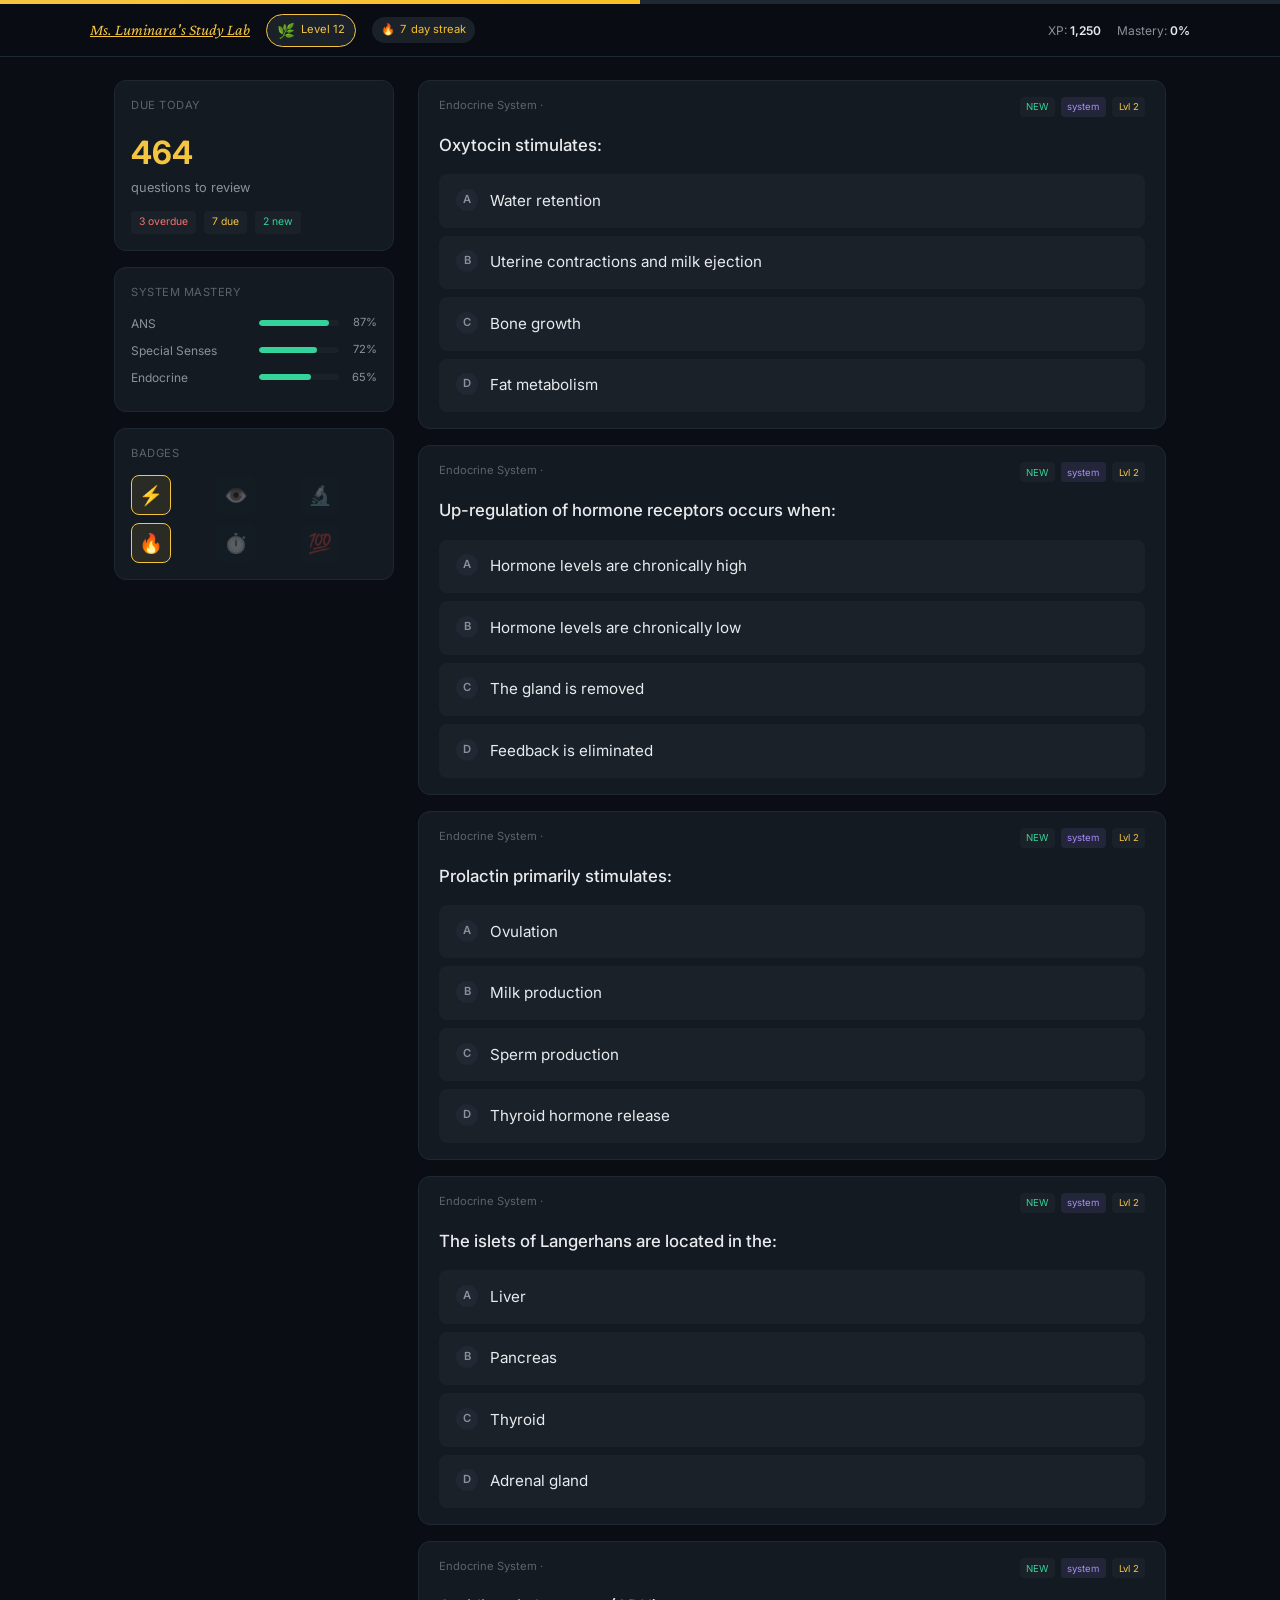
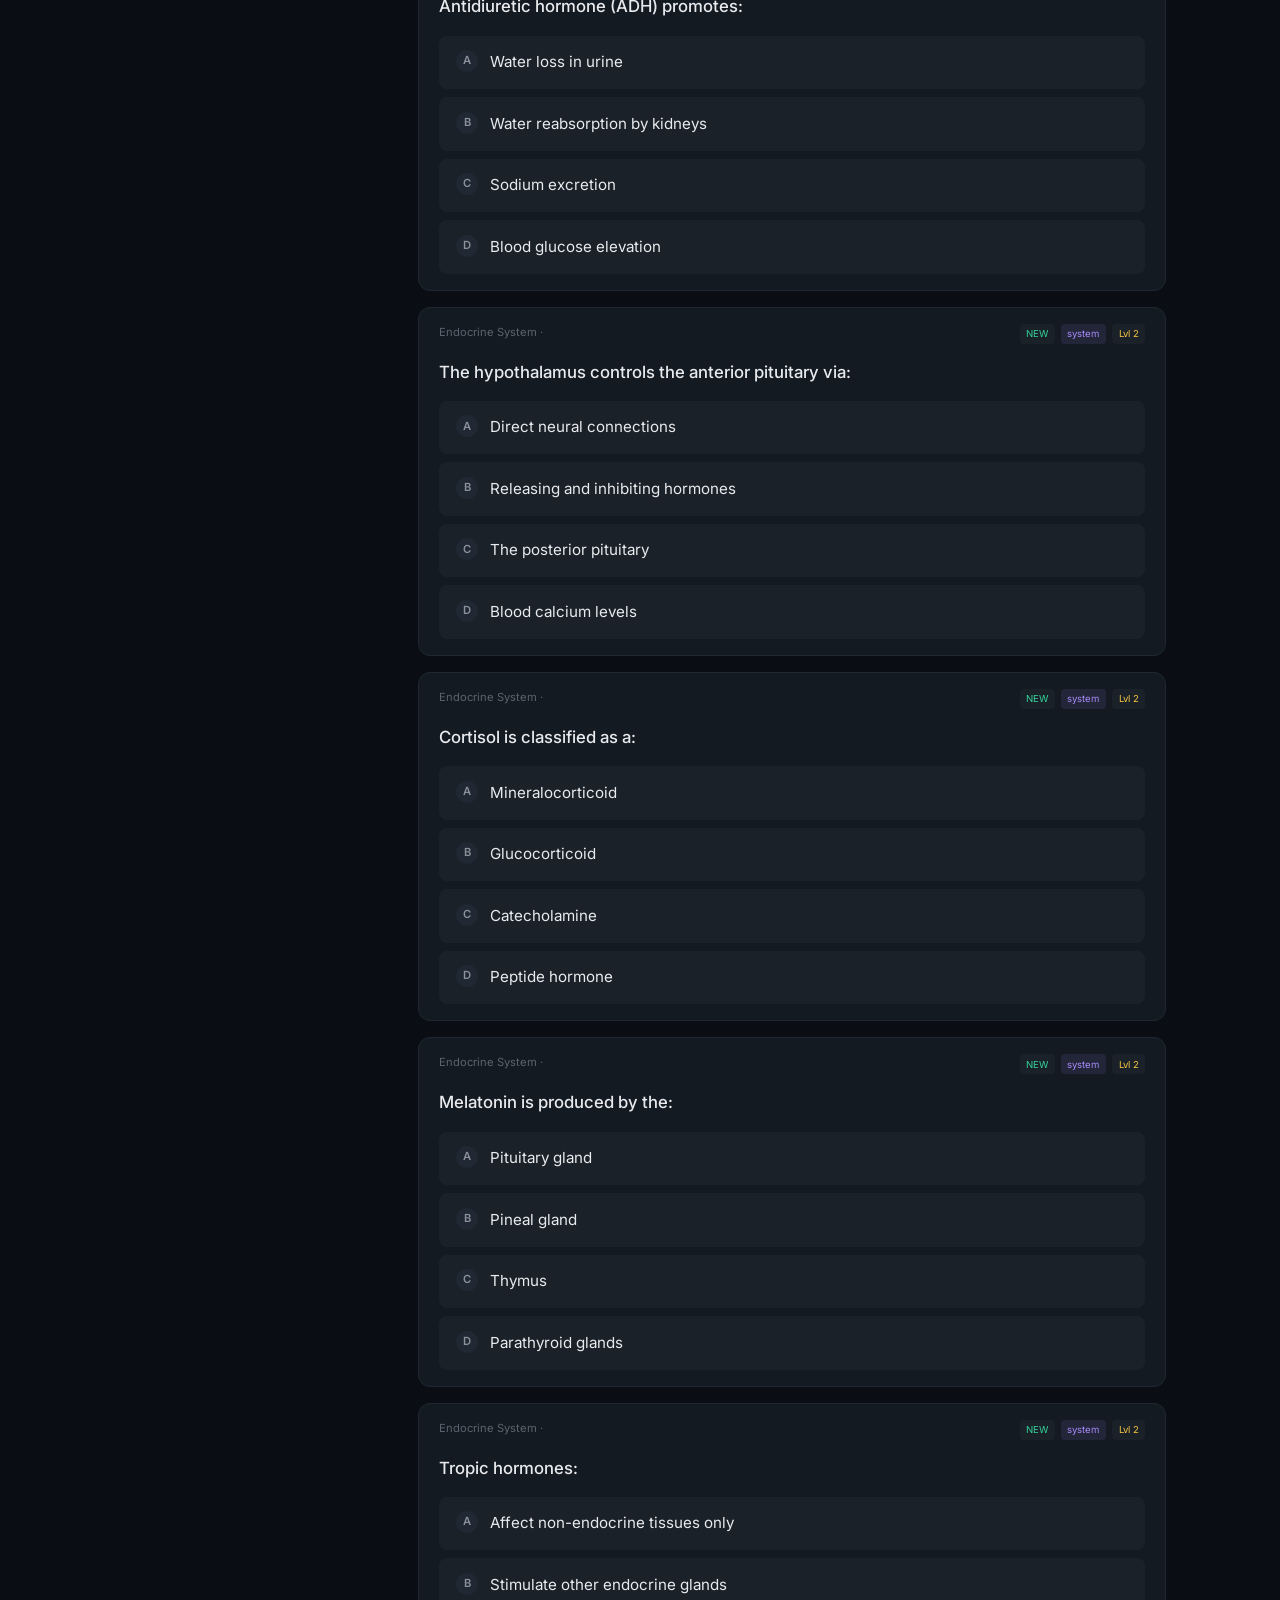
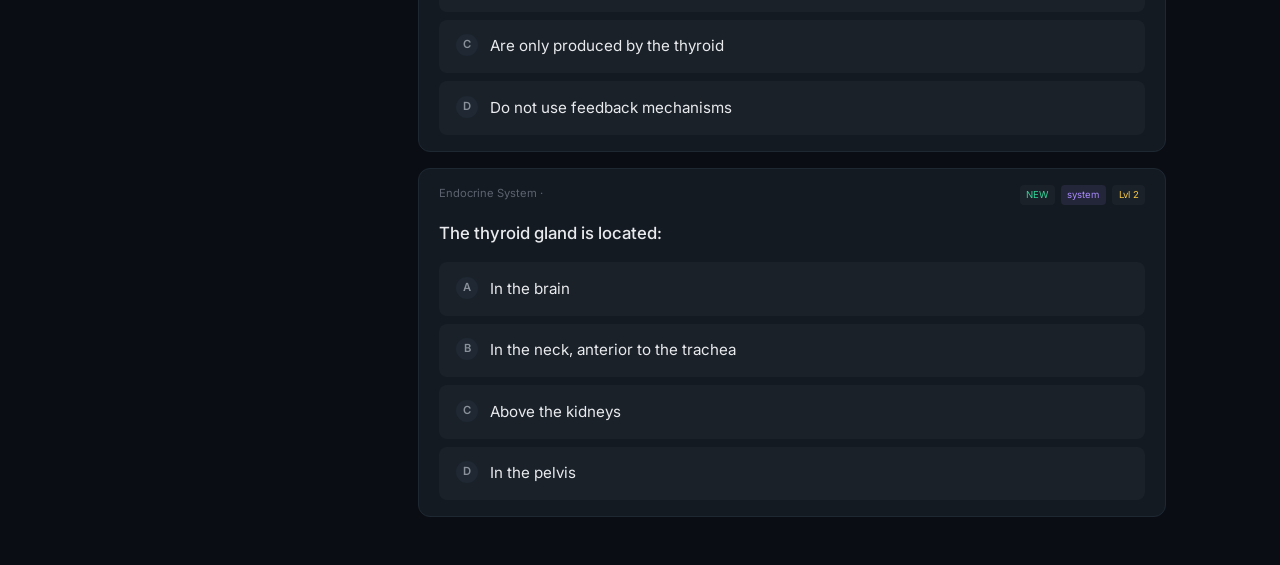
<file: study-enhanced.html>
<!DOCTYPE html>
<html lang="en">
<head>
  <meta charset="UTF-8">
  <meta name="viewport" content="width=device-width, initial-scale=1.0">
  <title>Enhanced Study - Ms. Luminara</title>
  <link href="https://fonts.googleapis.com/css2?family=Inter:wght@400;500;600;700&family=Crimson+Pro:ital,wght@0,400;0,600;1,400&display=swap" rel="stylesheet">
  <style>
    :root {
      --bg: #0a0e14;
      --card: #141a22;
      --card-border: #1e2832;
      --text: #e8eaed;
      --text-dim: #8b919a;
      --text-muted: #5c636e;
      --correct: #34d399;
      --correct-bg: rgba(52, 211, 153, 0.1);
      --incorrect: #f87171;
      --incorrect-bg: rgba(248, 113, 113, 0.1);
      --luminara: #f5c542;
      --luminara-bg: rgba(245, 197, 66, 0.1);
      --frizzle: #a78bfa;
      --feynman: #60a5fa;
      --xp-gold: #fbbf24;
      --layer-1: #1a2129;
      --layer-2: #1f2833;
      --layer-3: #252f3c;
    }

    * { margin: 0; padding: 0; box-sizing: border-box; }

    body {
      background: var(--bg);
      color: var(--text);
      font-family: 'Inter', sans-serif;
      line-height: 1.6;
    }

    /* XP BAR */
    .xp-bar-container {
      position: fixed;
      top: 0; left: 0; right: 0;
      height: 4px;
      background: var(--card-border);
      z-index: 200;
    }

    .xp-bar-fill {
      height: 100%;
      background: linear-gradient(90deg, var(--luminara), var(--xp-gold));
      transition: width 0.5s ease;
    }

    /* HEADER */
    .header {
      position: fixed;
      top: 4px; left: 0; right: 0;
      background: rgba(10, 14, 20, 0.95);
      backdrop-filter: blur(10px);
      border-bottom: 1px solid var(--card-border);
      z-index: 100;
      padding: 0.6rem 1.5rem;
    }

    .header-inner {
      max-width: 1100px;
      margin: 0 auto;
      display: flex;
      justify-content: space-between;
      align-items: center;
    }

    .header-left { display: flex; align-items: center; gap: 1rem; }

    .logo {
      font-family: 'Crimson Pro', serif;
      font-size: 1rem;
      color: var(--luminara);
      font-style: italic;
    }

    .level-badge {
      display: flex;
      align-items: center;
      gap: 0.4rem;
      padding: 0.25rem 0.6rem;
      background: var(--layer-1);
      border: 1px solid var(--luminara);
      border-radius: 20px;
      font-size: 0.7rem;
      color: var(--luminara);
    }

    .level-badge .icon { font-size: 0.9rem; }

    .streak-badge {
      display: flex;
      align-items: center;
      gap: 0.3rem;
      padding: 0.25rem 0.6rem;
      background: var(--layer-1);
      border-radius: 20px;
      font-size: 0.7rem;
      color: var(--xp-gold);
    }

    .header-stats {
      display: flex;
      gap: 1rem;
      font-size: 0.75rem;
      color: var(--text-dim);
    }

    .header-stats .stat-value {
      color: var(--text);
      font-weight: 600;
    }

    /* MAIN LAYOUT */
    .main-layout {
      display: flex;
      gap: 1.5rem;
      max-width: 1100px;
      margin: 0 auto;
      padding: 5rem 1.5rem 2rem;
    }

    /* SIDEBAR */
    .sidebar {
      width: 280px;
      flex-shrink: 0;
      position: sticky;
      top: 5rem;
      height: fit-content;
    }

    .sidebar-section {
      background: var(--card);
      border: 1px solid var(--card-border);
      border-radius: 12px;
      padding: 1rem;
      margin-bottom: 1rem;
    }

    .sidebar-title {
      font-size: 0.7rem;
      text-transform: uppercase;
      letter-spacing: 0.5px;
      color: var(--text-muted);
      margin-bottom: 0.75rem;
    }

    /* DUE REVIEWS */
    .due-count {
      font-size: 2rem;
      font-weight: 700;
      color: var(--luminara);
    }

    .due-label {
      font-size: 0.8rem;
      color: var(--text-dim);
    }

    .due-breakdown {
      margin-top: 0.75rem;
      display: flex;
      gap: 0.5rem;
    }

    .due-tag {
      padding: 0.2rem 0.5rem;
      background: var(--layer-1);
      border-radius: 4px;
      font-size: 0.65rem;
      color: var(--text-dim);
    }

    .due-tag.overdue { color: var(--incorrect); }
    .due-tag.today { color: var(--luminara); }
    .due-tag.new { color: var(--correct); }

    /* MASTERY PROGRESS */
    .mastery-item {
      display: flex;
      align-items: center;
      gap: 0.5rem;
      margin-bottom: 0.5rem;
    }

    .mastery-label {
      flex: 1;
      font-size: 0.75rem;
      color: var(--text-dim);
    }

    .mastery-bar {
      width: 80px;
      height: 6px;
      background: var(--layer-1);
      border-radius: 3px;
      overflow: hidden;
    }

    .mastery-fill {
      height: 100%;
      background: var(--correct);
      border-radius: 3px;
    }

    .mastery-pct {
      font-size: 0.7rem;
      width: 30px;
      text-align: right;
      color: var(--text-dim);
    }

    /* BADGES */
    .badge-grid {
      display: grid;
      grid-template-columns: repeat(3, 1fr);
      gap: 0.5rem;
    }

    .badge {
      width: 40px;
      height: 40px;
      display: flex;
      align-items: center;
      justify-content: center;
      background: var(--layer-1);
      border-radius: 8px;
      font-size: 1.2rem;
      opacity: 0.3;
    }

    .badge.earned {
      opacity: 1;
      background: var(--luminara-bg);
      border: 1px solid var(--luminara);
    }

    /* MAIN CONTENT */
    .main-content {
      flex: 1;
      min-width: 0;
    }

    /* QUESTION CARD - ENHANCED */
    .question-card {
      background: var(--card);
      border: 1px solid var(--card-border);
      border-radius: 12px;
      margin-bottom: 1rem;
      overflow: hidden;
    }

    .question-card.answered-correct { border-color: var(--correct); }
    .question-card.answered-incorrect { border-color: var(--incorrect); }

    .q-header {
      padding: 1rem 1.25rem 0.5rem;
      display: flex;
      justify-content: space-between;
      align-items: flex-start;
    }

    .q-meta { font-size: 0.7rem; color: var(--text-muted); }

    .q-tags {
      display: flex;
      gap: 0.4rem;
      flex-wrap: wrap;
    }

    .q-tag {
      font-size: 0.6rem;
      padding: 0.15rem 0.4rem;
      background: var(--layer-1);
      border-radius: 4px;
      color: var(--text-muted);
    }

    .q-tag.isotope { color: var(--frizzle); background: rgba(167,139,250,0.1); }
    .q-tag.difficulty { color: var(--luminara); }
    .q-tag.srs { color: var(--correct); }

    .q-body { padding: 0.5rem 1.25rem 1rem; }

    .q-text {
      font-size: 1.05rem;
      font-weight: 500;
      line-height: 1.5;
      margin-bottom: 1rem;
    }

    /* OPTIONS */
    .options-grid { display: flex; flex-direction: column; gap: 0.5rem; }

    .option {
      display: flex;
      align-items: flex-start;
      gap: 0.75rem;
      padding: 0.85rem 1rem;
      background: var(--layer-1);
      border: 1px solid transparent;
      border-radius: 8px;
      cursor: pointer;
      transition: all 0.15s;
    }

    .option:hover:not(.disabled) {
      background: var(--layer-2);
      border-color: var(--text-muted);
    }

    .option.disabled { cursor: default; }
    .option.selected-correct { background: var(--correct-bg); border-color: var(--correct); }
    .option.selected-incorrect { background: var(--incorrect-bg); border-color: var(--incorrect); }
    .option.reveal-correct { background: var(--correct-bg); border-color: var(--correct); }

    .option-marker {
      width: 22px; height: 22px;
      display: flex; align-items: center; justify-content: center;
      border-radius: 50%;
      background: var(--layer-2);
      font-size: 0.7rem;
      font-weight: 600;
      color: var(--text-dim);
    }

    .option.selected-correct .option-marker,
    .option.reveal-correct .option-marker { background: var(--correct); color: #000; }
    .option.selected-incorrect .option-marker { background: var(--incorrect); color: #fff; }

    .option-text { flex: 1; font-size: 0.95rem; }

    /* SRS CONFIDENCE BUTTONS */
    .srs-buttons {
      display: none;
      padding: 1rem 1.25rem;
      background: var(--layer-1);
      border-top: 1px solid var(--card-border);
      gap: 0.5rem;
    }

    .srs-buttons.show { display: flex; }

    .srs-btn {
      flex: 1;
      padding: 0.6rem;
      border: 1px solid var(--card-border);
      border-radius: 8px;
      background: var(--layer-2);
      color: var(--text-dim);
      font-size: 0.75rem;
      cursor: pointer;
      transition: all 0.15s;
      text-align: center;
    }

    .srs-btn:hover { background: var(--layer-3); color: var(--text); }

    .srs-btn.again { border-color: var(--incorrect); }
    .srs-btn.again:hover { background: var(--incorrect-bg); color: var(--incorrect); }

    .srs-btn.hard { border-color: var(--xp-gold); }
    .srs-btn.good { border-color: var(--correct); }
    .srs-btn.easy { border-color: var(--feynman); }

    .srs-btn .interval {
      display: block;
      font-size: 0.65rem;
      margin-top: 0.25rem;
      opacity: 0.7;
    }

    /* XP POPUP */
    .xp-popup {
      position: fixed;
      top: 50%;
      left: 50%;
      transform: translate(-50%, -50%);
      padding: 1rem 2rem;
      background: var(--luminara);
      color: #000;
      border-radius: 12px;
      font-size: 1.5rem;
      font-weight: 700;
      z-index: 300;
      animation: xpPop 0.8s ease forwards;
      pointer-events: none;
    }

    @keyframes xpPop {
      0% { opacity: 0; transform: translate(-50%, -50%) scale(0.5); }
      30% { opacity: 1; transform: translate(-50%, -50%) scale(1.2); }
      100% { opacity: 0; transform: translate(-50%, -80%) scale(1); }
    }

    /* EXPLANATION LAYERS */
    .layer-feedback {
      display: none;
      padding: 1rem 1.25rem;
      background: var(--layer-1);
      border-top: 1px solid var(--card-border);
    }

    .layer-feedback.show { display: block; }

    .feedback-row {
      display: flex;
      justify-content: space-between;
      align-items: center;
    }

    .verdict { font-weight: 600; }
    .verdict.correct { color: var(--correct); }
    .verdict.incorrect { color: var(--incorrect); }

    .expand-btn {
      padding: 0.4rem 0.8rem;
      background: var(--layer-2);
      border: 1px solid var(--card-border);
      border-radius: 6px;
      color: var(--text-dim);
      font-size: 0.75rem;
      cursor: pointer;
    }

    .expand-btn:hover { background: var(--layer-3); color: var(--text); }

    .layer-explain {
      display: none;
      padding: 1.25rem;
      border-top: 1px solid var(--card-border);
    }

    .layer-explain.show { display: block; }
    .layer-explain.luminara { background: var(--luminara-bg); }

    .explain-text {
      font-family: 'Crimson Pro', serif;
      font-size: 1.05rem;
      line-height: 1.8;
    }

    /* CONNECTION MAP */
    .connection-map {
      display: none;
      padding: 1rem 1.25rem;
      background: var(--layer-2);
      border-top: 1px solid var(--card-border);
    }

    .connection-map.show { display: block; }

    .connection-title {
      font-size: 0.7rem;
      text-transform: uppercase;
      color: var(--text-muted);
      margin-bottom: 0.75rem;
    }

    .connection-nodes {
      display: flex;
      flex-wrap: wrap;
      gap: 0.5rem;
    }

    .connection-node {
      padding: 0.4rem 0.8rem;
      background: var(--layer-3);
      border: 1px solid var(--card-border);
      border-radius: 20px;
      font-size: 0.75rem;
      color: var(--text-dim);
      cursor: pointer;
      transition: all 0.15s;
    }

    .connection-node:hover {
      border-color: var(--luminara);
      color: var(--luminara);
    }

    .connection-node.prerequisite { border-left: 3px solid var(--feynman); }
    .connection-node.related { border-left: 3px solid var(--correct); }
    .connection-node.leads-to { border-left: 3px solid var(--luminara); }

    /* WISDOM LINK */
    .wisdom-box {
      margin-top: 1rem;
      padding: 0.85rem 1rem;
      background: rgba(96, 165, 250, 0.1);
      border-left: 3px solid var(--feynman);
      border-radius: 0 8px 8px 0;
    }

    .wisdom-label {
      font-size: 0.65rem;
      text-transform: uppercase;
      color: var(--feynman);
      margin-bottom: 0.25rem;
    }

    .wisdom-text {
      font-size: 0.9rem;
      color: var(--text);
      font-style: italic;
    }

    /* LOADING */
    .loading {
      text-align: center;
      padding: 4rem;
      color: var(--text-dim);
    }

    /* RESPONSIVE */
    @media (max-width: 900px) {
      .sidebar { display: none; }
      .main-layout { padding: 4rem 1rem 2rem; }
    }
  </style>
</head>
<body>
  <div class="xp-bar-container">
    <div class="xp-bar-fill" id="xpBar" style="width: 35%"></div>
  </div>

  <header class="header">
    <div class="header-inner">
      <div class="header-left">
        <a href="quick-quiz.html" class="logo">Ms. Luminara's Study Lab</a>
        <div class="level-badge">
          <span class="icon">🌿</span>
          <span>Level <span id="userLevel">12</span></span>
        </div>
        <div class="streak-badge">
          🔥 <span id="streakCount">7</span> day streak
        </div>
      </div>
      <div class="header-stats">
        <span>XP: <span class="stat-value" id="totalXp">1,250</span></span>
        <span>Mastery: <span class="stat-value" id="overallMastery">74%</span></span>
      </div>
    </div>
  </header>

  <div class="main-layout">
    <aside class="sidebar">
      <div class="sidebar-section">
        <div class="sidebar-title">Due Today</div>
        <div class="due-count" id="dueCount">12</div>
        <div class="due-label">questions to review</div>
        <div class="due-breakdown">
          <span class="due-tag overdue">3 overdue</span>
          <span class="due-tag today">7 due</span>
          <span class="due-tag new">2 new</span>
        </div>
      </div>

      <div class="sidebar-section">
        <div class="sidebar-title">System Mastery</div>
        <div class="mastery-item">
          <span class="mastery-label">ANS</span>
          <div class="mastery-bar"><div class="mastery-fill" style="width: 87%"></div></div>
          <span class="mastery-pct">87%</span>
        </div>
        <div class="mastery-item">
          <span class="mastery-label">Special Senses</span>
          <div class="mastery-bar"><div class="mastery-fill" style="width: 72%"></div></div>
          <span class="mastery-pct">72%</span>
        </div>
        <div class="mastery-item">
          <span class="mastery-label">Endocrine</span>
          <div class="mastery-bar"><div class="mastery-fill" style="width: 65%"></div></div>
          <span class="mastery-pct">65%</span>
        </div>
      </div>

      <div class="sidebar-section">
        <div class="sidebar-title">Badges</div>
        <div class="badge-grid">
          <div class="badge earned" title="ANS Explorer">⚡</div>
          <div class="badge" title="Sense Master">👁️</div>
          <div class="badge" title="Hormone Herald">🔬</div>
          <div class="badge earned" title="Streak Keeper">🔥</div>
          <div class="badge" title="Speed Demon">⏱️</div>
          <div class="badge" title="Perfect Score">💯</div>
        </div>
      </div>
    </aside>

    <main class="main-content">
      <div class="question-list" id="questionList">
        <div class="loading">Loading enhanced study session...</div>
      </div>
    </main>
  </div>

  <script>
    const Study = {
      questions: [],
      srsData: {},
      userStats: {
        xp: 1250,
        level: 12,
        streak: 7,
        sessionCorrect: 0,
        sessionTotal: 0
      },

      async init() {
        this.loadSrsData();
        await this.loadQuestions();
        this.filterDueQuestions();
        this.renderQuestions();
        this.updateUI();
      },

      loadSrsData() {
        const saved = localStorage.getItem('luminara_srs');
        this.srsData = saved ? JSON.parse(saved) : {};

        const stats = localStorage.getItem('luminara_stats');
        if (stats) {
          this.userStats = { ...this.userStats, ...JSON.parse(stats) };
        }
      },

      saveSrsData() {
        localStorage.setItem('luminara_srs', JSON.stringify(this.srsData));
        localStorage.setItem('luminara_stats', JSON.stringify(this.userStats));
      },

      async loadQuestions() {
        try {
          const registry = await fetch('000-core/question-registry.json').then(r => r.json());
          for (const cat of registry.categories) {
            for (const bank of cat.banks) {
              try {
                const data = await fetch(`${cat.folder}/${bank.file}`).then(r => r.json());
                if (data.questions) {
                  data.questions.forEach(q => {
                    q._category = cat.name;
                    q._bank = bank.name;
                    this.questions.push(q);
                  });
                }
              } catch (e) {}
            }
          }
        } catch (e) {
          console.error('Load failed:', e);
        }
      },

      filterDueQuestions() {
        const now = Date.now();
        this.dueQuestions = this.questions.filter(q => {
          const srs = this.srsData[q.id];
          if (!srs) return true; // New card
          return srs.nextReview <= now;
        });

        // Sort: overdue first, then by due time
        this.dueQuestions.sort((a, b) => {
          const srsA = this.srsData[a.id];
          const srsB = this.srsData[b.id];
          if (!srsA) return -1;
          if (!srsB) return 1;
          return srsA.nextReview - srsB.nextReview;
        });

        document.getElementById('dueCount').textContent = this.dueQuestions.length;
      },

      renderQuestions() {
        const list = document.getElementById('questionList');
        if (!this.dueQuestions.length) {
          list.innerHTML = '<div class="loading">All caught up! No reviews due.</div>';
          return;
        }

        list.innerHTML = this.dueQuestions.slice(0, 10).map((q, idx) =>
          this.renderCard(q, idx)
        ).join('');
      },

      renderCard(q, idx) {
        const srs = this.srsData[q.id] || { interval: 0, easeFactor: 2.5, reviewCount: 0 };
        const isNew = !this.srsData[q.id];

        // Generate isotope tags from question data
        const isotopes = q.isotopes || [`${q._category.toLowerCase().replace(/\s/g, '.')}`];

        return `
          <div class="question-card" data-qid="${q.id}">
            <div class="q-header">
              <span class="q-meta">${q._category} · ${q._bank || ''}</span>
              <div class="q-tags">
                ${isNew ? '<span class="q-tag srs">NEW</span>' : ''}
                ${isotopes.slice(0, 2).map(i => `<span class="q-tag isotope">${i.split('.').pop()}</span>`).join('')}
                <span class="q-tag difficulty">Lvl ${q.difficulty || 2}</span>
              </div>
            </div>

            <div class="q-body">
              <div class="q-text">${q.q}</div>
              <div class="options-grid">
                ${q.options.map((opt, i) => `
                  <div class="option" data-opt="${i}" onclick="Study.answer('${q.id}', ${i})">
                    <span class="option-marker">${String.fromCharCode(65 + i)}</span>
                    <span class="option-text">${opt}</span>
                  </div>
                `).join('')}
              </div>
            </div>

            <!-- SRS Confidence Buttons -->
            <div class="srs-buttons" id="srs-${q.id}">
              <button class="srs-btn again" onclick="Study.rateSrs('${q.id}', 0)">
                Again
                <span class="interval">&lt;1m</span>
              </button>
              <button class="srs-btn hard" onclick="Study.rateSrs('${q.id}', 1)">
                Hard
                <span class="interval">${this.formatInterval(srs.interval * 1.2)}</span>
              </button>
              <button class="srs-btn good" onclick="Study.rateSrs('${q.id}', 2)">
                Good
                <span class="interval">${this.formatInterval(srs.interval * srs.easeFactor)}</span>
              </button>
              <button class="srs-btn easy" onclick="Study.rateSrs('${q.id}', 3)">
                Easy
                <span class="interval">${this.formatInterval(srs.interval * srs.easeFactor * 1.5)}</span>
              </button>
            </div>

            <!-- Feedback -->
            <div class="layer-feedback" id="feedback-${q.id}">
              <div class="feedback-row">
                <span class="verdict" id="verdict-${q.id}"></span>
                <button class="expand-btn" onclick="Study.toggleExplain('${q.id}')">
                  Why? ▼
                </button>
              </div>
            </div>

            <!-- Explanation -->
            <div class="layer-explain luminara" id="explain-${q.id}">
              <div class="explain-text">${q.explain || ''}</div>

              ${q.mechanism?.metaphor ? `
                <div class="wisdom-box">
                  <div class="wisdom-label">Think of it like...</div>
                  <div class="wisdom-text">${q.mechanism.metaphor}</div>
                </div>
              ` : ''}
            </div>

            <!-- Connection Map -->
            <div class="connection-map" id="connections-${q.id}">
              <div class="connection-title">Connected Concepts</div>
              <div class="connection-nodes">
                ${(q.prerequisites || []).map(p => `
                  <span class="connection-node prerequisite" onclick="Study.jumpTo('${p}')">← ${p}</span>
                `).join('')}
                ${(q.related || []).map(r => `
                  <span class="connection-node related">${r}</span>
                `).join('')}
                ${(q.leads_to || []).map(l => `
                  <span class="connection-node leads-to" onclick="Study.jumpTo('${l}')">${l} →</span>
                `).join('')}
              </div>
            </div>
          </div>
        `;
      },

      answer(qid, optIndex) {
        const q = this.questions.find(q => q.id === qid);
        if (!q) return;

        const card = document.querySelector(`[data-qid="${qid}"]`);
        const options = card.querySelectorAll('.option');
        const isCorrect = optIndex === q.answer;

        // Disable options
        options.forEach((opt, i) => {
          opt.classList.add('disabled');
          if (i === q.answer) opt.classList.add('reveal-correct');
          if (i === optIndex && !isCorrect) opt.classList.add('selected-incorrect');
          if (i === optIndex && isCorrect) opt.classList.add('selected-correct');
        });

        // Update card state
        card.classList.add(isCorrect ? 'answered-correct' : 'answered-incorrect');

        // Show feedback and SRS buttons
        const feedback = document.getElementById(`feedback-${qid}`);
        const verdict = document.getElementById(`verdict-${qid}`);
        const srsButtons = document.getElementById(`srs-${qid}`);

        feedback.classList.add('show');
        verdict.textContent = isCorrect ? '✓ Correct!' : `✗ Answer is ${String.fromCharCode(65 + q.answer)}`;
        verdict.classList.add(isCorrect ? 'correct' : 'incorrect');
        srsButtons.classList.add('show');

        // Award XP
        const xp = isCorrect ? 20 : 5;
        this.awardXp(xp);

        // Track session
        this.userStats.sessionCorrect += isCorrect ? 1 : 0;
        this.userStats.sessionTotal++;
        this.saveSrsData();
      },

      rateSrs(qid, rating) {
        const now = Date.now();
        let srs = this.srsData[qid] || {
          interval: 1, // minutes
          easeFactor: 2.5,
          reviewCount: 0,
          nextReview: now
        };

        // SM-2 inspired algorithm
        if (rating === 0) { // Again
          srs.interval = 1;
          srs.easeFactor = Math.max(1.3, srs.easeFactor - 0.2);
        } else if (rating === 1) { // Hard
          srs.interval = Math.max(1, srs.interval * 1.2);
          srs.easeFactor = Math.max(1.3, srs.easeFactor - 0.15);
        } else if (rating === 2) { // Good
          srs.interval = srs.interval < 1 ? 10 : srs.interval * srs.easeFactor;
        } else { // Easy
          srs.interval = srs.interval < 1 ? 4 * 24 * 60 : srs.interval * srs.easeFactor * 1.5;
          srs.easeFactor += 0.1;
        }

        srs.nextReview = now + (srs.interval * 60 * 1000);
        srs.reviewCount++;

        this.srsData[qid] = srs;
        this.saveSrsData();

        // Hide SRS buttons, show confirmation
        const srsButtons = document.getElementById(`srs-${qid}`);
        srsButtons.innerHTML = `<div style="text-align:center;color:var(--correct);padding:0.5rem;">
          Scheduled for ${this.formatInterval(srs.interval)}
        </div>`;

        // Show connections
        document.getElementById(`connections-${qid}`).classList.add('show');
      },

      toggleExplain(qid) {
        const explain = document.getElementById(`explain-${qid}`);
        explain.classList.toggle('show');
      },

      formatInterval(minutes) {
        if (!minutes || minutes < 1) return '<1m';
        if (minutes < 60) return `${Math.round(minutes)}m`;
        if (minutes < 24 * 60) return `${Math.round(minutes / 60)}h`;
        return `${Math.round(minutes / (24 * 60))}d`;
      },

      awardXp(amount) {
        this.userStats.xp += amount;

        // Level up check (100 XP per level)
        const newLevel = Math.floor(this.userStats.xp / 100) + 1;
        if (newLevel > this.userStats.level) {
          this.userStats.level = newLevel;
          this.showXpPopup(`Level ${newLevel}!`);
        } else {
          this.showXpPopup(`+${amount} XP`);
        }

        this.updateUI();
        this.saveSrsData();
      },

      showXpPopup(text) {
        const popup = document.createElement('div');
        popup.className = 'xp-popup';
        popup.textContent = text;
        document.body.appendChild(popup);
        setTimeout(() => popup.remove(), 800);
      },

      updateUI() {
        document.getElementById('totalXp').textContent = this.userStats.xp.toLocaleString();
        document.getElementById('userLevel').textContent = this.userStats.level;
        document.getElementById('streakCount').textContent = this.userStats.streak;

        // XP bar (progress to next level)
        const xpInLevel = this.userStats.xp % 100;
        document.getElementById('xpBar').style.width = `${xpInLevel}%`;

        // Mastery calculation
        const answered = Object.keys(this.srsData).length;
        const total = this.questions.length || 75;
        const mastery = Math.round((answered / total) * 100);
        document.getElementById('overallMastery').textContent = `${mastery}%`;
      },

      jumpTo(qid) {
        // Navigate to related question
        const card = document.querySelector(`[data-qid="${qid}"]`);
        if (card) {
          card.scrollIntoView({ behavior: 'smooth', block: 'center' });
        }
      }
    };

    Study.init();
  </script>
</body>
</html>
</file>
<file: 000-core/000.0-styles.css>
/**
 * Ms. Luminara Quiz System - Core Styles
 * 000.0-styles.css
 */

:root {
  --bg-deep: #0a0e1a;
  --bg-card: #111827;
  --bg-card-hover: #1a2332;
  --glow-warm: #f59e0b;
  --glow-warm-soft: rgba(245, 158, 11, 0.15);
  --glow-warm-ghost: rgba(245, 158, 11, 0.06);
  --correct: #10b981;
  --correct-soft: rgba(16, 185, 129, 0.15);
  --incorrect: #ef4444;
  --incorrect-soft: rgba(239, 68, 68, 0.15);
  --explore: #8b5cf6;
  --explore-soft: rgba(139, 92, 246, 0.15);
  --text-primary: #f1f5f9;
  --text-secondary: #94a3b8;
  --text-dim: #64748b;
  --border: rgba(148, 163, 184, 0.1);
  --border-warm: rgba(245, 158, 11, 0.3);
}

* { margin: 0; padding: 0; box-sizing: border-box; }

body {
  background: var(--bg-deep);
  color: var(--text-primary);
  font-family: 'DM Sans', sans-serif;
  min-height: 100vh;
  overflow-x: hidden;
}

body::before {
  content: '';
  position: fixed;
  top: -50%; left: -50%;
  width: 200%; height: 200%;
  background: radial-gradient(ellipse at 30% 20%, rgba(245, 158, 11, 0.04) 0%, transparent 50%),
              radial-gradient(ellipse at 70% 80%, rgba(139, 92, 246, 0.03) 0%, transparent 50%);
  z-index: 0;
  pointer-events: none;
}

.container {
  max-width: 900px;
  margin: 0 auto;
  padding: 2rem 1.5rem;
  position: relative;
  z-index: 1;
}

/* ═══════════════════════════════════════════════════════════════
   LANDING PAGE
   ═══════════════════════════════════════════════════════════════ */

.landing {
  min-height: 90vh;
  display: flex;
  flex-direction: column;
  align-items: center;
  justify-content: center;
  text-align: center;
  animation: fadeIn 0.8s ease;
}

.landing-icon {
  font-size: 4rem;
  margin-bottom: 1rem;
  filter: drop-shadow(0 0 20px rgba(245, 158, 11, 0.4));
}

.landing h1 {
  font-family: 'Crimson Pro', serif;
  font-size: 2.8rem;
  font-weight: 300;
  letter-spacing: -0.02em;
  margin-bottom: 0.5rem;
  background: linear-gradient(135deg, var(--glow-warm), #fbbf24, #f97316);
  -webkit-background-clip: text;
  -webkit-text-fill-color: transparent;
  background-clip: text;
}

.landing .subtitle {
  font-family: 'Crimson Pro', serif;
  font-size: 1.15rem;
  font-style: italic;
  color: var(--text-secondary);
  margin-bottom: 1rem;
  font-weight: 300;
}

.landing .intro {
  font-family: 'Crimson Pro', serif;
  font-size: 1rem;
  color: var(--text-secondary);
  max-width: 600px;
  line-height: 1.7;
  margin-bottom: 2rem;
}

/* Quiz Selection */
.quiz-select {
  display: flex;
  flex-direction: column;
  gap: 1rem;
  width: 100%;
  max-width: 520px;
}

.quiz-btn {
  background: var(--bg-card);
  border: 1px solid var(--border);
  border-radius: 12px;
  padding: 1.25rem 1.5rem;
  color: var(--text-primary);
  font-family: 'DM Sans', sans-serif;
  font-size: 1rem;
  cursor: pointer;
  text-align: left;
  transition: all 0.25s ease;
  display: flex;
  justify-content: space-between;
  align-items: center;
}

.quiz-btn:hover {
  background: var(--bg-card-hover);
  border-color: var(--border-warm);
  box-shadow: 0 0 30px var(--glow-warm-ghost);
  transform: translateY(-2px);
}

.quiz-btn .label { font-weight: 500; }
.quiz-btn .count { color: var(--text-dim); font-size: 0.85rem; }

.quiz-btn.loading {
  opacity: 0.6;
  cursor: wait;
}

/* ═══════════════════════════════════════════════════════════════
   STUDY VIEW
   ═══════════════════════════════════════════════════════════════ */

.study-view { display: none; animation: fadeIn 0.5s ease; }
.study-view.active { display: block; }

.top-bar {
  display: flex;
  justify-content: space-between;
  align-items: center;
  margin-bottom: 2rem;
  padding-bottom: 1rem;
  border-bottom: 1px solid var(--border);
}

.back-btn {
  background: none;
  border: none;
  color: var(--text-secondary);
  font-family: 'DM Sans', sans-serif;
  font-size: 0.9rem;
  cursor: pointer;
  display: flex;
  align-items: center;
  gap: 0.4rem;
  transition: color 0.2s;
}
.back-btn:hover { color: var(--glow-warm); }

.progress-info {
  font-family: 'JetBrains Mono', monospace;
  font-size: 0.8rem;
  color: var(--text-dim);
}

.progress-bar {
  width: 100%;
  height: 3px;
  background: var(--border);
  border-radius: 2px;
  margin-bottom: 2rem;
  overflow: hidden;
}

.progress-fill {
  height: 100%;
  background: linear-gradient(90deg, var(--glow-warm), #f97316);
  border-radius: 2px;
  transition: width 0.4s ease;
}

/* ═══════════════════════════════════════════════════════════════
   QUESTION CARD
   ═══════════════════════════════════════════════════════════════ */

.question-card {
  background: var(--bg-card);
  border: 1px solid var(--border);
  border-radius: 16px;
  padding: 2rem;
  margin-bottom: 1.5rem;
  animation: slideUp 0.4s ease;
}

.q-chapter {
  font-family: 'JetBrains Mono', monospace;
  font-size: 0.7rem;
  text-transform: uppercase;
  letter-spacing: 0.1em;
  color: var(--glow-warm);
  margin-bottom: 0.75rem;
  opacity: 0.8;
}

.q-id {
  font-family: 'JetBrains Mono', monospace;
  font-size: 0.65rem;
  color: var(--text-dim);
  margin-left: 1rem;
}

.q-text {
  font-family: 'Crimson Pro', serif;
  font-size: 1.35rem;
  line-height: 1.6;
  margin-bottom: 1.75rem;
  font-weight: 400;
}

/* Ms. Luminara intro */
.luminara-intro {
  background: linear-gradient(135deg, var(--glow-warm-ghost), transparent);
  border-left: 3px solid var(--glow-warm);
  padding: 1rem 1.25rem;
  margin-bottom: 1.5rem;
  border-radius: 0 10px 10px 0;
}

.luminara-intro .speaker {
  font-family: 'JetBrains Mono', monospace;
  font-size: 0.7rem;
  text-transform: uppercase;
  letter-spacing: 0.1em;
  color: var(--glow-warm);
  margin-bottom: 0.5rem;
}

.luminara-intro p {
  font-family: 'Crimson Pro', serif;
  font-size: 1.05rem;
  line-height: 1.65;
  color: var(--text-secondary);
  font-style: italic;
}

/* ═══════════════════════════════════════════════════════════════
   OPTIONS
   ═══════════════════════════════════════════════════════════════ */

.options { display: flex; flex-direction: column; gap: 0.6rem; }

.option-btn {
  background: rgba(255,255,255,0.02);
  border: 1px solid var(--border);
  border-radius: 10px;
  padding: 1rem 1.2rem;
  color: var(--text-primary);
  font-family: 'DM Sans', sans-serif;
  font-size: 0.95rem;
  cursor: pointer;
  text-align: left;
  transition: all 0.2s ease;
  line-height: 1.5;
  display: flex;
  justify-content: space-between;
  align-items: center;
}

.option-btn:hover:not(.locked) {
  background: var(--glow-warm-ghost);
  border-color: var(--border-warm);
}

.option-btn .explore-icon {
  opacity: 0;
  transition: opacity 0.2s;
  font-size: 0.8rem;
}

.option-btn:hover .explore-icon {
  opacity: 0.5;
}

.option-btn.selected {
  border-color: var(--glow-warm);
  background: var(--glow-warm-soft);
}

.option-btn.correct-answer {
  border-color: var(--correct);
  background: var(--correct-soft);
}

.option-btn.wrong-answer {
  border-color: var(--incorrect);
  background: var(--incorrect-soft);
}

.option-btn.locked { cursor: default; }
.option-btn.exploring {
  border-color: var(--explore);
  background: var(--explore-soft);
}

/* ═══════════════════════════════════════════════════════════════
   EXPLORATION PANEL
   ═══════════════════════════════════════════════════════════════ */

.exploration-panel {
  margin-top: 1.5rem;
  padding: 1.5rem;
  border-radius: 12px;
  background: var(--bg-card-hover);
  border: 1px solid var(--border);
  animation: fadeIn 0.4s ease;
  display: none;
}

.exploration-panel.visible { display: block; }

.exploration-panel h3 {
  font-family: 'Crimson Pro', serif;
  font-size: 1.1rem;
  font-weight: 400;
  color: var(--glow-warm);
  margin-bottom: 1rem;
  display: flex;
  align-items: center;
  gap: 0.5rem;
}

.exploration-panel .content {
  font-family: 'Crimson Pro', serif;
  font-size: 1rem;
  line-height: 1.7;
  color: var(--text-secondary);
}

.exploration-panel .content p {
  margin-bottom: 1rem;
}

.exploration-panel .content p:last-child {
  margin-bottom: 0;
}

.exploration-panel .verdict {
  margin-top: 1rem;
  padding: 0.75rem 1rem;
  border-radius: 8px;
  font-size: 0.9rem;
}

.exploration-panel .verdict.correct {
  background: var(--correct-soft);
  border-left: 3px solid var(--correct);
  color: var(--correct);
}

.exploration-panel .verdict.incorrect {
  background: var(--incorrect-soft);
  border-left: 3px solid var(--incorrect);
  color: var(--text-secondary);
}

/* ═══════════════════════════════════════════════════════════════
   MECHANISM TOUR
   ═══════════════════════════════════════════════════════════════ */

.mechanism-tour {
  margin-top: 1.5rem;
  padding: 1.5rem;
  border-radius: 12px;
  background: linear-gradient(135deg, rgba(139, 92, 246, 0.08), transparent);
  border: 1px solid rgba(139, 92, 246, 0.3);
  animation: fadeIn 0.4s ease;
  display: none;
}

.mechanism-tour.visible { display: block; }

.mechanism-tour h3 {
  font-family: 'Crimson Pro', serif;
  font-size: 1.1rem;
  font-weight: 400;
  color: var(--explore);
  margin-bottom: 1rem;
}

.mechanism-tour .content {
  font-family: 'Crimson Pro', serif;
  font-size: 1rem;
  line-height: 1.7;
  color: var(--text-secondary);
}

.mechanism-tour .metaphor {
  margin-top: 1rem;
  padding: 1rem;
  background: rgba(139, 92, 246, 0.1);
  border-radius: 8px;
  font-style: italic;
}

.mechanism-tour .metaphor .label {
  font-family: 'JetBrains Mono', monospace;
  font-size: 0.7rem;
  text-transform: uppercase;
  letter-spacing: 0.08em;
  color: var(--explore);
  margin-bottom: 0.5rem;
  font-style: normal;
}

/* ═══════════════════════════════════════════════════════════════
   NAVIGATION & ACTIONS
   ═══════════════════════════════════════════════════════════════ */

.action-row {
  display: flex;
  gap: 0.75rem;
  margin-top: 1.5rem;
  flex-wrap: wrap;
}

.action-btn {
  background: var(--bg-card);
  border: 1px solid var(--border);
  border-radius: 10px;
  padding: 0.7rem 1.25rem;
  color: var(--text-primary);
  font-family: 'DM Sans', sans-serif;
  font-size: 0.9rem;
  cursor: pointer;
  transition: all 0.2s;
  display: flex;
  align-items: center;
  gap: 0.5rem;
}

.action-btn:hover {
  border-color: var(--border-warm);
  background: var(--bg-card-hover);
}

.action-btn.primary {
  background: linear-gradient(135deg, rgba(245, 158, 11, 0.2), rgba(249, 115, 22, 0.15));
  border-color: var(--border-warm);
}

.action-btn.explore {
  border-color: rgba(139, 92, 246, 0.3);
}

.action-btn.explore:hover {
  background: var(--explore-soft);
  border-color: var(--explore);
}

.nav-row {
  display: flex;
  justify-content: space-between;
  align-items: center;
  margin-top: 1rem;
}

.nav-btn {
  background: var(--bg-card);
  border: 1px solid var(--border);
  border-radius: 10px;
  padding: 0.7rem 1.5rem;
  color: var(--text-primary);
  font-family: 'DM Sans', sans-serif;
  font-size: 0.9rem;
  cursor: pointer;
  transition: all 0.2s;
}

.nav-btn:hover {
  border-color: var(--border-warm);
  background: var(--bg-card-hover);
}

.nav-btn:disabled {
  opacity: 0.3;
  cursor: default;
}

.nav-btn.primary {
  background: linear-gradient(135deg, rgba(245, 158, 11, 0.2), rgba(249, 115, 22, 0.15));
  border-color: var(--border-warm);
}

/* ═══════════════════════════════════════════════════════════════
   ANIMATIONS
   ═══════════════════════════════════════════════════════════════ */

@keyframes fadeIn { from { opacity: 0; } to { opacity: 1; } }
@keyframes slideUp { from { opacity: 0; transform: translateY(20px); } to { opacity: 1; transform: translateY(0); } }

/* ═══════════════════════════════════════════════════════════════
   RESPONSIVE
   ═══════════════════════════════════════════════════════════════ */

@media (max-width: 600px) {
  .container { padding: 1.25rem 1rem; }
  .landing h1 { font-size: 2rem; }
  .q-text { font-size: 1.15rem; }
  .question-card { padding: 1.5rem; }
  .action-row { flex-direction: column; }
  .action-btn { width: 100%; justify-content: center; }
}

.hidden { display: none !important; }

/* ═══════════════════════════════════════════════════════════════
   LOADING STATE
   ═══════════════════════════════════════════════════════════════ */

.loading-indicator {
  text-align: center;
  padding: 3rem;
  color: var(--text-secondary);
  font-family: 'Crimson Pro', serif;
  font-style: italic;
}

.loading-indicator::before {
  content: '🔬';
  display: block;
  font-size: 2rem;
  margin-bottom: 1rem;
  animation: pulse 1.5s ease-in-out infinite;
}

@keyframes pulse {
  0%, 100% { opacity: 1; transform: scale(1); }
  50% { opacity: 0.6; transform: scale(0.95); }
}

/* Loader Overlay */
#loader {
  position: fixed;
  top: 0;
  left: 0;
  right: 0;
  bottom: 0;
  background: rgba(10, 14, 26, 0.9);
  display: flex;
  align-items: center;
  justify-content: center;
  z-index: 1000;
}

#loader .loader-content {
  text-align: center;
  color: var(--text-secondary);
}

#loader .spinner {
  width: 40px;
  height: 40px;
  border: 3px solid var(--border);
  border-top-color: var(--glow-warm);
  border-radius: 50%;
  margin: 0 auto 1rem;
  animation: spin 1s linear infinite;
}

@keyframes spin {
  to { transform: rotate(360deg); }
}

/* Error Message */
#errorMessage {
  position: fixed;
  top: 1rem;
  left: 50%;
  transform: translateX(-50%);
  background: var(--incorrect-soft);
  border: 1px solid var(--incorrect);
  color: var(--incorrect);
  padding: 1rem 2rem;
  border-radius: 8px;
  z-index: 1001;
  font-family: 'DM Sans', sans-serif;
}

/* Landing Content */
#landing .landing-content {
  max-width: 900px;
  margin: 0 auto;
  padding: 2rem 1.5rem;
  min-height: 90vh;
  display: flex;
  flex-direction: column;
  align-items: center;
  justify-content: center;
  text-align: center;
  animation: fadeIn 0.8s ease;
  position: relative;
  z-index: 1;
}

#landing .landing-header {
  display: flex;
  align-items: center;
  justify-content: center;
  gap: 1rem;
  flex-wrap: wrap;
  margin-bottom: 0.25rem;
}

#landing .header-toolbar {
  display: flex;
  align-items: center;
  justify-content: flex-end;
  gap: 0.75rem;
  margin-bottom: 0.5rem;
}

#landing .last-updated {
  font-size: 0.7rem;
  color: var(--text-dim);
  opacity: 0.7;
  white-space: nowrap;
}

#landing h1 {
  font-family: 'Crimson Pro', serif;
  font-size: 2.8rem;
  font-weight: 300;
  letter-spacing: -0.02em;
  margin: 0;
  background: linear-gradient(135deg, var(--glow-warm), #fbbf24, #f97316);
  -webkit-background-clip: text;
  -webkit-text-fill-color: transparent;
  background-clip: text;
}

#landing .settings-btn {
  background: rgba(139, 92, 246, 0.2);
  border: 1px solid rgba(139, 92, 246, 0.4);
  border-radius: 10px;
  padding: 0.6rem 1rem;
  font-size: 0.9rem;
  color: var(--explore);
  cursor: pointer;
  transition: all 0.2s;
  font-family: 'DM Sans', sans-serif;
}

#landing .settings-btn:hover {
  background: rgba(139, 92, 246, 0.3);
  border-color: var(--explore);
  transform: translateY(-2px);
  box-shadow: 0 4px 15px rgba(139, 92, 246, 0.3);
}

#landing h2 {
  font-family: 'DM Sans', sans-serif;
  font-size: 1.2rem;
  font-weight: 500;
  color: var(--text-primary);
  margin: 2rem 0 1rem;
}

#landing .subtitle {
  font-family: 'Crimson Pro', serif;
  font-size: 1.15rem;
  font-style: italic;
  color: var(--text-secondary);
  margin-bottom: 2rem;
  font-weight: 300;
}

.luminara-welcome {
  background: var(--bg-card);
  border: 1px solid var(--border-warm);
  border-radius: 16px;
  padding: 1.5rem;
  max-width: 600px;
  text-align: left;
  box-shadow: 0 0 30px var(--glow-warm-ghost);
  margin-bottom: 2rem;
}

.luminara-welcome .speaker {
  font-family: 'JetBrains Mono', monospace;
  font-size: 0.7rem;
  text-transform: uppercase;
  letter-spacing: 0.1em;
  color: var(--glow-warm);
  margin-bottom: 0.75rem;
}

.luminara-welcome p {
  font-family: 'Crimson Pro', serif;
  font-size: 1.05rem;
  line-height: 1.6;
  color: var(--text-secondary);
  font-style: italic;
}

/* Quiz Select Grid */
.quiz-select {
  display: grid;
  grid-template-columns: repeat(auto-fit, minmax(280px, 1fr));
  gap: 1rem;
  width: 100%;
  max-width: 700px;
}

.quiz-btn {
  background: var(--bg-card);
  border: 1px solid var(--border);
  border-radius: 12px;
  padding: 1.25rem 1.5rem;
  cursor: pointer;
  transition: all 0.2s;
  text-align: left;
  display: flex;
  flex-direction: column;
  gap: 0.5rem;
}

.quiz-btn:hover {
  border-color: var(--border-warm);
  background: var(--bg-card-hover);
  transform: translateY(-2px);
  box-shadow: 0 4px 20px var(--glow-warm-ghost);
}

.quiz-btn .label {
  font-family: 'DM Sans', sans-serif;
  font-size: 1rem;
  font-weight: 500;
  color: var(--text-primary);
}

.quiz-btn .count {
  font-family: 'JetBrains Mono', monospace;
  font-size: 0.75rem;
  color: var(--text-dim);
}

.loading-placeholder {
  grid-column: 1 / -1;
  text-align: center;
  padding: 2rem;
  color: var(--text-dim);
  font-style: italic;
}

.reference-note {
  margin-top: 3rem;
  padding-top: 1.5rem;
  border-top: 1px solid var(--border);
  text-align: center;
  color: var(--text-dim);
  font-size: 0.85rem;
}

.reference-note a {
  color: var(--glow-warm);
  text-decoration: none;
}

.reference-note a:hover {
  text-decoration: underline;
}

/* Study View */
#studyView {
  display: none;
  max-width: 900px;
  margin: 0 auto;
  padding: 1rem 1.5rem 2rem;
  position: relative;
  z-index: 1;
}

#studyView.active {
  display: block;
  animation: fadeIn 0.5s ease;
}

.progress-bar {
  height: 4px;
  background: var(--border);
  border-radius: 2px;
  margin-bottom: 1.5rem;
  overflow: hidden;
}

.progress-fill {
  height: 100%;
  background: linear-gradient(90deg, var(--glow-warm), #fbbf24);
  transition: width 0.3s ease;
}

.nav-header {
  display: flex;
  justify-content: space-between;
  align-items: center;
  margin-bottom: 1.5rem;
}

.nav-header span {
  font-family: 'JetBrains Mono', monospace;
  font-size: 0.8rem;
  color: var(--text-dim);
}

.nav-footer {
  display: flex;
  justify-content: space-between;
  gap: 1rem;
  margin-top: 1.5rem;
}

/* ═══════════════════════════════════════════════════════════════
   WARMUP & PHASE STYLING
   ═══════════════════════════════════════════════════════════════ */

.q-header {
  display: flex;
  justify-content: space-between;
  align-items: center;
  margin-bottom: 1rem;
}

.phase-badge {
  font-family: 'JetBrains Mono', monospace;
  font-size: 0.7rem;
  text-transform: uppercase;
  letter-spacing: 0.08em;
  padding: 0.35rem 0.75rem;
  border-radius: 20px;
  font-weight: 500;
}

.phase-badge.warmup {
  background: rgba(59, 130, 246, 0.15);
  color: #60a5fa;
  border: 1px solid rgba(59, 130, 246, 0.3);
}

.phase-badge.main {
  background: var(--glow-warm-soft);
  color: var(--glow-warm);
  border: 1px solid var(--border-warm);
}

.warmup-card {
  border-color: rgba(59, 130, 246, 0.3) !important;
  box-shadow: 0 0 20px rgba(59, 130, 246, 0.08) !important;
}

.warmup-context {
  background: rgba(59, 130, 246, 0.08);
  border: 1px solid rgba(59, 130, 246, 0.2);
  border-radius: 10px;
  padding: 1rem;
  margin-bottom: 1.25rem;
}

.warmup-context .context-label {
  font-family: 'JetBrains Mono', monospace;
  font-size: 0.65rem;
  text-transform: uppercase;
  letter-spacing: 0.1em;
  color: #60a5fa;
  margin-bottom: 0.5rem;
}

.warmup-context .context-question {
  font-family: 'Crimson Pro', serif;
  font-size: 0.95rem;
  color: var(--text-secondary);
  font-style: italic;
  line-height: 1.5;
}

.skip-warmup {
  text-align: center;
  margin-top: 1rem;
  padding-top: 1rem;
  border-top: 1px solid var(--border);
}

.skip-btn {
  background: transparent;
  border: 1px solid var(--border);
  border-radius: 8px;
  padding: 0.5rem 1rem;
  color: var(--text-dim);
  font-family: 'DM Sans', sans-serif;
  font-size: 0.8rem;
  cursor: pointer;
  transition: all 0.2s;
}

.skip-btn:hover {
  border-color: var(--text-secondary);
  color: var(--text-secondary);
}

/* ═══════════════════════════════════════════════════════════════
   GAMIFICATION UI
   ═══════════════════════════════════════════════════════════════ */

/* Stats Bar (Top of Study View) */
.stats-bar {
  display: flex;
  justify-content: space-between;
  align-items: center;
  padding: 0.75rem 1rem;
  background: var(--bg-card);
  border: 1px solid var(--border);
  border-radius: 12px;
  margin-bottom: 1rem;
  gap: 1rem;
}

.stat-item {
  display: flex;
  align-items: center;
  gap: 0.5rem;
  font-family: 'JetBrains Mono', monospace;
  font-size: 0.8rem;
}

.stat-item .icon {
  font-size: 1rem;
}

.stat-item .value {
  color: var(--glow-warm);
  font-weight: 600;
}

.stat-item .label {
  color: var(--text-dim);
  font-size: 0.7rem;
}

/* XP Bar */
.xp-container {
  flex: 1;
  max-width: 200px;
}

.xp-bar {
  height: 8px;
  background: var(--border);
  border-radius: 4px;
  overflow: hidden;
  position: relative;
}

.xp-fill {
  height: 100%;
  background: linear-gradient(90deg, var(--glow-warm), #fbbf24, #f97316);
  border-radius: 4px;
  transition: width 0.5s ease;
  position: relative;
}

.xp-fill::after {
  content: '';
  position: absolute;
  top: 0;
  left: 0;
  right: 0;
  bottom: 0;
  background: linear-gradient(90deg, transparent, rgba(255,255,255,0.3), transparent);
  animation: xpShimmer 2s infinite;
}

@keyframes xpShimmer {
  0% { transform: translateX(-100%); }
  100% { transform: translateX(100%); }
}

.xp-text {
  font-size: 0.65rem;
  color: var(--text-dim);
  margin-top: 0.25rem;
  text-align: center;
}

/* ═══════════════════════════════════════════════════════════════
   HP BAR (Scaffold Remediation System)
   ═══════════════════════════════════════════════════════════════ */

.hp-container {
  display: flex;
  flex-direction: column;
  align-items: center;
  gap: 2px;
  min-width: 70px;
}

.hp-bar {
  width: 100%;
  height: 8px;
  background: var(--border);
  border-radius: 4px;
  overflow: hidden;
}

.hp-fill {
  height: 100%;
  border-radius: 4px;
  transition: width 0.5s ease, background 0.3s ease;
}

.hp-text {
  font-size: 0.6rem;
  color: var(--text-dim);
  font-family: 'JetBrains Mono', monospace;
}

/* ═══════════════════════════════════════════════════════════════
   DAMAGE ROLL OVERLAY
   ═══════════════════════════════════════════════════════════════ */

.damage-roll-overlay {
  position: fixed;
  inset: 0;
  display: flex;
  align-items: center;
  justify-content: center;
  background: rgba(0, 0, 0, 0.85);
  z-index: 1000;
  animation: fadeIn 0.3s ease;
}

.damage-container {
  background: var(--bg-card);
  padding: 2rem 3rem;
  border-radius: 16px;
  text-align: center;
  border: 2px solid var(--incorrect);
  box-shadow: 0 0 40px rgba(239, 68, 68, 0.3);
}

.damage-container.fumble {
  border-color: var(--correct);
  box-shadow: 0 0 40px rgba(16, 185, 129, 0.3);
}

.damage-container.crit-hit {
  border-color: var(--glow-warm);
  box-shadow: 0 0 40px rgba(245, 158, 11, 0.4);
  animation: critPulse 0.5s ease infinite;
}

@keyframes critPulse {
  0%, 100% { transform: scale(1); }
  50% { transform: scale(1.02); }
}

.damage-header {
  font-size: 1.5rem;
  font-weight: 700;
  color: var(--incorrect);
  margin-bottom: 1rem;
}

.dice-spinning {
  display: flex;
  flex-direction: column;
  align-items: center;
  gap: 1rem;
}

.damage-dice {
  font-size: 3rem;
  animation: diceRoll 0.2s ease infinite;
}

@keyframes diceRoll {
  0%, 100% { transform: rotate(0deg); }
  25% { transform: rotate(15deg); }
  75% { transform: rotate(-15deg); }
}

.damage-rolling {
  color: var(--text-secondary);
  font-size: 0.9rem;
}

.damage-result .roll-value {
  font-size: 4rem;
  font-weight: 900;
  font-family: 'JetBrains Mono', monospace;
  color: var(--text-primary);
  margin-bottom: 0.5rem;
}

.damage-result .roll-value.fumble {
  color: var(--correct);
}

.damage-result .roll-value.crit-hit {
  color: var(--glow-warm);
}

.fumble-text {
  font-size: 1.2rem;
  font-weight: 700;
  color: var(--correct);
  margin-bottom: 0.5rem;
}

.damage-amount {
  font-size: 1.5rem;
  font-weight: 700;
  color: var(--incorrect);
  margin-bottom: 0.5rem;
}

.crit-text {
  font-size: 1.2rem;
  font-weight: 700;
  color: var(--glow-warm);
  margin-bottom: 0.5rem;
}

.con-reduction {
  font-size: 0.8rem;
  color: var(--text-dim);
  margin-bottom: 0.5rem;
}

.damage-message {
  font-style: italic;
  color: var(--text-secondary);
  margin-top: 1rem;
  font-size: 0.95rem;
}

.scaffold-notice {
  display: flex;
  align-items: center;
  justify-content: center;
  gap: 0.5rem;
  margin-top: 1.5rem;
  padding: 0.75rem 1rem;
  background: var(--explore-soft);
  border-radius: 8px;
  color: var(--explore);
  font-weight: 600;
}

.scaffold-notice .scaffold-icon {
  font-size: 1.2rem;
}

/* ═══════════════════════════════════════════════════════════════
   SCAFFOLD QUESTION CARD
   ═══════════════════════════════════════════════════════════════ */

.scaffold-card {
  border-left: 4px solid var(--explore) !important;
}

.scaffold-header {
  display: flex;
  justify-content: space-between;
  align-items: center;
  margin-bottom: 1rem;
  padding-bottom: 0.75rem;
  border-bottom: 1px solid var(--border);
}

.scaffold-badge {
  background: var(--explore);
  color: white;
  padding: 0.35rem 0.8rem;
  border-radius: 12px;
  font-weight: 700;
  font-size: 0.8rem;
}

.scaffold-purpose {
  font-size: 0.85rem;
  color: var(--text-dim);
  font-style: italic;
}

.luminara-scaffold-intro {
  background: var(--explore-soft);
  border-left: 3px solid var(--explore);
  padding: 1rem;
  margin-bottom: 1.25rem;
  border-radius: 0 8px 8px 0;
}

.luminara-scaffold-intro .speaker {
  font-weight: 700;
  color: var(--explore);
  font-size: 0.85rem;
  margin-bottom: 0.35rem;
}

.luminara-scaffold-intro p {
  color: var(--text-secondary);
  font-style: italic;
  line-height: 1.5;
}

.scaffold-progress {
  margin-top: 1.5rem;
  display: flex;
  justify-content: center;
}

.progress-dots {
  display: flex;
  gap: 1rem;
}

.progress-dots .dot {
  width: 32px;
  height: 32px;
  border-radius: 50%;
  display: flex;
  align-items: center;
  justify-content: center;
  border: 2px solid var(--border);
  font-weight: 700;
  font-size: 0.9rem;
  color: var(--text-dim);
  transition: all 0.3s ease;
}

.progress-dots .dot.completed {
  background: var(--correct);
  border-color: var(--correct);
  color: white;
}

.progress-dots .dot.active {
  background: var(--explore);
  border-color: var(--explore);
  color: white;
  transform: scale(1.1);
}

.scaffold-next-container {
  margin-top: 1.5rem;
  text-align: center;
}

.scaffold-next-btn {
  background: linear-gradient(135deg, var(--explore), #7c3aed);
  color: white;
  border: none;
  padding: 0.8rem 2rem;
  border-radius: 8px;
  font-weight: 700;
  font-size: 1rem;
  cursor: pointer;
  transition: all 0.2s ease;
}

.scaffold-next-btn:hover {
  transform: translateY(-2px);
  box-shadow: 0 4px 20px rgba(139, 92, 246, 0.4);
}

/* Scaffold option button styling */
.scaffold-option {
  border-color: var(--explore) !important;
}

/* ═══════════════════════════════════════════════════════════════
   SCAFFOLD HEAL POPUP
   ═══════════════════════════════════════════════════════════════ */

.scaffold-heal-popup {
  position: fixed;
  top: 50%;
  left: 50%;
  transform: translate(-50%, -50%);
  background: var(--bg-card);
  padding: 1.5rem 2rem;
  border-radius: 12px;
  border: 2px solid var(--correct);
  box-shadow: 0 0 30px rgba(16, 185, 129, 0.3);
  text-align: center;
  z-index: 1000;
  animation: popIn 0.3s ease;
}

@keyframes popIn {
  0% { transform: translate(-50%, -50%) scale(0.8); opacity: 0; }
  100% { transform: translate(-50%, -50%) scale(1); opacity: 1; }
}

.scaffold-heal-popup.hiding {
  animation: popOut 0.4s ease forwards;
}

@keyframes popOut {
  0% { transform: translate(-50%, -50%) scale(1); opacity: 1; }
  100% { transform: translate(-50%, -50%) scale(0.8); opacity: 0; }
}

.scaffold-heal-popup .heal-icon {
  font-size: 2rem;
  margin-bottom: 0.5rem;
}

.scaffold-heal-popup .heal-amount {
  font-size: 1.5rem;
  font-weight: 700;
  color: var(--correct);
  margin-bottom: 0.25rem;
}

.scaffold-heal-popup .heal-message {
  font-size: 0.85rem;
  color: var(--text-secondary);
  font-style: italic;
}

/* ═══════════════════════════════════════════════════════════════
   SCAFFOLD COMPLETE POPUP
   ═══════════════════════════════════════════════════════════════ */

.scaffold-complete-popup {
  position: fixed;
  inset: 0;
  display: flex;
  align-items: center;
  justify-content: center;
  background: rgba(0, 0, 0, 0.8);
  z-index: 1000;
  animation: fadeIn 0.3s ease;
}

.scaffold-complete-card {
  background: var(--bg-card);
  padding: 2rem;
  border-radius: 16px;
  border: 2px solid var(--explore);
  box-shadow: 0 0 40px rgba(139, 92, 246, 0.3);
  text-align: center;
  max-width: 400px;
}

.complete-header {
  display: flex;
  align-items: center;
  justify-content: center;
  gap: 0.5rem;
  margin-bottom: 1.5rem;
}

.complete-icon {
  font-size: 1.5rem;
}

.complete-title {
  font-size: 1.3rem;
  font-weight: 700;
  color: var(--text-primary);
}

.complete-stats {
  display: flex;
  justify-content: center;
  gap: 2rem;
  margin-bottom: 1.5rem;
}

.complete-stats .stat {
  text-align: center;
}

.complete-stats .value {
  font-size: 1.5rem;
  font-weight: 700;
  color: var(--correct);
  font-family: 'JetBrains Mono', monospace;
}

.complete-stats .label {
  font-size: 0.75rem;
  color: var(--text-dim);
  text-transform: uppercase;
}

.complete-message {
  font-style: italic;
  color: var(--text-secondary);
  margin-bottom: 1.5rem;
}

.complete-continue {
  background: linear-gradient(135deg, var(--explore), #7c3aed);
  color: white;
  border: none;
  padding: 0.8rem 2rem;
  border-radius: 8px;
  font-weight: 700;
  cursor: pointer;
  transition: all 0.2s ease;
}

.complete-continue:hover {
  transform: translateY(-2px);
  box-shadow: 0 4px 20px rgba(139, 92, 246, 0.4);
}

/* ═══════════════════════════════════════════════════════════════
   KNOCKOUT OVERLAY
   ═══════════════════════════════════════════════════════════════ */

.knockout-overlay {
  position: fixed;
  inset: 0;
  display: flex;
  align-items: center;
  justify-content: center;
  background: rgba(0, 0, 0, 0.9);
  z-index: 1000;
  animation: fadeIn 0.5s ease;
}

.knockout-card {
  background: var(--bg-card);
  padding: 2.5rem;
  border-radius: 16px;
  border: 2px solid var(--incorrect);
  box-shadow: 0 0 50px rgba(239, 68, 68, 0.3);
  text-align: center;
  max-width: 450px;
}

.knockout-icon {
  font-size: 3rem;
  margin-bottom: 1rem;
  animation: wobble 0.5s ease;
}

@keyframes wobble {
  0%, 100% { transform: rotate(0deg); }
  25% { transform: rotate(-10deg); }
  75% { transform: rotate(10deg); }
}

.knockout-title {
  font-size: 1.8rem;
  font-weight: 700;
  color: var(--incorrect);
  margin-bottom: 1rem;
}

.knockout-message {
  font-style: italic;
  color: var(--text-secondary);
  margin-bottom: 1.5rem;
  line-height: 1.5;
}

.knockout-effect {
  background: rgba(0, 0, 0, 0.3);
  padding: 1rem;
  border-radius: 8px;
  margin-bottom: 1.5rem;
}

.knockout-effect .effect-item {
  color: var(--text-secondary);
  font-size: 0.9rem;
  padding: 0.25rem 0;
}

.knockout-effect .effect-item.penalty {
  color: var(--incorrect);
}

.knockout-continue {
  background: linear-gradient(135deg, var(--glow-warm), #f97316);
  color: var(--bg-deep);
  border: none;
  padding: 0.8rem 2rem;
  border-radius: 8px;
  font-weight: 700;
  cursor: pointer;
  transition: all 0.2s ease;
}

.knockout-continue:hover {
  transform: translateY(-2px);
  box-shadow: 0 4px 20px rgba(245, 158, 11, 0.4);
}

/* Level Badge */
.level-badge {
  background: linear-gradient(135deg, var(--glow-warm), #f97316);
  color: var(--bg-deep);
  font-family: 'JetBrains Mono', monospace;
  font-size: 0.75rem;
  font-weight: 700;
  padding: 0.25rem 0.6rem;
  border-radius: 6px;
  display: flex;
  align-items: center;
  gap: 0.25rem;
}

/* Streak Counter */
.streak-counter {
  display: flex;
  align-items: center;
  gap: 0.35rem;
  padding: 0.3rem 0.6rem;
  border-radius: 8px;
  transition: all 0.3s ease;
}

.streak-counter.active {
  background: linear-gradient(135deg, rgba(239, 68, 68, 0.2), rgba(249, 115, 22, 0.2));
  border: 1px solid rgba(249, 115, 22, 0.4);
}

.streak-counter .fire {
  font-size: 1rem;
  animation: fireFlicker 0.5s ease-in-out infinite alternate;
}

@keyframes fireFlicker {
  from { transform: scale(1) rotate(-3deg); }
  to { transform: scale(1.1) rotate(3deg); }
}

.streak-counter .count {
  font-family: 'JetBrains Mono', monospace;
  font-size: 0.9rem;
  font-weight: 700;
  color: #f97316;
}

/* XP Popup */
.xp-popup {
  position: fixed;
  top: 50%;
  left: 50%;
  transform: translate(-50%, -50%);
  background: var(--bg-card);
  border: 2px solid var(--glow-warm);
  border-radius: 16px;
  padding: 1.5rem 2rem;
  z-index: 1000;
  animation: xpPopIn 0.4s ease;
  box-shadow: 0 0 60px rgba(245, 158, 11, 0.3);
  text-align: center;
  min-width: 280px;
}

@keyframes xpPopIn {
  0% { transform: translate(-50%, -50%) scale(0.5); opacity: 0; }
  70% { transform: translate(-50%, -50%) scale(1.1); }
  100% { transform: translate(-50%, -50%) scale(1); opacity: 1; }
}

.xp-popup.hiding {
  animation: xpPopOut 0.3s ease forwards;
}

@keyframes xpPopOut {
  to { transform: translate(-50%, -50%) scale(0.8); opacity: 0; }
}

.xp-popup .total {
  font-family: 'JetBrains Mono', monospace;
  font-size: 2.5rem;
  font-weight: 700;
  background: linear-gradient(135deg, var(--glow-warm), #fbbf24);
  -webkit-background-clip: text;
  -webkit-text-fill-color: transparent;
  background-clip: text;
}

.xp-popup .breakdown {
  margin-top: 0.75rem;
  padding-top: 0.75rem;
  border-top: 1px solid var(--border);
}

.xp-popup .breakdown-item {
  display: flex;
  justify-content: space-between;
  font-family: 'JetBrains Mono', monospace;
  font-size: 0.75rem;
  color: var(--text-secondary);
  margin: 0.25rem 0;
}

.xp-popup .breakdown-item .value {
  color: var(--correct);
}

.xp-popup .lucky-strike {
  margin-top: 0.5rem;
  padding: 0.5rem;
  background: linear-gradient(135deg, rgba(245, 158, 11, 0.2), rgba(249, 115, 22, 0.1));
  border-radius: 8px;
  font-family: 'Crimson Pro', serif;
  font-size: 0.95rem;
  color: var(--glow-warm);
  font-style: italic;
  animation: luckyPulse 0.5s ease infinite alternate;
}

@keyframes luckyPulse {
  from { box-shadow: 0 0 10px rgba(245, 158, 11, 0.3); }
  to { box-shadow: 0 0 20px rgba(245, 158, 11, 0.6); }
}

.xp-popup .message {
  margin-top: 0.75rem;
  font-family: 'Crimson Pro', serif;
  font-size: 0.95rem;
  color: var(--text-secondary);
  font-style: italic;
}

/* Achievement Notification */
.achievement-notification {
  position: fixed;
  top: 1rem;
  right: 1rem;
  background: var(--bg-card);
  border: 2px solid var(--explore);
  border-radius: 12px;
  padding: 1rem 1.5rem;
  z-index: 1001;
  animation: achieveSlideIn 0.5s ease;
  box-shadow: 0 0 40px rgba(139, 92, 246, 0.4);
  display: flex;
  align-items: center;
  gap: 1rem;
  max-width: 350px;
}

@keyframes achieveSlideIn {
  from { transform: translateX(100%); opacity: 0; }
  to { transform: translateX(0); opacity: 1; }
}

.achievement-notification.hiding {
  animation: achieveSlideOut 0.4s ease forwards;
}

@keyframes achieveSlideOut {
  to { transform: translateX(100%); opacity: 0; }
}

.achievement-notification .badge-icon {
  font-size: 2rem;
  animation: badgeBounce 0.5s ease;
}

@keyframes badgeBounce {
  0%, 100% { transform: scale(1); }
  50% { transform: scale(1.3); }
}

.achievement-notification .content {
  flex: 1;
}

.achievement-notification .title {
  font-family: 'JetBrains Mono', monospace;
  font-size: 0.7rem;
  text-transform: uppercase;
  letter-spacing: 0.1em;
  color: var(--explore);
  margin-bottom: 0.25rem;
}

.achievement-notification .name {
  font-family: 'DM Sans', sans-serif;
  font-size: 1rem;
  font-weight: 600;
  color: var(--text-primary);
  margin-bottom: 0.25rem;
}

.achievement-notification .message {
  font-family: 'Crimson Pro', serif;
  font-size: 0.9rem;
  color: var(--text-secondary);
  font-style: italic;
}

/* Streak Broken Message */
.streak-broken {
  position: fixed;
  top: 50%;
  left: 50%;
  transform: translate(-50%, -50%);
  background: var(--bg-card);
  border: 2px solid var(--incorrect);
  border-radius: 12px;
  padding: 1.25rem 2rem;
  z-index: 1000;
  animation: shakeBroken 0.5s ease;
  text-align: center;
}

@keyframes shakeBroken {
  0%, 100% { transform: translate(-50%, -50%) rotate(0); }
  20% { transform: translate(-50%, -50%) rotate(-3deg); }
  40% { transform: translate(-50%, -50%) rotate(3deg); }
  60% { transform: translate(-50%, -50%) rotate(-2deg); }
  80% { transform: translate(-50%, -50%) rotate(2deg); }
}

.streak-broken .icon {
  font-size: 2rem;
  margin-bottom: 0.5rem;
}

.streak-broken .text {
  font-family: 'JetBrains Mono', monospace;
  font-size: 0.9rem;
  color: var(--incorrect);
}

.streak-broken .message {
  margin-top: 0.5rem;
  font-family: 'Crimson Pro', serif;
  font-size: 0.9rem;
  color: var(--text-secondary);
  font-style: italic;
}

/* Level Up Celebration */
.level-up-overlay {
  position: fixed;
  top: 0;
  left: 0;
  right: 0;
  bottom: 0;
  background: rgba(10, 14, 26, 0.9);
  display: flex;
  align-items: center;
  justify-content: center;
  z-index: 1002;
  animation: fadeIn 0.3s ease;
}

.level-up-card {
  background: var(--bg-card);
  border: 3px solid var(--glow-warm);
  border-radius: 20px;
  padding: 2.5rem 3rem;
  text-align: center;
  animation: levelUpPop 0.6s ease;
  box-shadow: 0 0 100px rgba(245, 158, 11, 0.5);
}

@keyframes levelUpPop {
  0% { transform: scale(0.3) rotate(-10deg); opacity: 0; }
  60% { transform: scale(1.1) rotate(3deg); }
  100% { transform: scale(1) rotate(0); opacity: 1; }
}

.level-up-card .stars {
  font-size: 2rem;
  margin-bottom: 1rem;
  animation: starSpin 1s ease infinite;
}

@keyframes starSpin {
  0%, 100% { transform: rotate(0deg); }
  50% { transform: rotate(10deg); }
}

.level-up-card .title {
  font-family: 'JetBrains Mono', monospace;
  font-size: 0.8rem;
  text-transform: uppercase;
  letter-spacing: 0.15em;
  color: var(--glow-warm);
  margin-bottom: 0.5rem;
}

.level-up-card .level {
  font-family: 'JetBrains Mono', monospace;
  font-size: 4rem;
  font-weight: 700;
  background: linear-gradient(135deg, var(--glow-warm), #fbbf24, #f97316);
  -webkit-background-clip: text;
  -webkit-text-fill-color: transparent;
  background-clip: text;
  line-height: 1;
}

.level-up-card .message {
  margin-top: 1rem;
  font-family: 'Crimson Pro', serif;
  font-size: 1.1rem;
  color: var(--text-secondary);
  font-style: italic;
}

.level-up-card .dismiss {
  margin-top: 1.5rem;
  background: linear-gradient(135deg, var(--glow-warm), #f97316);
  border: none;
  color: var(--bg-deep);
  padding: 0.6rem 1.5rem;
  border-radius: 8px;
  font-family: 'DM Sans', sans-serif;
  font-weight: 600;
  cursor: pointer;
  transition: transform 0.2s;
}

.level-up-card .dismiss:hover {
  transform: scale(1.05);
}

/* Session Summary */
.session-summary {
  position: fixed;
  top: 0;
  left: 0;
  right: 0;
  bottom: 0;
  background: rgba(10, 14, 26, 0.95);
  display: flex;
  align-items: center;
  justify-content: center;
  z-index: 1003;
  animation: fadeIn 0.4s ease;
}

.summary-card {
  background: var(--bg-card);
  border: 1px solid var(--border-warm);
  border-radius: 20px;
  padding: 2rem;
  max-width: 450px;
  width: 90%;
  animation: slideUp 0.5s ease;
}

.summary-card h2 {
  font-family: 'Crimson Pro', serif;
  font-size: 1.6rem;
  font-weight: 400;
  color: var(--glow-warm);
  text-align: center;
  margin-bottom: 1.5rem;
}

.summary-stats {
  display: grid;
  grid-template-columns: 1fr 1fr;
  gap: 1rem;
  margin-bottom: 1.5rem;
}

.summary-stat {
  background: rgba(255,255,255,0.02);
  border: 1px solid var(--border);
  border-radius: 10px;
  padding: 1rem;
  text-align: center;
}

.summary-stat .value {
  font-family: 'JetBrains Mono', monospace;
  font-size: 1.5rem;
  font-weight: 700;
  color: var(--glow-warm);
}

.summary-stat .label {
  font-size: 0.75rem;
  color: var(--text-dim);
  margin-top: 0.25rem;
}

.summary-achievements {
  margin-bottom: 1.5rem;
}

.summary-achievements h3 {
  font-family: 'JetBrains Mono', monospace;
  font-size: 0.75rem;
  text-transform: uppercase;
  letter-spacing: 0.1em;
  color: var(--explore);
  margin-bottom: 0.75rem;
}

.summary-badge {
  display: flex;
  align-items: center;
  gap: 0.75rem;
  padding: 0.5rem;
  background: var(--explore-soft);
  border-radius: 8px;
  margin-bottom: 0.5rem;
}

.summary-badge .icon {
  font-size: 1.25rem;
}

.summary-badge .name {
  font-size: 0.9rem;
  color: var(--text-primary);
}

.summary-message {
  text-align: center;
  font-family: 'Crimson Pro', serif;
  font-size: 1rem;
  color: var(--text-secondary);
  font-style: italic;
  padding: 1rem;
  border-top: 1px solid var(--border);
  margin-bottom: 1rem;
}

.summary-actions {
  display: flex;
  gap: 1rem;
  justify-content: center;
}

.summary-actions button {
  padding: 0.7rem 1.5rem;
  border-radius: 10px;
  font-family: 'DM Sans', sans-serif;
  font-size: 0.9rem;
  cursor: pointer;
  transition: all 0.2s;
}

.summary-actions .continue {
  background: linear-gradient(135deg, var(--glow-warm), #f97316);
  border: none;
  color: var(--bg-deep);
  font-weight: 600;
}

.summary-actions .home {
  background: var(--bg-card);
  border: 1px solid var(--border);
  color: var(--text-primary);
}

.summary-actions button:hover {
  transform: translateY(-2px);
}

/* Revenge indicator */
.revenge-indicator {
  display: inline-flex;
  align-items: center;
  gap: 0.35rem;
  background: linear-gradient(135deg, rgba(139, 92, 246, 0.2), rgba(168, 85, 247, 0.1));
  border: 1px solid rgba(139, 92, 246, 0.4);
  padding: 0.25rem 0.6rem;
  border-radius: 6px;
  font-family: 'JetBrains Mono', monospace;
  font-size: 0.7rem;
  color: var(--explore);
  margin-left: 0.5rem;
}

/* Landing Stats Preview */
.landing-stats {
  margin-top: 2rem;
  padding: 1rem;
  background: var(--bg-card);
  border: 1px solid var(--border);
  border-radius: 12px;
  display: flex;
  justify-content: center;
  gap: 2rem;
  max-width: 400px;
}

.landing-stat {
  text-align: center;
}

.landing-stat .value {
  font-family: 'JetBrains Mono', monospace;
  font-size: 1.25rem;
  font-weight: 700;
  color: var(--glow-warm);
}

.landing-stat .label {
  font-size: 0.7rem;
  color: var(--text-dim);
  margin-top: 0.2rem;
}

/* Progress Controls (Save/Load/Reset) */
.progress-controls {
  display: flex;
  justify-content: center;
  gap: 0.75rem;
  margin-top: 1.5rem;
  flex-wrap: wrap;
}

.progress-btn {
  background: var(--bg-card);
  border: 1px solid var(--border);
  border-radius: 8px;
  padding: 0.5rem 1rem;
  color: var(--text-secondary);
  font-family: 'DM Sans', sans-serif;
  font-size: 0.8rem;
  cursor: pointer;
  transition: all 0.2s ease;
  display: flex;
  align-items: center;
  gap: 0.4rem;
}

.progress-btn:hover {
  background: var(--bg-card-hover);
  border-color: var(--border-warm);
  color: var(--text-primary);
}

.progress-btn.danger:hover {
  border-color: var(--wrong);
  color: var(--wrong);
}

/* Dewey Decimal Category Grid */
.quiz-select {
  display: flex;
  flex-direction: column;
  gap: 0.5rem;
  width: 100%;
  max-width: 600px;
}

.dewey-group {
  background: var(--bg-card);
  border: 1px solid var(--border);
  border-radius: 12px;
  overflow: hidden;
}

.dewey-header {
  display: flex;
  align-items: center;
  padding: 0.75rem 1rem;
  background: linear-gradient(135deg, var(--bg-card) 0%, var(--bg-deep) 100%);
  border-bottom: 1px solid var(--border);
  cursor: pointer;
  transition: all 0.2s;
}

.dewey-header:hover {
  background: var(--bg-card-hover);
}

.dewey-code {
  font-family: 'JetBrains Mono', monospace;
  font-size: 1rem;
  font-weight: 700;
  color: var(--glow-warm);
  min-width: 3rem;
}

.dewey-title {
  flex: 1;
  font-weight: 500;
  color: var(--text-primary);
}

.dewey-count {
  font-family: 'JetBrains Mono', monospace;
  font-size: 0.75rem;
  color: var(--text-dim);
  padding: 0.2rem 0.5rem;
  background: var(--bg-deep);
  border-radius: 4px;
}

.dewey-expand {
  color: var(--text-dim);
  margin-left: 0.75rem;
  transition: transform 0.2s;
}

.dewey-group.expanded .dewey-expand {
  transform: rotate(180deg);
}

.dewey-banks {
  display: none;
  padding: 0.5rem;
  background: var(--bg-deep);
}

.dewey-group.expanded .dewey-banks {
  display: block;
}

.dewey-bank {
  display: flex;
  align-items: center;
  padding: 0.6rem 0.75rem;
  margin: 0.25rem 0;
  background: var(--bg-card);
  border: 1px solid transparent;
  border-radius: 8px;
  cursor: pointer;
  transition: all 0.2s;
}

.dewey-bank:hover {
  border-color: var(--border-warm);
  transform: translateX(4px);
}

.dewey-bank-code {
  font-family: 'JetBrains Mono', monospace;
  font-size: 0.8rem;
  color: var(--glow-warm);
  opacity: 0.7;
  min-width: 3.5rem;
}

.dewey-bank-title {
  flex: 1;
  font-size: 0.9rem;
  color: var(--text-secondary);
}

.dewey-bank-count {
  font-family: 'JetBrains Mono', monospace;
  font-size: 0.7rem;
  color: var(--text-dim);
}

.dewey-bank-mastery {
  width: 40px;
  height: 4px;
  background: var(--bg-deep);
  border-radius: 2px;
  margin-left: 0.75rem;
  overflow: hidden;
}

.dewey-bank-mastery-fill {
  height: 100%;
  background: var(--correct);
  border-radius: 2px;
  transition: width 0.3s ease;
}

/* ═══════════════════════════════════════════════════════════════
   SCAFFOLDING UI (Vygotsky Adaptive Learning)
   ═══════════════════════════════════════════════════════════════ */

/* Scaffold Level Indicator */
.scaffold-indicator {
  display: inline-flex;
  align-items: center;
  gap: 0.4rem;
  padding: 0.3rem 0.7rem;
  border-radius: 20px;
  font-family: 'JetBrains Mono', monospace;
  font-size: 0.7rem;
  margin-left: 0.75rem;
}

.scaffold-indicator .icon {
  font-size: 0.9rem;
}

.scaffold-indicator .label {
  text-transform: uppercase;
  letter-spacing: 0.05em;
}

.scaffold-indicator.scaffold-heavy {
  background: linear-gradient(135deg, rgba(59, 130, 246, 0.2), rgba(99, 102, 241, 0.1));
  border: 1px solid rgba(59, 130, 246, 0.4);
  color: #60a5fa;
}

.scaffold-indicator.scaffold-moderate {
  background: rgba(148, 163, 184, 0.1);
  border: 1px solid rgba(148, 163, 184, 0.3);
  color: var(--text-secondary);
}

.scaffold-indicator.scaffold-light {
  background: linear-gradient(135deg, rgba(16, 185, 129, 0.15), rgba(52, 211, 153, 0.1));
  border: 1px solid rgba(16, 185, 129, 0.4);
  color: var(--correct);
}

.scaffold-indicator.scaffold-challenge {
  background: linear-gradient(135deg, rgba(245, 158, 11, 0.2), rgba(249, 115, 22, 0.1));
  border: 1px solid var(--border-warm);
  color: var(--glow-warm);
}

/* Scaffold Hint Panel */
.scaffold-hint {
  background: linear-gradient(135deg, rgba(59, 130, 246, 0.08), rgba(99, 102, 241, 0.04));
  border: 1px solid rgba(59, 130, 246, 0.3);
  border-radius: 10px;
  padding: 1rem;
  margin-bottom: 1.25rem;
  animation: hintPulse 2s ease-in-out infinite;
}

@keyframes hintPulse {
  0%, 100% { box-shadow: 0 0 0 rgba(59, 130, 246, 0); }
  50% { box-shadow: 0 0 15px rgba(59, 130, 246, 0.15); }
}

.scaffold-hint .scaffold-header {
  display: flex;
  align-items: center;
  gap: 0.5rem;
  margin-bottom: 0.5rem;
}

.scaffold-hint .scaffold-icon {
  font-size: 1.1rem;
}

.scaffold-hint .scaffold-label {
  font-family: 'JetBrains Mono', monospace;
  font-size: 0.7rem;
  text-transform: uppercase;
  letter-spacing: 0.1em;
  color: #60a5fa;
}

.scaffold-hint .scaffold-message {
  font-family: 'Crimson Pro', serif;
  font-size: 0.95rem;
  color: var(--text-secondary);
  line-height: 1.6;
  font-style: italic;
}

/* Adaptive Message Toast */
.adaptive-message {
  position: fixed;
  bottom: 2rem;
  left: 50%;
  transform: translateX(-50%);
  background: var(--bg-card);
  border-radius: 12px;
  padding: 1rem 1.5rem;
  z-index: 999;
  animation: adaptiveSlideUp 0.5s ease;
  max-width: 400px;
  text-align: center;
}

@keyframes adaptiveSlideUp {
  from { transform: translateX(-50%) translateY(100%); opacity: 0; }
  to { transform: translateX(-50%) translateY(0); opacity: 1; }
}

.adaptive-message.hiding {
  animation: adaptiveSlideDown 0.5s ease forwards;
}

@keyframes adaptiveSlideDown {
  to { transform: translateX(-50%) translateY(100%); opacity: 0; }
}

.adaptive-message.adaptive-encouragement {
  border: 1px solid rgba(59, 130, 246, 0.4);
  box-shadow: 0 0 30px rgba(59, 130, 246, 0.2);
}

.adaptive-message.adaptive-support {
  border: 1px solid rgba(139, 92, 246, 0.4);
  box-shadow: 0 0 30px rgba(139, 92, 246, 0.2);
}

.adaptive-message.adaptive-progress,
.adaptive-message.adaptive-confidence {
  border: 1px solid rgba(16, 185, 129, 0.4);
  box-shadow: 0 0 30px rgba(16, 185, 129, 0.2);
}

.adaptive-message.adaptive-mastery,
.adaptive-message.adaptive-advanced {
  border: 1px solid var(--border-warm);
  box-shadow: 0 0 30px var(--glow-warm-ghost);
}

.adaptive-content {
  display: flex;
  flex-direction: column;
  gap: 0.5rem;
}

.adaptive-text {
  font-family: 'Crimson Pro', serif;
  font-size: 1rem;
  color: var(--text-secondary);
  font-style: italic;
  line-height: 1.5;
}

.adaptive-speaker {
  font-family: 'JetBrains Mono', monospace;
  font-size: 0.7rem;
  color: var(--glow-warm);
}

/* Review Queue Indicator */
.review-indicator {
  display: flex;
  align-items: center;
  gap: 0.5rem;
  padding: 0.5rem 0.75rem;
  background: linear-gradient(135deg, rgba(139, 92, 246, 0.15), rgba(168, 85, 247, 0.08));
  border: 1px solid rgba(139, 92, 246, 0.3);
  border-radius: 8px;
  margin-top: 1rem;
}

.review-indicator .icon {
  font-size: 1rem;
}

.review-indicator .text {
  font-family: 'DM Sans', sans-serif;
  font-size: 0.85rem;
  color: var(--explore);
}

.review-indicator .count {
  font-family: 'JetBrains Mono', monospace;
  font-weight: 600;
}

/* Mastery progress in topic selection */
.quiz-btn .mastery-bar {
  height: 4px;
  background: var(--border);
  border-radius: 2px;
  margin-top: 0.5rem;
  overflow: hidden;
}

.quiz-btn .mastery-fill {
  height: 100%;
  border-radius: 2px;
  transition: width 0.3s ease;
}

.quiz-btn .mastery-fill.learning {
  background: #60a5fa;
}

.quiz-btn .mastery-fill.developing {
  background: var(--explore);
}

.quiz-btn .mastery-fill.proficient {
  background: var(--correct);
}

.quiz-btn .mastery-fill.mastered {
  background: linear-gradient(90deg, var(--glow-warm), #fbbf24);
}

/* ═══════════════════════════════════════════════════════════════
   D20 RPG SYSTEM UI
   ═══════════════════════════════════════════════════════════════ */

/* Dice Roll Overlay */
.dice-roll-overlay {
  position: fixed;
  top: 0;
  left: 0;
  right: 0;
  bottom: 0;
  background: rgba(10, 14, 26, 0.85);
  display: flex;
  align-items: center;
  justify-content: center;
  z-index: 1005;
  animation: fadeIn 0.2s ease;
}

.dice-roll-overlay.hiding {
  animation: fadeOut 0.5s ease forwards;
}

@keyframes fadeOut {
  to { opacity: 0; }
}

.dice-container {
  text-align: center;
}

.dice-spinning {
  animation: diceRoll 1s ease-out;
}

@keyframes diceRoll {
  0% { transform: rotate(0deg) scale(1); }
  25% { transform: rotate(180deg) scale(1.2); }
  50% { transform: rotate(360deg) scale(1); }
  75% { transform: rotate(540deg) scale(1.1); }
  100% { transform: rotate(720deg) scale(1); }
}

.d20-face {
  font-size: 6rem;
  filter: drop-shadow(0 0 30px rgba(245, 158, 11, 0.5));
}

.dice-result {
  animation: resultReveal 0.4s ease;
}

@keyframes resultReveal {
  from { transform: scale(0.5); opacity: 0; }
  to { transform: scale(1); opacity: 1; }
}

.roll-context {
  font-family: 'JetBrains Mono', monospace;
  font-size: 0.8rem;
  color: var(--text-dim);
  text-transform: uppercase;
  letter-spacing: 0.1em;
  margin-bottom: 0.5rem;
}

.roll-value {
  font-family: 'JetBrains Mono', monospace;
  font-size: 5rem;
  font-weight: 700;
  color: var(--text-primary);
  line-height: 1;
}

.roll-value.crit-success {
  color: var(--glow-warm);
  text-shadow: 0 0 30px rgba(245, 158, 11, 0.8);
  animation: critPulse 0.5s ease infinite alternate;
}

.roll-value.crit-fail {
  color: var(--incorrect);
  text-shadow: 0 0 30px rgba(239, 68, 68, 0.8);
}

@keyframes critPulse {
  from { transform: scale(1); }
  to { transform: scale(1.1); }
}

.roll-type {
  font-family: 'JetBrains Mono', monospace;
  font-size: 0.75rem;
  margin-top: 0.5rem;
  padding: 0.25rem 0.75rem;
  border-radius: 4px;
  display: inline-block;
}

.roll-type.advantage {
  background: var(--correct-soft);
  color: var(--correct);
}

.roll-type.disadvantage {
  background: var(--incorrect-soft);
  color: var(--incorrect);
}

.roll-modifier {
  font-family: 'JetBrains Mono', monospace;
  font-size: 1.5rem;
  color: var(--text-secondary);
  margin-top: 0.5rem;
}

.roll-total {
  font-family: 'JetBrains Mono', monospace;
  font-size: 2rem;
  color: var(--glow-warm);
  font-weight: 600;
}

.crit-message {
  font-family: 'JetBrains Mono', monospace;
  font-size: 1.25rem;
  font-weight: 700;
  margin-top: 1rem;
  padding: 0.5rem 1rem;
  border-radius: 8px;
  animation: critFlash 0.3s ease infinite alternate;
}

.crit-success .crit-message {
  background: linear-gradient(135deg, rgba(245, 158, 11, 0.3), rgba(249, 115, 22, 0.2));
  color: var(--glow-warm);
}

.crit-fail .crit-message {
  background: var(--incorrect-soft);
  color: var(--incorrect);
}

@keyframes critFlash {
  from { opacity: 1; }
  to { opacity: 0.7; }
}

/* Character Sheet */
.character-sheet-overlay {
  position: fixed;
  top: 0;
  left: 0;
  right: 0;
  bottom: 0;
  background: rgba(10, 14, 26, 0.95);
  display: flex;
  align-items: center;
  justify-content: center;
  z-index: 1006;
  animation: fadeIn 0.3s ease;
}

.character-sheet {
  background: var(--bg-card);
  border: 2px solid var(--border-warm);
  border-radius: 20px;
  padding: 2rem;
  max-width: 400px;
  width: 90%;
  position: relative;
  box-shadow: 0 0 60px rgba(245, 158, 11, 0.2);
}

.character-sheet .close-btn {
  position: absolute;
  top: 1rem;
  right: 1rem;
  background: none;
  border: none;
  color: var(--text-dim);
  font-size: 1.25rem;
  cursor: pointer;
  transition: color 0.2s;
}

.character-sheet .close-btn:hover {
  color: var(--text-primary);
}

.cs-header {
  text-align: center;
  margin-bottom: 1.5rem;
  padding-bottom: 1rem;
  border-bottom: 1px solid var(--border);
}

.cs-title {
  font-family: 'Crimson Pro', serif;
  font-size: 1.5rem;
  color: var(--glow-warm);
  font-style: italic;
}

.cs-level {
  font-family: 'JetBrains Mono', monospace;
  font-size: 0.8rem;
  color: var(--text-dim);
  margin-top: 0.25rem;
}

.cs-stats {
  display: grid;
  grid-template-columns: repeat(4, 1fr);
  gap: 0.75rem;
  margin-bottom: 1.5rem;
}

.stat-block {
  background: rgba(255, 255, 255, 0.02);
  border: 1px solid var(--border);
  border-radius: 10px;
  padding: 0.75rem 0.5rem;
  text-align: center;
}

.stat-name {
  font-family: 'JetBrains Mono', monospace;
  font-size: 0.7rem;
  color: var(--text-dim);
  margin-bottom: 0.25rem;
}

.stat-value {
  font-family: 'JetBrains Mono', monospace;
  font-size: 1.5rem;
  font-weight: 700;
  color: var(--text-primary);
}

.stat-mod {
  font-family: 'JetBrains Mono', monospace;
  font-size: 0.85rem;
  color: var(--glow-warm);
  margin-top: 0.1rem;
}

.stat-xp-bar {
  height: 3px;
  background: var(--border);
  border-radius: 2px;
  margin-top: 0.5rem;
  overflow: hidden;
}

.stat-xp-fill {
  height: 100%;
  background: var(--explore);
  border-radius: 2px;
}

.cs-resources {
  display: flex;
  justify-content: space-around;
  padding: 1rem 0;
  border-top: 1px solid var(--border);
  border-bottom: 1px solid var(--border);
  margin-bottom: 1rem;
}

.resource {
  text-align: center;
}

.resource-icon {
  font-size: 1.25rem;
  display: block;
  margin-bottom: 0.25rem;
}

.resource-value {
  font-family: 'JetBrains Mono', monospace;
  font-size: 1.25rem;
  font-weight: 700;
  color: var(--text-primary);
}

.resource-label {
  font-size: 0.65rem;
  color: var(--text-dim);
  display: block;
}

.cs-criticals {
  display: flex;
  justify-content: center;
  gap: 2rem;
  margin-bottom: 1rem;
}

.crit-stat {
  display: flex;
  align-items: center;
  gap: 0.5rem;
}

.crit-icon {
  font-size: 1rem;
}

.crit-count {
  font-family: 'JetBrains Mono', monospace;
  font-weight: 600;
}

.crit-stat.nat20 .crit-count {
  color: var(--glow-warm);
}

.crit-stat.nat1 .crit-count {
  color: var(--incorrect);
}

.crit-label {
  font-size: 0.7rem;
  color: var(--text-dim);
}

.cs-footer {
  text-align: center;
  padding-top: 1rem;
}

.cs-flavor {
  font-family: 'Crimson Pro', serif;
  font-style: italic;
  color: var(--text-secondary);
  font-size: 0.9rem;
}

.cs-signature {
  font-family: 'JetBrains Mono', monospace;
  font-size: 0.7rem;
  color: var(--glow-warm);
  margin-top: 0.5rem;
}

/* Skill Check Prompt */
.skill-check-prompt {
  position: fixed;
  top: 0;
  left: 0;
  right: 0;
  bottom: 0;
  background: rgba(10, 14, 26, 0.9);
  display: flex;
  align-items: center;
  justify-content: center;
  z-index: 1004;
  animation: fadeIn 0.2s ease;
}

.skill-check-card {
  background: var(--bg-card);
  border: 1px solid var(--explore);
  border-radius: 16px;
  padding: 1.5rem;
  max-width: 350px;
  text-align: center;
  box-shadow: 0 0 40px rgba(139, 92, 246, 0.3);
}

.check-header {
  display: flex;
  align-items: center;
  justify-content: center;
  gap: 0.5rem;
  margin-bottom: 1rem;
}

.check-icon {
  font-size: 1.5rem;
}

.check-title {
  font-family: 'DM Sans', sans-serif;
  font-size: 1.1rem;
  font-weight: 600;
  color: var(--text-primary);
}

.check-cost {
  font-family: 'JetBrains Mono', monospace;
  font-size: 0.85rem;
  color: var(--text-secondary);
  margin-bottom: 0.75rem;
}

.cost-value {
  color: var(--glow-warm);
  font-weight: 600;
}

.current-points {
  color: var(--text-dim);
  font-size: 0.75rem;
}

.check-description {
  font-family: 'Crimson Pro', serif;
  font-size: 0.9rem;
  color: var(--text-secondary);
  margin-bottom: 1.25rem;
  font-style: italic;
}

.check-actions {
  display: flex;
  gap: 0.75rem;
}

.check-btn {
  flex: 1;
  padding: 0.6rem 1rem;
  border-radius: 8px;
  font-family: 'DM Sans', sans-serif;
  font-size: 0.9rem;
  cursor: pointer;
  transition: all 0.2s;
}

.check-btn.cancel {
  background: var(--bg-card);
  border: 1px solid var(--border);
  color: var(--text-secondary);
}

.check-btn.roll {
  background: linear-gradient(135deg, var(--explore), #7c3aed);
  border: none;
  color: white;
  font-weight: 600;
}

.check-btn.roll:hover:not(.disabled) {
  transform: translateY(-2px);
}

.check-btn.disabled {
  opacity: 0.4;
  cursor: not-allowed;
}

/* Insight Result */
.insight-result-overlay {
  position: fixed;
  top: 0;
  left: 0;
  right: 0;
  bottom: 0;
  background: rgba(10, 14, 26, 0.9);
  display: flex;
  align-items: center;
  justify-content: center;
  z-index: 1004;
  animation: fadeIn 0.3s ease;
}

.insight-result-card {
  background: var(--bg-card);
  border: 1px solid var(--border);
  border-radius: 16px;
  padding: 1.5rem;
  max-width: 380px;
  text-align: center;
}

.insight-roll {
  display: flex;
  align-items: center;
  justify-content: center;
  gap: 0.5rem;
  flex-wrap: wrap;
  margin-bottom: 1rem;
  font-family: 'JetBrains Mono', monospace;
}

.insight-roll .roll-label {
  width: 100%;
  font-size: 0.7rem;
  color: var(--text-dim);
  text-transform: uppercase;
  letter-spacing: 0.1em;
  margin-bottom: 0.5rem;
}

.insight-roll .roll-value {
  font-size: 2rem;
  font-weight: 700;
}

.insight-roll .roll-modifier,
.insight-roll .roll-total {
  font-size: 1rem;
  color: var(--text-secondary);
}

.insight-roll .roll-dc {
  font-size: 0.8rem;
  color: var(--text-dim);
}

.insight-quality {
  font-family: 'DM Sans', sans-serif;
  font-size: 1.1rem;
  font-weight: 600;
  margin-bottom: 1rem;
}

.insight-hint {
  font-family: 'Crimson Pro', serif;
  font-size: 1rem;
  color: var(--text-secondary);
  font-style: italic;
  line-height: 1.6;
  padding: 1rem;
  background: rgba(139, 92, 246, 0.1);
  border-radius: 8px;
  margin-bottom: 1rem;
}

.insight-points-remaining {
  font-family: 'JetBrains Mono', monospace;
  font-size: 0.8rem;
  color: var(--text-dim);
  margin-bottom: 1rem;
}

.insight-dismiss {
  background: var(--explore);
  border: none;
  color: white;
  padding: 0.6rem 2rem;
  border-radius: 8px;
  font-family: 'DM Sans', sans-serif;
  cursor: pointer;
}

/* Streak Save Prompt */
.streak-save-prompt {
  position: fixed;
  top: 0;
  left: 0;
  right: 0;
  bottom: 0;
  background: rgba(10, 14, 26, 0.9);
  display: flex;
  align-items: center;
  justify-content: center;
  z-index: 1005;
  animation: fadeIn 0.2s ease;
}

.streak-save-card {
  background: var(--bg-card);
  border: 2px solid #f97316;
  border-radius: 16px;
  padding: 1.5rem;
  max-width: 350px;
  text-align: center;
  animation: shakeBroken 0.5s ease;
}

.save-header {
  margin-bottom: 1rem;
}

.save-icon {
  font-size: 2rem;
  display: block;
  margin-bottom: 0.5rem;
}

.save-title {
  font-family: 'DM Sans', sans-serif;
  font-size: 1.2rem;
  font-weight: 600;
  color: #f97316;
}

.save-streak {
  font-family: 'Crimson Pro', serif;
  font-size: 1rem;
  color: var(--text-secondary);
  margin-bottom: 0.75rem;
}

.streak-value {
  font-family: 'JetBrains Mono', monospace;
  font-weight: 700;
  color: #f97316;
}

.save-cost {
  font-family: 'JetBrains Mono', monospace;
  font-size: 0.85rem;
  color: var(--text-dim);
  margin-bottom: 1.25rem;
}

.save-actions {
  display: flex;
  gap: 0.75rem;
}

.save-btn {
  flex: 1;
  padding: 0.6rem 1rem;
  border-radius: 8px;
  font-family: 'DM Sans', sans-serif;
  font-size: 0.9rem;
  cursor: pointer;
  transition: all 0.2s;
}

.save-btn.decline {
  background: var(--bg-card);
  border: 1px solid var(--border);
  color: var(--text-secondary);
}

.save-btn.attempt {
  background: linear-gradient(135deg, #f97316, var(--glow-warm));
  border: none;
  color: var(--bg-deep);
  font-weight: 600;
}

/* Encounter Banner */
.encounter-banner {
  position: fixed;
  top: 5rem;
  left: 50%;
  transform: translateX(-50%);
  display: flex;
  align-items: center;
  gap: 0.75rem;
  padding: 0.75rem 1.5rem;
  border-radius: 30px;
  z-index: 999;
  animation: bannerSlide 0.5s ease;
}

@keyframes bannerSlide {
  from { transform: translateX(-50%) translateY(-100%); opacity: 0; }
  to { transform: translateX(-50%) translateY(0); opacity: 1; }
}

.encounter-banner.hiding {
  animation: bannerSlideOut 0.5s ease forwards;
}

@keyframes bannerSlideOut {
  to { transform: translateX(-50%) translateY(-100%); opacity: 0; }
}

.encounter-banner.encounter-standard {
  background: var(--bg-card);
  border: 1px solid var(--border);
}

.encounter-banner.encounter-elite {
  background: linear-gradient(135deg, rgba(139, 92, 246, 0.2), rgba(168, 85, 247, 0.1));
  border: 1px solid var(--explore);
  box-shadow: 0 0 20px rgba(139, 92, 246, 0.3);
}

.encounter-banner.encounter-boss {
  background: linear-gradient(135deg, rgba(245, 158, 11, 0.2), rgba(239, 68, 68, 0.1));
  border: 2px solid var(--glow-warm);
  box-shadow: 0 0 30px rgba(245, 158, 11, 0.4);
}

.encounter-icon {
  font-size: 1.25rem;
}

.encounter-title {
  font-family: 'JetBrains Mono', monospace;
  font-size: 0.85rem;
  font-weight: 600;
  color: var(--text-primary);
}

.encounter-modifier {
  font-family: 'JetBrains Mono', monospace;
  font-size: 0.7rem;
  padding: 0.2rem 0.5rem;
  border-radius: 4px;
}

.encounter-modifier.advantage {
  background: var(--correct-soft);
  color: var(--correct);
}

.encounter-modifier.disadvantage {
  background: var(--incorrect-soft);
  color: var(--incorrect);
}

.encounter-reward {
  font-family: 'JetBrains Mono', monospace;
  font-size: 0.75rem;
  color: var(--glow-warm);
  font-weight: 600;
}

/* Character Mini (in stats bar) */
.char-mini {
  display: flex;
  align-items: center;
  gap: 0.75rem;
  padding: 0.4rem 0.75rem;
  background: rgba(255, 255, 255, 0.02);
  border: 1px solid var(--border);
  border-radius: 8px;
  cursor: pointer;
  transition: all 0.2s;
}

.char-mini:hover {
  border-color: var(--border-warm);
  background: var(--glow-warm-ghost);
}

.char-title {
  font-family: 'Crimson Pro', serif;
  font-size: 0.85rem;
  color: var(--glow-warm);
  font-style: italic;
}

.char-stats-mini {
  display: flex;
  gap: 0.4rem;
  font-family: 'JetBrains Mono', monospace;
  font-size: 0.7rem;
  color: var(--text-dim);
}

.insight-points {
  font-family: 'JetBrains Mono', monospace;
  font-size: 0.8rem;
  color: var(--explore);
}

/* Roll for Insight Button */
.insight-btn {
  display: inline-flex;
  align-items: center;
  gap: 0.4rem;
  padding: 0.4rem 0.8rem;
  background: linear-gradient(135deg, rgba(139, 92, 246, 0.2), rgba(168, 85, 247, 0.1));
  border: 1px solid rgba(139, 92, 246, 0.4);
  border-radius: 6px;
  color: var(--explore);
  font-family: 'JetBrains Mono', monospace;
  font-size: 0.75rem;
  cursor: pointer;
  transition: all 0.2s;
  margin-top: 0.75rem;
}

.insight-btn:hover:not(:disabled) {
  background: rgba(139, 92, 246, 0.3);
  transform: translateY(-1px);
}

.insight-btn:disabled {
  opacity: 0.4;
  cursor: not-allowed;
}

/* ═══════════════════════════════════════════════════════════════
   DIABLO-STYLE INVENTORY & PAPERDOLL UI
   ═══════════════════════════════════════════════════════════════ */

/* Inventory Button in Stats Bar */
.inventory-btn {
  background: var(--bg-card);
  border: 1px solid var(--border);
  border-radius: 8px;
  padding: 0.4rem 0.6rem;
  font-size: 1rem;
  cursor: pointer;
  transition: all 0.2s;
}

.inventory-btn:hover {
  border-color: var(--glow-warm);
  background: var(--glow-warm-ghost);
  transform: scale(1.1);
}

/* Inventory Overlay */
.inventory-overlay {
  position: fixed;
  top: 0;
  left: 0;
  right: 0;
  bottom: 0;
  background: rgba(10, 14, 26, 0.95);
  display: flex;
  align-items: center;
  justify-content: center;
  z-index: 1010;
  animation: fadeIn 0.3s ease;
}

.inventory-panel {
  background: linear-gradient(180deg, #1a1f2e 0%, #0f1319 100%);
  border: 2px solid #3d4663;
  border-radius: 4px;
  width: 95%;
  max-width: 900px;
  max-height: 90vh;
  overflow-y: auto;
  position: relative;
  box-shadow: 0 0 50px rgba(0, 0, 0, 0.8), inset 0 1px 0 rgba(255, 255, 255, 0.05);
}

.inventory-panel .close-btn {
  position: absolute;
  top: 0.75rem;
  right: 0.75rem;
  background: rgba(239, 68, 68, 0.2);
  border: 1px solid #ef4444;
  color: #ef4444;
  width: 28px;
  height: 28px;
  border-radius: 4px;
  cursor: pointer;
  font-size: 1rem;
  transition: all 0.2s;
}

.inventory-panel .close-btn:hover {
  background: #ef4444;
  color: white;
}

.inv-header {
  padding: 1rem 1.5rem;
  border-bottom: 1px solid #3d4663;
  display: flex;
  justify-content: space-between;
  align-items: center;
  background: linear-gradient(180deg, rgba(61, 70, 99, 0.3) 0%, transparent 100%);
}

.inv-header h2 {
  font-family: 'Crimson Pro', serif;
  font-size: 1.5rem;
  color: #c4a35a;
  margin: 0;
  text-shadow: 0 2px 4px rgba(0, 0, 0, 0.5);
}

.gold-display {
  font-family: 'JetBrains Mono', monospace;
  font-size: 1rem;
  color: #ffd700;
  text-shadow: 0 0 10px rgba(255, 215, 0, 0.5);
}

.inv-content {
  display: grid;
  grid-template-columns: 1fr 1.5fr;
  gap: 1.5rem;
  padding: 1.5rem;
}

@media (max-width: 700px) {
  .inv-content {
    grid-template-columns: 1fr;
  }
}

/* Paperdoll Section */
.paperdoll-section h3,
.inventory-section h3 {
  font-family: 'JetBrains Mono', monospace;
  font-size: 0.8rem;
  text-transform: uppercase;
  letter-spacing: 0.1em;
  color: #8b9dc3;
  margin-bottom: 1rem;
  padding-bottom: 0.5rem;
  border-bottom: 1px solid #3d4663;
}

.paperdoll {
  display: flex;
  flex-direction: column;
  align-items: center;
  gap: 0.5rem;
  padding: 1rem;
  background: linear-gradient(180deg, rgba(30, 35, 50, 0.8) 0%, rgba(15, 19, 25, 0.8) 100%);
  border: 1px solid #3d4663;
  border-radius: 4px;
}

.paperdoll-row {
  display: flex;
  gap: 0.5rem;
  justify-content: center;
}

.equip-slot {
  width: 52px;
  height: 52px;
  background: linear-gradient(135deg, #1e2332 0%, #0f1319 100%);
  border: 2px solid #3d4663;
  border-radius: 4px;
  display: flex;
  align-items: center;
  justify-content: center;
  position: relative;
  cursor: pointer;
  transition: all 0.2s;
}

.equip-slot:hover {
  border-color: #5d6b8f;
  box-shadow: 0 0 15px rgba(93, 107, 143, 0.3);
}

.equip-slot.filled {
  background: linear-gradient(135deg, #252a3a 0%, #1a1f2e 100%);
}

.equip-slot .slot-icon {
  font-size: 1.5rem;
  opacity: 0.6;
}

.equip-slot.filled .slot-icon {
  opacity: 1;
}

.equip-slot .item-level {
  position: absolute;
  bottom: 2px;
  right: 4px;
  font-family: 'JetBrains Mono', monospace;
  font-size: 0.6rem;
  color: #8b9dc3;
}

/* Equipment Stats */
.equip-stats {
  margin-top: 1rem;
  padding: 0.75rem;
  background: rgba(30, 35, 50, 0.5);
  border: 1px solid #3d4663;
  border-radius: 4px;
}

.equip-stats h4 {
  font-family: 'JetBrains Mono', monospace;
  font-size: 0.7rem;
  text-transform: uppercase;
  color: #8b9dc3;
  margin-bottom: 0.5rem;
}

.equip-stats .stat-row {
  display: flex;
  justify-content: space-between;
  font-family: 'JetBrains Mono', monospace;
  font-size: 0.75rem;
  padding: 0.2rem 0;
  color: #a8b4c8;
}

.equip-stats .stat-row .stat-val {
  color: #22c55e;
}

.equip-stats .stat-row.bonus .stat-val {
  color: #3b82f6;
}

/* Set Bonuses */
.set-bonuses {
  margin-top: 1rem;
  padding: 0.75rem;
  background: linear-gradient(135deg, rgba(34, 197, 94, 0.1) 0%, transparent 100%);
  border: 1px solid rgba(34, 197, 94, 0.3);
  border-radius: 4px;
}

.set-bonuses h4 {
  font-family: 'JetBrains Mono', monospace;
  font-size: 0.7rem;
  text-transform: uppercase;
  color: #22c55e;
  margin-bottom: 0.5rem;
}

.set-info {
  margin-bottom: 0.5rem;
}

.set-name {
  font-family: 'Crimson Pro', serif;
  font-size: 0.9rem;
  color: #22c55e;
}

.set-bonus {
  font-family: 'JetBrains Mono', monospace;
  font-size: 0.7rem;
  color: #22c55e;
  padding-left: 0.5rem;
}

/* Inventory Grid */
.inventory-grid {
  display: grid;
  grid-template-columns: repeat(auto-fill, minmax(48px, 1fr));
  gap: 0.5rem;
  padding: 0.75rem;
  background: linear-gradient(180deg, rgba(30, 35, 50, 0.5) 0%, rgba(15, 19, 25, 0.5) 100%);
  border: 1px solid #3d4663;
  border-radius: 4px;
  min-height: 150px;
}

.inv-item {
  width: 48px;
  height: 48px;
  background: linear-gradient(135deg, #1e2332 0%, #0f1319 100%);
  border: 2px solid #3d4663;
  border-radius: 4px;
  display: flex;
  align-items: center;
  justify-content: center;
  position: relative;
  cursor: pointer;
  transition: all 0.2s;
}

.inv-item:hover {
  transform: translateY(-2px);
  box-shadow: 0 4px 15px rgba(0, 0, 0, 0.5);
}

.inv-item .item-icon {
  font-size: 1.25rem;
}

.inv-item .item-level {
  position: absolute;
  bottom: 1px;
  right: 3px;
  font-family: 'JetBrains Mono', monospace;
  font-size: 0.55rem;
  color: #8b9dc3;
}

.inv-item .socket-indicator {
  position: absolute;
  top: 1px;
  left: 2px;
  font-size: 0.5rem;
  color: #a855f7;
}

.empty-inv {
  grid-column: 1 / -1;
  text-align: center;
  padding: 2rem;
  color: #5d6b8f;
  font-style: italic;
}

/* Gems Grid */
.gems-grid {
  display: grid;
  grid-template-columns: repeat(auto-fill, minmax(40px, 1fr));
  gap: 0.4rem;
  padding: 0.75rem;
  background: linear-gradient(180deg, rgba(30, 35, 50, 0.5) 0%, rgba(15, 19, 25, 0.5) 100%);
  border: 1px solid #3d4663;
  border-radius: 4px;
  min-height: 80px;
}

.inv-gem {
  width: 40px;
  height: 40px;
  background: linear-gradient(135deg, #1e2332 0%, #0f1319 100%);
  border: 2px solid #3d4663;
  border-radius: 4px;
  display: flex;
  align-items: center;
  justify-content: center;
  position: relative;
  cursor: pointer;
  transition: all 0.2s;
}

.inv-gem:hover {
  transform: scale(1.1);
}

.inv-gem .gem-icon {
  font-size: 1.1rem;
}

.inv-gem .gem-tier {
  position: absolute;
  bottom: 0;
  right: 2px;
  font-family: 'JetBrains Mono', monospace;
  font-size: 0.5rem;
  color: #8b9dc3;
}

/* Item Detail Overlay */
.item-detail-overlay {
  position: fixed;
  top: 0;
  left: 0;
  right: 0;
  bottom: 0;
  background: rgba(10, 14, 26, 0.9);
  display: flex;
  align-items: center;
  justify-content: center;
  z-index: 1020;
  animation: fadeIn 0.2s ease;
}

.item-detail {
  background: linear-gradient(180deg, #1a1f2e 0%, #0f1319 100%);
  border: 2px solid;
  border-radius: 4px;
  width: 90%;
  max-width: 350px;
  box-shadow: 0 0 40px rgba(0, 0, 0, 0.8);
}

.item-header {
  padding: 1rem;
  display: flex;
  align-items: center;
  gap: 1rem;
  border-bottom: 1px solid #3d4663;
}

.item-icon-large {
  font-size: 2.5rem;
}

.item-title {
  flex: 1;
}

.item-name {
  font-family: 'Crimson Pro', serif;
  font-size: 1.2rem;
  font-weight: 500;
  line-height: 1.2;
}

.item-type {
  font-family: 'JetBrains Mono', monospace;
  font-size: 0.7rem;
  color: #8b9dc3;
  margin-top: 0.25rem;
}

.item-level-req {
  text-align: center;
  font-family: 'JetBrains Mono', monospace;
  font-size: 0.7rem;
  color: #8b9dc3;
  padding: 0.5rem;
  background: rgba(0, 0, 0, 0.3);
}

.item-lore {
  font-family: 'Crimson Pro', serif;
  font-size: 0.9rem;
  font-style: italic;
  color: #c4a35a;
  padding: 0.75rem 1rem;
  text-align: center;
  border-bottom: 1px solid #3d4663;
}

.item-stats {
  padding: 1rem;
}

.item-stat {
  font-family: 'JetBrains Mono', monospace;
  font-size: 0.85rem;
  color: #3b82f6;
  padding: 0.2rem 0;
}

.item-special {
  font-family: 'Crimson Pro', serif;
  font-size: 0.9rem;
  color: #f59e0b;
  padding: 0.75rem 1rem;
  background: rgba(245, 158, 11, 0.1);
  border-top: 1px solid rgba(245, 158, 11, 0.3);
  border-bottom: 1px solid rgba(245, 158, 11, 0.3);
}

.item-sockets {
  padding: 0.75rem 1rem;
  border-top: 1px solid #3d4663;
}

.socket-label {
  font-family: 'JetBrains Mono', monospace;
  font-size: 0.7rem;
  color: #8b9dc3;
  margin-bottom: 0.5rem;
}

.socket-row {
  display: flex;
  gap: 0.5rem;
}

.socket {
  font-size: 1.25rem;
}

.socket.empty {
  color: #3d4663;
}

.item-set-info {
  padding: 0.5rem 1rem;
  background: rgba(34, 197, 94, 0.1);
  border-top: 1px solid rgba(34, 197, 94, 0.3);
}

.set-name-label {
  font-family: 'Crimson Pro', serif;
  font-size: 0.9rem;
  color: #22c55e;
}

.item-actions {
  padding: 1rem;
  display: flex;
  gap: 0.5rem;
  border-top: 1px solid #3d4663;
}

.item-btn {
  flex: 1;
  padding: 0.6rem;
  border: 1px solid #3d4663;
  border-radius: 4px;
  font-family: 'DM Sans', sans-serif;
  font-size: 0.85rem;
  cursor: pointer;
  transition: all 0.2s;
}

.item-btn.equip {
  background: linear-gradient(180deg, #22c55e 0%, #16a34a 100%);
  border-color: #22c55e;
  color: white;
}

.item-btn.unequip {
  background: linear-gradient(180deg, #3b82f6 0%, #2563eb 100%);
  border-color: #3b82f6;
  color: white;
}

.item-btn.sell {
  background: linear-gradient(180deg, #fbbf24 0%, #f59e0b 100%);
  border-color: #f59e0b;
  color: #1a1f2e;
}

.item-btn.close {
  background: #1e2332;
  color: #8b9dc3;
}

.item-btn:hover {
  transform: translateY(-2px);
}

/* Loot Drop Notifications */
.loot-drop-container {
  position: fixed;
  top: 50%;
  left: 50%;
  transform: translate(-50%, -50%);
  display: flex;
  flex-direction: column;
  gap: 0.5rem;
  z-index: 1005;
  pointer-events: none;
}

.loot-drop {
  display: flex;
  align-items: center;
  gap: 0.75rem;
  padding: 0.75rem 1.25rem;
  background: linear-gradient(180deg, #1a1f2e 0%, #0f1319 100%);
  border: 2px solid #3d4663;
  border-radius: 4px;
  animation: lootDropIn 0.5s ease forwards, lootDropOut 0.5s ease 3s forwards;
  opacity: 0;
}

@keyframes lootDropIn {
  0% { transform: translateY(-20px) scale(0.8); opacity: 0; }
  100% { transform: translateY(0) scale(1); opacity: 1; }
}

@keyframes lootDropOut {
  0% { transform: translateY(0); opacity: 1; }
  100% { transform: translateY(20px); opacity: 0; }
}

.loot-drop .loot-icon {
  font-size: 1.5rem;
}

.loot-drop .loot-text {
  font-family: 'Crimson Pro', serif;
  font-size: 1rem;
}

.loot-drop.gold-drop {
  border-color: #ffd700;
}

.loot-drop.gold-drop .loot-text {
  color: #ffd700;
}

.loot-drop.rarity-legendary {
  border-color: #f59e0b;
  box-shadow: 0 0 20px rgba(245, 158, 11, 0.4);
  animation: lootDropIn 0.5s ease forwards, legendaryGlow 1s ease infinite alternate, lootDropOut 0.5s ease 3.5s forwards;
}

@keyframes legendaryGlow {
  from { box-shadow: 0 0 20px rgba(245, 158, 11, 0.4); }
  to { box-shadow: 0 0 40px rgba(245, 158, 11, 0.7); }
}

.loot-drop.rarity-unique {
  border-color: #06b6d4;
  box-shadow: 0 0 25px rgba(6, 182, 212, 0.5);
}

.gem-detail .gem-socket-info {
  text-align: center;
  font-family: 'Crimson Pro', serif;
  font-size: 0.9rem;
  color: #8b9dc3;
  font-style: italic;
  padding: 1rem;
  border-top: 1px solid #3d4663;
}

/* ═══════════════════════════════════════════════════════════════
   GAUNTLET MODE - ROGUELIKE BOSS BATTLES
   ═══════════════════════════════════════════════════════════════ */

.gauntlet-container {
  max-width: 800px;
  margin: 0 auto;
  padding: 1.5rem;
}

.gauntlet-landing {
  text-align: center;
}

.gauntlet-header h1 {
  font-family: 'Crimson Pro', serif;
  font-size: 2.5rem;
  font-weight: 400;
  margin-bottom: 0.5rem;
  background: linear-gradient(135deg, var(--incorrect) 0%, var(--glow-warm) 50%, #fbbf24 100%);
  -webkit-background-clip: text;
  -webkit-text-fill-color: transparent;
  background-clip: text;
}

.gauntlet-subtitle {
  font-family: 'Crimson Pro', serif;
  font-size: 1.1rem;
  color: var(--text-secondary);
  font-style: italic;
}

.gauntlet-intro {
  background: var(--bg-card);
  border: 1px solid var(--border-warm);
  border-radius: 12px;
  padding: 1.5rem;
  margin: 1.5rem 0;
  text-align: left;
}

.gauntlet-intro .speaker {
  font-size: 0.75rem;
  text-transform: uppercase;
  letter-spacing: 2px;
  color: var(--glow-warm);
  margin-bottom: 0.5rem;
}

.gauntlet-intro p {
  font-family: 'Crimson Pro', serif;
  font-size: 1rem;
  line-height: 1.7;
  color: var(--text-secondary);
}

/* Difficulty Select */
.difficulty-select {
  margin: 2rem 0;
}

.difficulty-select h3 {
  font-size: 1rem;
  color: var(--text-dim);
  margin-bottom: 1rem;
  text-transform: uppercase;
  letter-spacing: 1px;
}

.difficulty-grid {
  display: grid;
  grid-template-columns: repeat(2, 1fr);
  gap: 1rem;
}

.difficulty-btn {
  background: var(--bg-card);
  border: 2px solid var(--border);
  border-radius: 12px;
  padding: 1.25rem;
  cursor: pointer;
  transition: all 0.2s;
  text-align: left;
  display: flex;
  flex-direction: column;
  gap: 0.5rem;
}

.difficulty-btn:hover:not(.locked) {
  border-color: var(--glow-warm);
  transform: translateY(-2px);
  box-shadow: 0 4px 20px rgba(245, 158, 11, 0.2);
}

.difficulty-btn.locked {
  opacity: 0.5;
  cursor: not-allowed;
}

.difficulty-btn .diff-icon {
  font-size: 2rem;
}

.difficulty-btn .diff-name {
  font-size: 1.1rem;
  font-weight: 600;
  color: var(--text-primary);
}

.difficulty-btn .diff-desc {
  font-size: 0.8rem;
  color: var(--text-dim);
}

.difficulty-btn .unlock-req {
  font-size: 0.7rem;
  color: var(--incorrect);
  font-style: italic;
}

.difficulty-btn.easy:hover:not(.locked) { border-color: var(--correct); }
.difficulty-btn.hard:hover:not(.locked) { border-color: #f97316; }
.difficulty-btn.nightmare:hover:not(.locked) { border-color: var(--incorrect); }

/* Gauntlet Actions */
.gauntlet-actions {
  display: flex;
  gap: 1rem;
  justify-content: center;
  margin: 1.5rem 0;
}

.gauntlet-btn {
  padding: 0.75rem 1.5rem;
  background: var(--bg-card);
  border: 1px solid var(--border);
  border-radius: 8px;
  color: var(--text-primary);
  font-size: 0.9rem;
  cursor: pointer;
  transition: all 0.15s;
}

.gauntlet-btn:hover {
  border-color: var(--glow-warm);
  background: var(--bg-card-hover);
}

.gauntlet-btn.leaderboard:hover {
  border-color: #ffd700;
}

/* Gauntlet Stats */
.gauntlet-stats {
  display: flex;
  justify-content: center;
  gap: 2rem;
  padding: 1.5rem;
  background: var(--bg-card);
  border: 1px solid var(--border);
  border-radius: 12px;
  margin-top: 1.5rem;
}

.g-stat {
  text-align: center;
}

.g-value {
  display: block;
  font-size: 1.75rem;
  font-weight: 700;
  color: var(--glow-warm);
}

.g-label {
  font-size: 0.75rem;
  color: var(--text-dim);
  text-transform: uppercase;
  letter-spacing: 1px;
}

/* ═══════════════════════════════════════════════════════════════
   BOSS ARENA
   ═══════════════════════════════════════════════════════════════ */

.boss-arena {
  background: linear-gradient(180deg, rgba(239, 68, 68, 0.05) 0%, var(--bg-card) 100%);
  border: 2px solid rgba(239, 68, 68, 0.3);
  border-radius: 16px;
  padding: 2rem;
  text-align: center;
  position: relative;
  overflow: hidden;
}

.boss-arena::before {
  content: '';
  position: absolute;
  top: 0;
  left: 0;
  right: 0;
  height: 3px;
  background: linear-gradient(90deg, transparent, var(--incorrect), transparent);
  animation: bossGlow 2s ease-in-out infinite;
}

@keyframes bossGlow {
  0%, 100% { opacity: 0.3; }
  50% { opacity: 1; }
}

.boss-header {
  display: flex;
  justify-content: space-between;
  align-items: center;
  margin-bottom: 1rem;
  font-size: 0.75rem;
  text-transform: uppercase;
  letter-spacing: 2px;
  color: var(--text-dim);
}

.boss-difficulty {
  padding: 0.25rem 0.75rem;
  border-radius: 4px;
  background: var(--incorrect-soft);
  color: var(--incorrect);
}

.boss-portrait {
  position: relative;
  margin-bottom: 1rem;
}

.boss-icon {
  font-size: 5rem;
  filter: drop-shadow(0 0 20px rgba(239, 68, 68, 0.5));
  animation: bossBreathe 3s ease-in-out infinite;
}

@keyframes bossBreathe {
  0%, 100% { transform: scale(1); }
  50% { transform: scale(1.05); }
}

.boss-phase-indicator {
  position: absolute;
  bottom: -10px;
  left: 50%;
  transform: translateX(-50%);
  font-size: 0.7rem;
  padding: 0.25rem 0.75rem;
  border-radius: 12px;
  background: var(--bg-card);
  border: 1px solid var(--border);
}

.boss-phase-indicator.phase1 { border-color: var(--correct); color: var(--correct); }
.boss-phase-indicator.phase2 { border-color: var(--glow-warm); color: var(--glow-warm); }
.boss-phase-indicator.enraged { border-color: var(--incorrect); color: var(--incorrect); animation: pulse 0.5s infinite; }

@keyframes pulse {
  0%, 100% { opacity: 1; }
  50% { opacity: 0.5; }
}

.boss-info {
  margin-bottom: 1rem;
}

.boss-name {
  font-family: 'Crimson Pro', serif;
  font-size: 1.75rem;
  font-weight: 600;
  color: var(--text-primary);
}

.boss-title {
  font-family: 'Crimson Pro', serif;
  font-size: 0.9rem;
  color: var(--text-dim);
  font-style: italic;
}

/* Boss HP Bar */
.boss-hp-section {
  margin: 1.5rem 0;
}

.boss-hp-bar {
  height: 20px;
  background: rgba(0, 0, 0, 0.5);
  border-radius: 10px;
  overflow: hidden;
  border: 1px solid rgba(255, 255, 255, 0.1);
}

.boss-hp-fill {
  height: 100%;
  background: linear-gradient(90deg, var(--incorrect), #f97316);
  border-radius: 10px;
  transition: width 0.3s ease;
  position: relative;
}

.boss-hp-fill::after {
  content: '';
  position: absolute;
  top: 0;
  left: 0;
  right: 0;
  height: 50%;
  background: linear-gradient(180deg, rgba(255,255,255,0.3), transparent);
  border-radius: 10px 10px 0 0;
}

.boss-hp-text {
  font-size: 0.85rem;
  color: var(--text-secondary);
  margin-top: 0.5rem;
}

.boss-armor {
  font-size: 0.8rem;
  color: var(--text-dim);
}

/* Boss Taunt */
.boss-taunt {
  background: rgba(239, 68, 68, 0.1);
  border-left: 3px solid var(--incorrect);
  padding: 1rem;
  margin: 1rem 0;
  border-radius: 0 8px 8px 0;
}

.taunt-text {
  font-family: 'Crimson Pro', serif;
  font-size: 1rem;
  font-style: italic;
  color: var(--text-secondary);
}

/* Boss Weakness */
.boss-weakness {
  margin: 1rem 0;
  font-size: 0.85rem;
}

.weakness-label {
  color: var(--text-dim);
}

.weakness-stat {
  color: var(--correct);
  font-weight: 600;
  margin-left: 0.5rem;
}

/* Boss Abilities */
.boss-abilities {
  display: flex;
  justify-content: center;
  gap: 1rem;
  margin: 1rem 0;
  flex-wrap: wrap;
}

.boss-ability {
  display: flex;
  align-items: center;
  gap: 0.5rem;
  padding: 0.5rem 1rem;
  background: var(--bg-card);
  border: 1px solid var(--border);
  border-radius: 8px;
  font-size: 0.8rem;
}

.boss-ability.passive {
  border-color: var(--explore);
  color: var(--explore);
}

.ability-icon {
  font-size: 1rem;
}

/* Battle Actions */
.battle-actions {
  display: grid;
  grid-template-columns: repeat(3, 1fr);
  gap: 1rem;
  margin: 1.5rem 0;
}

.battle-btn {
  padding: 1rem;
  border: 2px solid var(--border);
  border-radius: 10px;
  background: var(--bg-card);
  color: var(--text-primary);
  font-size: 1rem;
  cursor: pointer;
  transition: all 0.15s;
}

.battle-btn:hover {
  transform: translateY(-2px);
}

.battle-btn.attack {
  border-color: var(--incorrect);
}

.battle-btn.attack:hover {
  background: var(--incorrect-soft);
  box-shadow: 0 4px 15px rgba(239, 68, 68, 0.3);
}

.battle-btn.special {
  border-color: var(--explore);
}

.battle-btn.special:hover {
  background: var(--explore-soft);
  box-shadow: 0 4px 15px rgba(139, 92, 246, 0.3);
}

.battle-btn.defend {
  border-color: var(--correct);
}

.battle-btn.defend:hover {
  background: var(--correct-soft);
  box-shadow: 0 4px 15px rgba(16, 185, 129, 0.3);
}

/* Player Status */
.player-status {
  display: flex;
  justify-content: center;
  gap: 2rem;
  padding: 1rem;
  background: rgba(0, 0, 0, 0.3);
  border-radius: 8px;
  font-size: 0.9rem;
}

.player-hp { color: var(--incorrect); }
.player-streak { color: var(--glow-warm); }
.battle-score { color: var(--text-dim); }

/* ═══════════════════════════════════════════════════════════════
   BOSS ATTACK OVERLAYS
   ═══════════════════════════════════════════════════════════════ */

.boss-attack-overlay {
  position: fixed;
  top: 0;
  left: 0;
  right: 0;
  bottom: 0;
  background: rgba(0, 0, 0, 0.85);
  display: flex;
  align-items: center;
  justify-content: center;
  z-index: 2000;
  animation: fadeIn 0.2s ease;
}

.boss-attack-overlay.hiding {
  animation: fadeOut 0.4s ease forwards;
}

.attack-animation,
.defense-animation {
  background: var(--bg-card);
  border: 2px solid var(--border);
  border-radius: 16px;
  padding: 2rem;
  text-align: center;
  min-width: 300px;
}

.attack-animation.hit { border-color: var(--correct); }
.attack-animation.miss { border-color: var(--text-dim); }
.attack-animation.critical { border-color: var(--glow-warm); box-shadow: 0 0 30px rgba(245, 158, 11, 0.5); }

.defense-animation.blocked { border-color: var(--correct); }
.defense-animation.hit { border-color: var(--incorrect); }

.attack-roll,
.defense-roll {
  margin-bottom: 1.5rem;
}

.roll-label {
  font-size: 0.75rem;
  text-transform: uppercase;
  letter-spacing: 2px;
  color: var(--text-dim);
  margin-bottom: 0.5rem;
}

.roll-value {
  font-size: 4rem;
  font-weight: 700;
  color: var(--text-primary);
}

.roll-value.critical { color: var(--glow-warm); }

.roll-modifier {
  font-size: 0.9rem;
  color: var(--text-secondary);
}

.roll-vs {
  font-size: 0.85rem;
  color: var(--text-dim);
  margin-top: 0.5rem;
}

.damage-dealt,
.defense-success,
.defense-fail {
  padding: 1rem;
  border-radius: 8px;
}

.damage-dealt {
  background: var(--correct-soft);
}

.damage-dealt.critical {
  background: linear-gradient(135deg, var(--glow-warm-soft), var(--correct-soft));
}

.damage-value,
.damage-taken {
  font-size: 2.5rem;
  font-weight: 700;
}

.damage-dealt .damage-value { color: var(--correct); }
.defense-fail .damage-taken { color: var(--incorrect); }

.damage-type {
  font-size: 1.25rem;
  font-weight: 600;
  color: var(--glow-warm);
}

.attack-miss {
  padding: 1rem;
}

.miss-text {
  font-size: 2rem;
  font-weight: 700;
  color: var(--text-dim);
}

.miss-flavor,
.damage-flavor,
.block-flavor {
  font-family: 'Crimson Pro', serif;
  font-size: 0.9rem;
  color: var(--text-secondary);
  font-style: italic;
  margin-top: 0.5rem;
}

.defense-success {
  background: var(--correct-soft);
}

.block-text {
  font-size: 2rem;
  font-weight: 700;
  color: var(--correct);
}

.defense-fail {
  background: var(--incorrect-soft);
}

.reduction {
  font-size: 0.8rem;
  color: var(--text-dim);
  margin-top: 0.5rem;
}

.boss-attack-header {
  margin-bottom: 1rem;
}

.boss-attack-icon {
  font-size: 2rem;
  margin-right: 0.5rem;
}

.boss-attack-text {
  font-size: 1.25rem;
  font-weight: 600;
  color: var(--incorrect);
}

/* ═══════════════════════════════════════════════════════════════
   BOSS DEFEAT / RUN COMPLETE
   ═══════════════════════════════════════════════════════════════ */

.boss-defeat-overlay,
.run-complete-overlay {
  position: fixed;
  top: 0;
  left: 0;
  right: 0;
  bottom: 0;
  background: rgba(0, 0, 0, 0.9);
  display: flex;
  align-items: center;
  justify-content: center;
  z-index: 2000;
  animation: fadeIn 0.3s ease;
}

.boss-defeat-card,
.run-complete-card {
  background: var(--bg-card);
  border: 2px solid var(--correct);
  border-radius: 16px;
  padding: 2rem;
  text-align: center;
  max-width: 450px;
  width: 90%;
  max-height: 90vh;
  overflow-y: auto;
}

.run-complete-card.victory { border-color: var(--correct); }
.run-complete-card.defeat { border-color: var(--incorrect); }

.defeat-header,
.run-header {
  display: flex;
  align-items: center;
  justify-content: center;
  gap: 0.75rem;
  margin-bottom: 1.5rem;
}

.defeat-icon,
.run-icon {
  font-size: 2.5rem;
}

.defeat-title,
.run-title {
  font-family: 'Crimson Pro', serif;
  font-size: 2rem;
  font-weight: 600;
}

.run-header.victory .run-title { color: var(--correct); }
.run-header.defeat .run-title { color: var(--incorrect); }

.boss-defeated {
  margin: 1.5rem 0;
}

.boss-defeated .boss-icon {
  font-size: 4rem;
  opacity: 0.5;
}

.boss-defeated .boss-icon.fading {
  animation: bossDefeat 2s ease forwards;
}

@keyframes bossDefeat {
  0% { opacity: 1; transform: scale(1); }
  50% { opacity: 0.3; transform: scale(0.9); }
  100% { opacity: 0.1; transform: scale(0.8) rotate(10deg); }
}

.boss-quote {
  font-family: 'Crimson Pro', serif;
  font-size: 0.95rem;
  font-style: italic;
  color: var(--text-dim);
  margin-top: 0.5rem;
}

.defeat-stats,
.run-stats {
  display: flex;
  justify-content: center;
  gap: 2rem;
  margin: 1rem 0;
}

.defeat-stats .stat,
.run-stats .stat {
  text-align: center;
}

.defeat-stats .value,
.run-stats .value {
  font-size: 1.5rem;
  font-weight: 700;
  color: var(--glow-warm);
}

.defeat-stats .label,
.run-stats .label {
  font-size: 0.7rem;
  color: var(--text-dim);
  text-transform: uppercase;
}

.loot-section {
  margin: 1.5rem 0;
  padding: 1rem;
  background: rgba(0, 0, 0, 0.3);
  border-radius: 8px;
}

.loot-header {
  font-size: 0.8rem;
  text-transform: uppercase;
  letter-spacing: 1px;
  color: var(--text-dim);
  margin-bottom: 0.75rem;
}

.loot-grid {
  display: flex;
  flex-direction: column;
  gap: 0.5rem;
}

.loot-item {
  padding: 0.5rem;
  background: var(--bg-card);
  border-radius: 6px;
  font-size: 0.9rem;
}

.loot-item.gold { color: #ffd700; }
.loot-item.special { color: var(--glow-warm); }

.defeat-continue {
  padding: 0.75rem 2rem;
  background: var(--correct);
  border: none;
  border-radius: 8px;
  color: #000;
  font-size: 1rem;
  font-weight: 600;
  cursor: pointer;
  transition: transform 0.1s;
}

.defeat-continue:hover {
  transform: scale(1.05);
}

/* Run Complete Specific */
.run-title-earned {
  display: flex;
  align-items: center;
  justify-content: center;
  gap: 0.5rem;
  margin-bottom: 1rem;
}

.title-icon {
  font-size: 1.5rem;
}

.title-name {
  font-size: 1.25rem;
  font-weight: 600;
}

.high-score-banner {
  background: linear-gradient(135deg, var(--glow-warm) 0%, #fbbf24 100%);
  color: #000;
  padding: 0.75rem;
  border-radius: 8px;
  font-weight: 700;
  margin-bottom: 1rem;
  animation: highScorePulse 0.5s ease infinite alternate;
}

@keyframes highScorePulse {
  from { transform: scale(1); }
  to { transform: scale(1.02); }
}

.score-breakdown {
  background: rgba(0, 0, 0, 0.3);
  border-radius: 8px;
  padding: 1rem;
  margin: 1rem 0;
}

.breakdown-row {
  display: flex;
  justify-content: space-between;
  padding: 0.3rem 0;
  font-size: 0.85rem;
  color: var(--text-secondary);
}

.breakdown-row.multiplier {
  border-top: 1px solid var(--border);
  padding-top: 0.5rem;
  margin-top: 0.5rem;
}

.breakdown-total {
  display: flex;
  justify-content: space-between;
  padding: 0.75rem 0 0;
  margin-top: 0.5rem;
  border-top: 2px solid var(--glow-warm);
  font-size: 1.1rem;
  font-weight: 700;
  color: var(--glow-warm);
}

.tokens-earned {
  display: flex;
  align-items: center;
  justify-content: center;
  gap: 0.5rem;
  padding: 0.75rem;
  background: var(--explore-soft);
  border-radius: 8px;
  margin: 1rem 0;
}

.tokens-icon {
  font-size: 1.25rem;
}

.tokens-amount {
  font-size: 1rem;
  font-weight: 600;
  color: var(--explore);
}

.run-achievements {
  margin: 1rem 0;
  padding: 1rem;
  background: var(--glow-warm-soft);
  border-radius: 8px;
}

.achievements-header {
  font-size: 0.85rem;
  font-weight: 600;
  color: var(--glow-warm);
  margin-bottom: 0.5rem;
}

.run-achievement {
  display: flex;
  align-items: center;
  gap: 0.5rem;
  padding: 0.25rem 0;
}

.achieve-icon {
  font-size: 1.25rem;
}

.achieve-name {
  font-size: 0.9rem;
  color: var(--text-primary);
}

.fun-fact {
  margin: 1rem 0;
  padding: 1rem;
  background: var(--bg-card-hover);
  border-radius: 8px;
  text-align: left;
}

.fact-header {
  font-size: 0.75rem;
  text-transform: uppercase;
  letter-spacing: 1px;
  color: var(--text-dim);
  margin-bottom: 0.5rem;
}

.fact-text {
  font-family: 'Crimson Pro', serif;
  font-size: 0.9rem;
  color: var(--text-secondary);
  line-height: 1.5;
}

.run-actions {
  display: flex;
  gap: 1rem;
  margin-top: 1.5rem;
}

.run-btn {
  flex: 1;
  padding: 0.75rem 1rem;
  border: 1px solid var(--border);
  border-radius: 8px;
  font-size: 0.9rem;
  cursor: pointer;
  transition: all 0.15s;
}

.run-btn.home {
  background: var(--bg-card);
  color: var(--text-primary);
}

.run-btn.home:hover {
  border-color: var(--glow-warm);
}

.run-btn.retry {
  background: var(--glow-warm);
  color: #000;
  border-color: var(--glow-warm);
}

.run-btn.retry:hover {
  background: #fbbf24;
}

/* ═══════════════════════════════════════════════════════════════
   HIGH SCORES / LEADERBOARD
   ═══════════════════════════════════════════════════════════════ */

.highscores-overlay {
  position: fixed;
  top: 0;
  left: 0;
  right: 0;
  bottom: 0;
  background: rgba(0, 0, 0, 0.9);
  display: flex;
  align-items: center;
  justify-content: center;
  z-index: 2000;
  animation: fadeIn 0.2s ease;
  padding: 1rem;
}

.highscores-panel {
  background: var(--bg-card);
  border: 1px solid var(--border);
  border-radius: 16px;
  padding: 2rem;
  max-width: 600px;
  width: 100%;
  max-height: 90vh;
  overflow-y: auto;
  position: relative;
}

.hs-header {
  text-align: center;
  margin-bottom: 1.5rem;
}

.hs-header h2 {
  font-family: 'Crimson Pro', serif;
  font-size: 1.75rem;
  background: linear-gradient(135deg, #ffd700, var(--glow-warm));
  -webkit-background-clip: text;
  -webkit-text-fill-color: transparent;
  background-clip: text;
  margin-bottom: 0.75rem;
}

.current-rank {
  display: flex;
  align-items: center;
  justify-content: center;
  gap: 0.5rem;
  margin-bottom: 0.5rem;
}

.rank-icon {
  font-size: 1.5rem;
}

.rank-title {
  font-size: 1.25rem;
  font-weight: 600;
}

.next-rank {
  font-size: 0.8rem;
  color: var(--text-dim);
}

.next-rank.max-rank {
  color: var(--glow-warm);
}

.hs-section {
  margin-bottom: 1.5rem;
}

.hs-section h3 {
  font-size: 0.8rem;
  text-transform: uppercase;
  letter-spacing: 1px;
  color: var(--text-dim);
  margin-bottom: 0.75rem;
  padding-bottom: 0.5rem;
  border-bottom: 1px solid var(--border);
}

.scores-list {
  display: flex;
  flex-direction: column;
  gap: 0.5rem;
}

.score-row {
  display: flex;
  align-items: center;
  gap: 1rem;
  padding: 0.75rem;
  background: var(--bg-card-hover);
  border-radius: 8px;
  border-left: 3px solid transparent;
}

.score-row.first { border-left-color: #ffd700; background: rgba(255, 215, 0, 0.1); }
.score-row.second { border-left-color: #c0c0c0; }
.score-row.third { border-left-color: #cd7f32; }

.score-row .rank {
  font-size: 0.9rem;
  font-weight: 600;
  color: var(--text-dim);
  min-width: 30px;
}

.score-row .score {
  font-size: 1.1rem;
  font-weight: 700;
  color: var(--glow-warm);
  min-width: 80px;
}

.score-row .title {
  font-size: 1rem;
}

.score-row .details {
  flex: 1;
  font-size: 0.75rem;
  color: var(--text-dim);
  text-align: right;
}

.score-row .difficulty {
  padding: 0.15rem 0.4rem;
  border-radius: 4px;
  font-size: 0.65rem;
  font-weight: 600;
}

.score-row .difficulty.easy { background: var(--correct-soft); color: var(--correct); }
.score-row .difficulty.normal { background: var(--explore-soft); color: var(--explore); }
.score-row .difficulty.hard { background: rgba(249, 115, 22, 0.2); color: #f97316; }
.score-row .difficulty.nightmare { background: var(--incorrect-soft); color: var(--incorrect); }

.no-scores {
  text-align: center;
  padding: 2rem;
  color: var(--text-dim);
  font-style: italic;
}

.bests-grid,
.stats-grid {
  display: grid;
  grid-template-columns: repeat(2, 1fr);
  gap: 1rem;
}

.best-item,
.stat-item {
  text-align: center;
  padding: 0.75rem;
  background: var(--bg-card-hover);
  border-radius: 8px;
}

.best-value,
.stat-item .val {
  font-size: 1.5rem;
  font-weight: 700;
  color: var(--glow-warm);
}

.best-label,
.stat-item .lbl {
  font-size: 0.7rem;
  color: var(--text-dim);
  text-transform: uppercase;
}

/* ═══════════════════════════════════════════════════════════════
   POWER-UP SHOP
   ═══════════════════════════════════════════════════════════════ */

.powerup-shop-overlay {
  position: fixed;
  top: 0;
  left: 0;
  right: 0;
  bottom: 0;
  background: rgba(0, 0, 0, 0.9);
  display: flex;
  align-items: center;
  justify-content: center;
  z-index: 2000;
  animation: fadeIn 0.2s ease;
  padding: 1rem;
}

.powerup-shop-panel {
  background: var(--bg-card);
  border: 1px solid var(--border);
  border-radius: 16px;
  padding: 2rem;
  max-width: 700px;
  width: 100%;
  max-height: 90vh;
  overflow-y: auto;
  position: relative;
}

.shop-header {
  display: flex;
  justify-content: space-between;
  align-items: center;
  margin-bottom: 1.5rem;
}

.shop-header h2 {
  font-family: 'Crimson Pro', serif;
  font-size: 1.5rem;
  color: var(--glow-warm);
}

.token-balance {
  padding: 0.5rem 1rem;
  background: var(--explore-soft);
  border-radius: 8px;
  font-size: 1rem;
  font-weight: 600;
  color: var(--explore);
}

.shop-section {
  margin-bottom: 1.5rem;
}

.shop-section h3 {
  font-size: 0.8rem;
  text-transform: uppercase;
  letter-spacing: 1px;
  color: var(--text-dim);
  margin-bottom: 0.75rem;
}

.shop-grid {
  display: grid;
  grid-template-columns: repeat(auto-fill, minmax(200px, 1fr));
  gap: 1rem;
}

.shop-item {
  background: var(--bg-card-hover);
  border: 1px solid var(--border);
  border-radius: 10px;
  padding: 1rem;
  transition: all 0.15s;
}

.shop-item:not(.locked):not(.cant-afford):hover {
  border-color: var(--glow-warm);
}

.shop-item.cant-afford {
  opacity: 0.6;
}

.shop-item.locked {
  opacity: 0.5;
}

.shop-item-header {
  display: flex;
  align-items: center;
  gap: 0.5rem;
  margin-bottom: 0.5rem;
}

.shop-item .item-icon {
  font-size: 1.5rem;
}

.shop-item .item-name {
  font-size: 0.9rem;
  font-weight: 600;
  flex: 1;
}

.shop-item .item-rarity {
  font-size: 0.6rem;
  padding: 0.15rem 0.4rem;
  border-radius: 4px;
  text-transform: uppercase;
}

.item-rarity.common { background: rgba(156, 163, 175, 0.2); color: #9ca3af; }
.item-rarity.uncommon { background: var(--correct-soft); color: var(--correct); }
.item-rarity.rare { background: rgba(59, 130, 246, 0.2); color: #3b82f6; }
.item-rarity.legendary { background: var(--glow-warm-soft); color: var(--glow-warm); }

.shop-item .item-desc {
  font-size: 0.8rem;
  color: var(--text-dim);
  line-height: 1.4;
  margin-bottom: 0.75rem;
}

.shop-item .item-footer {
  display: flex;
  justify-content: space-between;
  align-items: center;
}

.shop-item .item-owned {
  font-size: 0.75rem;
  color: var(--text-dim);
}

.buy-btn {
  padding: 0.4rem 0.75rem;
  background: var(--explore);
  border: none;
  border-radius: 6px;
  color: #fff;
  font-size: 0.8rem;
  cursor: pointer;
  transition: all 0.1s;
}

.buy-btn:hover:not(:disabled) {
  background: #a78bfa;
  transform: scale(1.05);
}

.buy-btn:disabled {
  background: var(--text-dim);
  cursor: not-allowed;
}

.unlock-progress {
  height: 4px;
  background: rgba(0, 0, 0, 0.3);
  border-radius: 2px;
  overflow: hidden;
  margin-top: 0.5rem;
}

.unlock-progress .progress-fill {
  height: 100%;
  background: var(--glow-warm);
  border-radius: 2px;
}

/* ═══════════════════════════════════════════════════════════════
   POWER-UP ACTIVATION
   ═══════════════════════════════════════════════════════════════ */

.powerup-activation {
  position: fixed;
  top: 20%;
  left: 50%;
  transform: translateX(-50%);
  z-index: 2100;
  animation: powerupPopIn 0.3s ease;
}

@keyframes powerupPopIn {
  0% { transform: translateX(-50%) scale(0.5); opacity: 0; }
  100% { transform: translateX(-50%) scale(1); opacity: 1; }
}

.powerup-activation.hiding {
  animation: powerupPopOut 0.4s ease forwards;
}

@keyframes powerupPopOut {
  0% { transform: translateX(-50%) scale(1); opacity: 1; }
  100% { transform: translateX(-50%) translateY(-30px) scale(0.8); opacity: 0; }
}

.powerup-card {
  background: linear-gradient(135deg, var(--explore) 0%, #7c3aed 100%);
  border-radius: 16px;
  padding: 1.5rem 2rem;
  text-align: center;
  box-shadow: 0 10px 40px rgba(139, 92, 246, 0.5);
}

.powerup-card .powerup-icon {
  font-size: 3rem;
  margin-bottom: 0.5rem;
}

.powerup-card .powerup-name {
  font-size: 1.25rem;
  font-weight: 700;
  color: #fff;
  margin-bottom: 0.25rem;
}

.powerup-card .powerup-effect {
  font-size: 0.85rem;
  color: rgba(255, 255, 255, 0.8);
}

/* ═══════════════════════════════════════════════════════════════
   RUN PROGRESS BAR
   ═══════════════════════════════════════════════════════════════ */

.run-progress-bar {
  background: var(--bg-card);
  border-bottom: 1px solid var(--border);
  padding: 0.75rem 1rem;
  display: flex;
  justify-content: space-between;
  align-items: center;
  flex-wrap: wrap;
  gap: 0.5rem;
}

.run-info {
  display: flex;
  align-items: center;
  gap: 1rem;
}

.run-difficulty {
  padding: 0.25rem 0.75rem;
  border-radius: 4px;
  font-size: 0.7rem;
  font-weight: 600;
  text-transform: uppercase;
}

.run-difficulty.easy { background: var(--correct-soft); color: var(--correct); }
.run-difficulty.normal { background: var(--explore-soft); color: var(--explore); }
.run-difficulty.hard { background: rgba(249, 115, 22, 0.2); color: #f97316; }
.run-difficulty.nightmare { background: var(--incorrect-soft); color: var(--incorrect); }

.run-wave {
  font-size: 0.9rem;
  font-weight: 600;
}

.run-progress {
  width: 100px;
  height: 6px;
  background: rgba(0, 0, 0, 0.3);
  border-radius: 3px;
  position: relative;
  overflow: hidden;
}

.run-progress .progress-fill {
  height: 100%;
  background: var(--glow-warm);
  border-radius: 3px;
  transition: width 0.3s;
}

.run-progress .progress-text {
  position: absolute;
  right: -35px;
  top: 50%;
  transform: translateY(-50%);
  font-size: 0.7rem;
  color: var(--text-dim);
}

.run-stats {
  display: flex;
  gap: 1rem;
  font-size: 0.85rem;
}

.run-score { color: var(--glow-warm); }
.run-streak { color: var(--incorrect); }
.run-accuracy { color: var(--correct); }

.active-powerups {
  display: flex;
  gap: 0.5rem;
}

.active-powerup {
  position: relative;
  font-size: 1.25rem;
  padding: 0.25rem;
  background: var(--explore-soft);
  border-radius: 6px;
}

.active-powerup .duration {
  position: absolute;
  bottom: -2px;
  right: -2px;
  font-size: 0.6rem;
  background: var(--bg-card);
  padding: 0.1rem 0.25rem;
  border-radius: 4px;
  color: var(--text-dim);
}

/* ═══════════════════════════════════════════════════════════════
   GAMIFICATION ENHANCEMENTS (7 PASSES)
   ═══════════════════════════════════════════════════════════════ */

/* PASS 1: Daily Challenges */
.daily-challenges {
  background: var(--bg-card);
  border: 1px solid var(--border);
  border-radius: 12px;
  padding: 1rem;
  margin-bottom: 1rem;
}

.daily-challenges-header {
  display: flex;
  justify-content: space-between;
  align-items: center;
  margin-bottom: 0.75rem;
}

.daily-challenges-title {
  font-size: 0.8rem;
  font-weight: 600;
  text-transform: uppercase;
  letter-spacing: 1px;
  color: var(--glow-warm);
}

.daily-challenges-timer {
  font-size: 0.7rem;
  color: var(--text-dim);
}

.daily-challenge {
  display: flex;
  align-items: center;
  gap: 0.75rem;
  padding: 0.6rem;
  background: var(--bg-card-hover);
  border-radius: 8px;
  margin-bottom: 0.5rem;
  transition: all 0.2s;
}

.daily-challenge.completed {
  background: var(--correct-soft);
  border: 1px solid var(--correct);
}

.daily-challenge-icon {
  font-size: 1.5rem;
  min-width: 40px;
  text-align: center;
}

.daily-challenge-info {
  flex: 1;
}

.daily-challenge-name {
  font-size: 0.85rem;
  font-weight: 600;
  color: var(--text-primary);
}

.daily-challenge-desc {
  font-size: 0.7rem;
  color: var(--text-dim);
}

.daily-challenge-reward {
  font-size: 0.75rem;
  font-weight: 600;
  color: var(--glow-warm);
  padding: 0.25rem 0.5rem;
  background: rgba(245, 158, 11, 0.15);
  border-radius: 4px;
}

.daily-challenge.completed .daily-challenge-reward {
  color: var(--correct);
  background: rgba(52, 211, 153, 0.2);
}

.daily-bonus-banner {
  display: flex;
  align-items: center;
  justify-content: center;
  gap: 0.5rem;
  padding: 0.75rem;
  background: linear-gradient(135deg, var(--glow-warm) 0%, #f59e0b 100%);
  border-radius: 8px;
  color: #000;
  font-weight: 600;
  margin-top: 0.75rem;
}

.daily-bonus-banner.claimed {
  background: linear-gradient(135deg, var(--correct) 0%, #34d399 100%);
}

/* PASS 2: Combo System */
.combo-indicator {
  position: fixed;
  top: 80px;
  right: 20px;
  background: linear-gradient(135deg, #ef4444 0%, #f97316 100%);
  color: white;
  padding: 0.5rem 1rem;
  border-radius: 30px;
  font-weight: 700;
  font-size: 1.1rem;
  z-index: 150;
  animation: comboPulse 0.5s ease infinite;
  box-shadow: 0 4px 20px rgba(239, 68, 68, 0.4);
  display: none;
}

.combo-indicator.active {
  display: flex;
  align-items: center;
  gap: 0.5rem;
}

.combo-indicator .combo-timer {
  width: 30px;
  height: 4px;
  background: rgba(255, 255, 255, 0.3);
  border-radius: 2px;
  overflow: hidden;
}

.combo-indicator .combo-timer-fill {
  height: 100%;
  background: white;
  transition: width 0.1s linear;
}

@keyframes comboPulse {
  0%, 100% { transform: scale(1); }
  50% { transform: scale(1.05); }
}

.combo-popup {
  position: fixed;
  top: 50%;
  left: 50%;
  transform: translate(-50%, -50%);
  font-size: 3rem;
  font-weight: 900;
  color: #fff;
  text-shadow: 0 0 30px rgba(239, 68, 68, 0.8), 0 0 60px rgba(249, 115, 22, 0.6);
  z-index: 200;
  pointer-events: none;
  animation: comboExplode 1s ease forwards;
}

@keyframes comboExplode {
  0% { opacity: 0; transform: translate(-50%, -50%) scale(0.5); }
  30% { opacity: 1; transform: translate(-50%, -50%) scale(1.3); }
  100% { opacity: 0; transform: translate(-50%, -70%) scale(1); }
}

/* PASS 3: Milestone Celebrations */
.milestone-popup {
  position: fixed;
  top: 50%;
  left: 50%;
  transform: translate(-50%, -50%);
  background: var(--bg-card);
  border: 2px solid var(--glow-warm);
  border-radius: 16px;
  padding: 2rem;
  text-align: center;
  z-index: 250;
  animation: milestoneAppear 0.5s ease;
  box-shadow: 0 20px 60px rgba(0, 0, 0, 0.5);
  max-width: 350px;
}

.milestone-popup .milestone-icon {
  font-size: 4rem;
  margin-bottom: 1rem;
  animation: milestoneBounce 1s ease infinite;
}

@keyframes milestoneBounce {
  0%, 100% { transform: translateY(0); }
  50% { transform: translateY(-10px); }
}

.milestone-popup .milestone-name {
  font-size: 1.5rem;
  font-weight: 700;
  color: var(--glow-warm);
  margin-bottom: 0.5rem;
}

.milestone-popup .milestone-reward {
  font-size: 1.25rem;
  color: var(--correct);
  margin-bottom: 1rem;
}

.milestone-popup .milestone-dismiss {
  padding: 0.75rem 1.5rem;
  background: var(--glow-warm);
  border: none;
  border-radius: 8px;
  color: #000;
  font-weight: 600;
  cursor: pointer;
  transition: transform 0.15s;
}

.milestone-popup .milestone-dismiss:hover {
  transform: scale(1.05);
}

@keyframes milestoneAppear {
  0% { opacity: 0; transform: translate(-50%, -50%) scale(0.8); }
  100% { opacity: 1; transform: translate(-50%, -50%) scale(1); }
}

/* Confetti effect */
.confetti-container {
  position: fixed;
  top: 0;
  left: 0;
  right: 0;
  bottom: 0;
  pointer-events: none;
  z-index: 300;
  overflow: hidden;
}

.confetti {
  position: absolute;
  width: 10px;
  height: 10px;
  animation: confettiFall 3s linear forwards;
}

@keyframes confettiFall {
  0% { transform: translateY(-20px) rotate(0deg); opacity: 1; }
  100% { transform: translateY(100vh) rotate(720deg); opacity: 0; }
}

/* PASS 4: Study Calendar */
.study-calendar {
  background: var(--bg-card);
  border: 1px solid var(--border);
  border-radius: 12px;
  padding: 1rem;
}

.calendar-header {
  display: flex;
  justify-content: space-between;
  align-items: center;
  margin-bottom: 1rem;
}

.calendar-title {
  font-size: 0.8rem;
  text-transform: uppercase;
  letter-spacing: 1px;
  color: var(--text-dim);
}

.day-streak-badge {
  display: flex;
  align-items: center;
  gap: 0.3rem;
  padding: 0.3rem 0.6rem;
  background: linear-gradient(135deg, #f97316 0%, #ef4444 100%);
  border-radius: 20px;
  font-size: 0.75rem;
  font-weight: 600;
  color: white;
}

.calendar-grid {
  display: grid;
  grid-template-columns: repeat(7, 1fr);
  gap: 4px;
}

.calendar-day {
  aspect-ratio: 1;
  display: flex;
  align-items: center;
  justify-content: center;
  font-size: 0.65rem;
  color: var(--text-dim);
  background: var(--bg-card-hover);
  border-radius: 4px;
}

.calendar-day.studied {
  background: var(--correct);
  color: white;
}

.calendar-day.today {
  border: 2px solid var(--glow-warm);
}

.calendar-day.today.studied {
  background: linear-gradient(135deg, var(--correct) 0%, var(--glow-warm) 100%);
}

.calendar-stats {
  display: flex;
  justify-content: space-around;
  margin-top: 1rem;
  padding-top: 0.75rem;
  border-top: 1px solid var(--border);
}

.calendar-stat {
  text-align: center;
}

.calendar-stat-value {
  font-size: 1.25rem;
  font-weight: 700;
  color: var(--glow-warm);
}

.calendar-stat-label {
  font-size: 0.65rem;
  color: var(--text-dim);
  text-transform: uppercase;
}

/* PASS 5: Mastery Tiers */
.mastery-tier-badge {
  display: inline-flex;
  align-items: center;
  gap: 0.3rem;
  padding: 0.2rem 0.5rem;
  border-radius: 4px;
  font-size: 0.7rem;
  font-weight: 600;
}

.mastery-tier-badge.diamond {
  background: linear-gradient(135deg, #b9f2ff 0%, #89e0f2 100%);
  color: #0d4f5f;
  box-shadow: 0 0 10px rgba(185, 242, 255, 0.5);
}

.mastery-tier-badge.platinum {
  background: linear-gradient(135deg, #e5e4e2 0%, #c4c3c0 100%);
  color: #3d3d3d;
}

.mastery-tier-badge.gold {
  background: linear-gradient(135deg, #ffd700 0%, #ffb700 100%);
  color: #5a4800;
  box-shadow: 0 0 10px rgba(255, 215, 0, 0.4);
}

.mastery-tier-badge.silver {
  background: linear-gradient(135deg, #c0c0c0 0%, #a0a0a0 100%);
  color: #404040;
}

.mastery-tier-badge.bronze {
  background: linear-gradient(135deg, #cd7f32 0%, #b87333 100%);
  color: #fff;
}

.mastery-tier-badge.unranked {
  background: var(--bg-card-hover);
  color: var(--text-dim);
}

.tier-progress-bar {
  height: 6px;
  background: rgba(0, 0, 0, 0.2);
  border-radius: 3px;
  overflow: hidden;
  margin-top: 0.25rem;
}

.tier-progress-fill {
  height: 100%;
  border-radius: 3px;
  transition: width 0.3s ease;
}

.tier-progress-fill.diamond { background: linear-gradient(90deg, #89e0f2, #b9f2ff); }
.tier-progress-fill.platinum { background: linear-gradient(90deg, #a0a0a0, #e5e4e2); }
.tier-progress-fill.gold { background: linear-gradient(90deg, #ffb700, #ffd700); }
.tier-progress-fill.silver { background: linear-gradient(90deg, #808080, #c0c0c0); }
.tier-progress-fill.bronze { background: linear-gradient(90deg, #8b4513, #cd7f32); }

/* PASS 7: Seasonal Events */
.seasonal-banner {
  background: linear-gradient(135deg, var(--glow-warm) 0%, #f59e0b 100%);
  border-radius: 12px;
  padding: 0.75rem 1rem;
  margin-bottom: 1rem;
  display: flex;
  align-items: center;
  justify-content: space-between;
  color: #000;
  animation: seasonalGlow 2s ease infinite;
}

@keyframes seasonalGlow {
  0%, 100% { box-shadow: 0 0 20px rgba(245, 158, 11, 0.3); }
  50% { box-shadow: 0 0 30px rgba(245, 158, 11, 0.6); }
}

.seasonal-banner .event-info {
  display: flex;
  align-items: center;
  gap: 0.5rem;
}

.seasonal-banner .event-icon {
  font-size: 1.5rem;
}

.seasonal-banner .event-name {
  font-weight: 700;
  font-size: 0.9rem;
}

.seasonal-banner .event-desc {
  font-size: 0.75rem;
  opacity: 0.8;
}

.seasonal-banner .event-bonus {
  background: rgba(0, 0, 0, 0.2);
  padding: 0.3rem 0.75rem;
  border-radius: 20px;
  font-weight: 700;
  font-size: 0.85rem;
}

/* Seasonal theme variations */
.seasonal-banner.winter {
  background: linear-gradient(135deg, #60a5fa 0%, #93c5fd 100%);
}

.seasonal-banner.spooky {
  background: linear-gradient(135deg, #f97316 0%, #a855f7 100%);
}

.seasonal-banner.hearts {
  background: linear-gradient(135deg, #f472b6 0%, #ec4899 100%);
}

.seasonal-banner.flowers {
  background: linear-gradient(135deg, #f472b6 0%, #a3e635 100%);
}

/* XP Breakdown popup */
.xp-breakdown {
  position: fixed;
  top: 50%;
  right: 20px;
  transform: translateY(-50%);
  background: var(--bg-card);
  border: 1px solid var(--glow-warm);
  border-radius: 12px;
  padding: 1rem;
  min-width: 200px;
  z-index: 150;
  animation: xpBreakdownSlide 0.3s ease;
}

@keyframes xpBreakdownSlide {
  0% { opacity: 0; transform: translateY(-50%) translateX(50px); }
  100% { opacity: 1; transform: translateY(-50%) translateX(0); }
}

.xp-breakdown-title {
  font-size: 0.8rem;
  text-transform: uppercase;
  letter-spacing: 1px;
  color: var(--glow-warm);
  margin-bottom: 0.5rem;
}

.xp-breakdown-row {
  display: flex;
  justify-content: space-between;
  padding: 0.25rem 0;
  font-size: 0.85rem;
}

.xp-breakdown-row .label {
  color: var(--text-dim);
}

.xp-breakdown-row .value {
  color: var(--correct);
  font-weight: 600;
}

.xp-breakdown-row.lucky {
  color: var(--glow-warm);
  font-weight: 700;
}

.xp-breakdown-total {
  display: flex;
  justify-content: space-between;
  padding-top: 0.5rem;
  margin-top: 0.5rem;
  border-top: 1px solid var(--border);
  font-weight: 700;
  font-size: 1rem;
}

.xp-breakdown-total .value {
  color: var(--glow-warm);
}

/* Achievement notification variants */
.achievement-notification.daily-challenge-complete {
  border-color: var(--glow-warm);
  box-shadow: 0 0 40px rgba(245, 158, 11, 0.4);
}

.achievement-notification.daily-challenge-complete .title {
  color: var(--glow-warm);
}

.achievement-notification.daily-challenge-complete .reward,
.achievement-notification .reward {
  color: var(--correct);
  font-weight: 600;
  font-size: 0.9rem;
}

.achievement-notification.tier-up {
  border-color: var(--correct);
  box-shadow: 0 0 40px rgba(52, 211, 153, 0.4);
}

.achievement-notification.tier-up .title {
  color: var(--correct);
}

.achievement-notification.day-streak {
  border-color: #f97316;
  box-shadow: 0 0 40px rgba(249, 115, 22, 0.4);
}

.achievement-notification.day-streak .title {
  color: #f97316;
}

/* ═══════════════════════════════════════════════════════════════
   RESPONSIVE GAUNTLET
   ═══════════════════════════════════════════════════════════════ */

@media (max-width: 768px) {
  .difficulty-grid {
    grid-template-columns: 1fr;
  }

  .gauntlet-stats {
    flex-wrap: wrap;
    gap: 1rem;
  }

  .g-stat {
    flex: 1 0 40%;
  }

  .battle-actions {
    grid-template-columns: 1fr;
  }

  .player-status {
    flex-wrap: wrap;
    gap: 1rem;
  }

  .bests-grid,
  .stats-grid {
    grid-template-columns: 1fr;
  }

  .shop-grid {
    grid-template-columns: 1fr;
  }

  .score-row {
    flex-wrap: wrap;
  }

  .score-row .details {
    flex-basis: 100%;
    text-align: left;
    margin-top: 0.25rem;
  }
}
</file>
<file: 000-core/000.0-dev-panel.css>
/**
 * Ms. Luminara Quiz - Dev Panel Styles
 * Toggle with Ctrl+D
 */

.dev-panel {
  position: fixed;
  top: 10px;
  right: 10px;
  width: 280px;
  background: rgba(17, 24, 39, 0.95);
  border: 1px solid rgba(245, 158, 11, 0.3);
  border-radius: 12px;
  z-index: 9999;
  font-family: 'Consolas', 'Monaco', monospace;
  font-size: 12px;
  box-shadow: 0 8px 32px rgba(0, 0, 0, 0.4);
  backdrop-filter: blur(10px);
  transition: transform 0.3s ease, opacity 0.3s ease;
}

.dev-panel.hidden {
  transform: translateX(300px);
  opacity: 0;
  pointer-events: none;
}

.dev-panel-header {
  display: flex;
  justify-content: space-between;
  align-items: center;
  padding: 10px 14px;
  background: rgba(245, 158, 11, 0.1);
  border-bottom: 1px solid rgba(245, 158, 11, 0.2);
  border-radius: 12px 12px 0 0;
  color: #f59e0b;
  font-weight: 600;
}

.dev-close {
  background: none;
  border: none;
  color: #f59e0b;
  font-size: 20px;
  cursor: pointer;
  padding: 0 6px;
  line-height: 1;
  transition: color 0.2s;
}

.dev-close:hover {
  color: #ef4444;
}

.dev-panel-content {
  padding: 12px;
  max-height: 70vh;
  overflow-y: auto;
}

.dev-section {
  margin-bottom: 16px;
  padding-bottom: 12px;
  border-bottom: 1px solid rgba(148, 163, 184, 0.1);
}

.dev-section:last-child {
  border-bottom: none;
  margin-bottom: 0;
}

.dev-section h4 {
  color: #94a3b8;
  font-size: 10px;
  text-transform: uppercase;
  letter-spacing: 0.1em;
  margin-bottom: 10px;
}

.dev-btn {
  display: block;
  width: 100%;
  padding: 8px 12px;
  margin-bottom: 6px;
  background: rgba(139, 92, 246, 0.15);
  border: 1px solid rgba(139, 92, 246, 0.3);
  border-radius: 6px;
  color: #c4b5fd;
  font-size: 11px;
  cursor: pointer;
  transition: all 0.2s;
  font-family: inherit;
}

.dev-btn:hover {
  background: rgba(139, 92, 246, 0.25);
  border-color: rgba(139, 92, 246, 0.5);
}

.dev-btn:active {
  transform: scale(0.98);
}

.dev-section label {
  display: flex;
  align-items: center;
  justify-content: space-between;
  color: #94a3b8;
  margin-bottom: 8px;
  font-size: 11px;
}

.dev-section input[type="color"] {
  width: 40px;
  height: 24px;
  border: none;
  border-radius: 4px;
  cursor: pointer;
  background: transparent;
}

.dev-section input[type="range"] {
  width: 100px;
  height: 4px;
  background: rgba(148, 163, 184, 0.2);
  border-radius: 2px;
  cursor: pointer;
}

#devInfo {
  color: #64748b;
  font-size: 10px;
  line-height: 1.6;
}

#devInfo strong {
  color: #94a3b8;
}

/* Dev mode indicator */
.dev-mode-indicator {
  position: fixed;
  bottom: 10px;
  right: 10px;
  padding: 6px 12px;
  background: rgba(139, 92, 246, 0.2);
  border: 1px solid rgba(139, 92, 246, 0.4);
  border-radius: 20px;
  color: #c4b5fd;
  font-size: 10px;
  font-family: 'Consolas', monospace;
  z-index: 9998;
  cursor: pointer;
  transition: all 0.2s;
}

.dev-mode-indicator:hover {
  background: rgba(139, 92, 246, 0.3);
}

/* Toast notifications for dev actions */
.dev-toast {
  position: fixed;
  bottom: 50px;
  right: 10px;
  padding: 10px 16px;
  background: rgba(16, 185, 129, 0.9);
  border-radius: 8px;
  color: white;
  font-size: 12px;
  font-family: 'Consolas', monospace;
  z-index: 10000;
  animation: toastIn 0.3s ease, toastOut 0.3s ease 1.7s forwards;
}

@keyframes toastIn {
  from { transform: translateX(100px); opacity: 0; }
  to { transform: translateX(0); opacity: 1; }
}

@keyframes toastOut {
  from { transform: translateX(0); opacity: 1; }
  to { transform: translateX(100px); opacity: 0; }
}
</file>
<file: 000-core/000.0-mobile.css>
/**
 * Mobile CSS Overrides for Ms. Luminara's Quiz
 * Loaded AFTER the main stylesheet to add iOS safe areas and touch optimizations
 */

/* iOS Safe Area Variables */
:root {
  --safe-top: env(safe-area-inset-top, 0px);
  --safe-bottom: env(safe-area-inset-bottom, 0px);
  --safe-left: env(safe-area-inset-left, 0px);
  --safe-right: env(safe-area-inset-right, 0px);
}

/* Prevent overscroll/bounce */
html, body {
  overscroll-behavior: none;
  -webkit-overflow-scrolling: touch;
}

/* Add safe area padding to body */
body {
  padding-left: var(--safe-left);
  padding-right: var(--safe-right);
}

/* ==================== CHARACTER BAR (RPG HUD) ==================== */
.character-bar {
  display: flex;
  align-items: center;
  gap: 0.75rem;
  padding: 0.75rem 1rem;
  padding-top: calc(0.75rem + var(--safe-top));
  padding-left: calc(1rem + var(--safe-left));
  padding-right: calc(1rem + var(--safe-right));
  background: linear-gradient(180deg, #1a1f2e 0%, var(--bg-card) 100%);
  border-bottom: 2px solid var(--glow-warm);
  position: sticky;
  top: 0;
  z-index: 100;
}

.char-left {
  display: flex;
  align-items: center;
  gap: 0.5rem;
}

.char-avatar {
  width: 44px;
  height: 44px;
  display: flex;
  align-items: center;
  justify-content: center;
  background: linear-gradient(135deg, #4a1f7a 0%, #7c3aed 100%);
  border: 2px solid var(--glow-warm);
  border-radius: 50%;
  font-size: 1.4rem;
  cursor: pointer;
}

.char-info {
  display: flex;
  flex-direction: column;
  gap: 0.1rem;
}

.char-name {
  font-size: 0.75rem;
  font-weight: 700;
  color: var(--text-primary);
  max-width: 70px;
  white-space: nowrap;
  overflow: hidden;
  text-overflow: ellipsis;
}

.char-level {
  font-size: 0.7rem;
  color: var(--glow-warm);
  font-weight: 700;
}

.char-bars {
  flex: 1;
  display: flex;
  flex-direction: column;
  gap: 0.3rem;
  min-width: 0;
}

.bar-row {
  display: flex;
  align-items: center;
  gap: 0.3rem;
}

.bar-icon {
  font-size: 0.75rem;
  width: 18px;
  text-align: center;
}

.bar-track {
  flex: 1;
  height: 12px;
  background: var(--border);
  border-radius: 6px;
  overflow: hidden;
}

.bar-fill {
  height: 100%;
  border-radius: 6px;
  transition: width 0.3s ease;
}

.hp-fill {
  background: linear-gradient(90deg, var(--correct) 0%, #6ee7b7 100%);
}

.xp-fill {
  background: linear-gradient(90deg, var(--glow-warm) 0%, #fcd34d 100%);
}

.bar-text {
  font-size: 0.65rem;
  color: var(--text-secondary);
  min-width: 45px;
  text-align: right;
  font-variant-numeric: tabular-nums;
}

.char-right {
  display: flex;
  align-items: center;
  gap: 0.5rem;
}

.streak-display {
  display: flex;
  align-items: center;
  gap: 0.2rem;
  padding: 0.35rem 0.5rem;
  background: var(--bg-card);
  border: 2px solid var(--border);
  border-radius: 12px;
  opacity: 0.5;
}

.streak-display.active {
  opacity: 1;
  border-color: #f97316;
  background: rgba(249, 115, 22, 0.2);
}

.streak-icon { font-size: 1rem; }

.streak-count {
  font-size: 0.9rem;
  font-weight: 700;
  color: var(--text-primary);
}

.streak-display.active .streak-count {
  color: #fb923c;
}

.inventory-btn {
  width: 44px;
  height: 44px;
  display: flex;
  align-items: center;
  justify-content: center;
  background: linear-gradient(135deg, var(--bg-card) 0%, #1f2937 100%);
  border: 2px solid var(--glow-warm);
  border-radius: 10px;
  font-size: 1.3rem;
  cursor: pointer;
}

.inventory-btn:active {
  transform: scale(0.92);
}

/* Quick Stats Row */
.quick-stats {
  display: flex;
  justify-content: space-around;
  padding: 0.5rem 0.6rem;
  padding-left: calc(0.6rem + var(--safe-left));
  padding-right: calc(0.6rem + var(--safe-right));
  background: var(--bg-card);
  border-bottom: 1px solid var(--border);
  gap: 0.3rem;
}

.quick-stat {
  display: flex;
  align-items: center;
  gap: 0.25rem;
  padding: 0.4rem 0.5rem;
  background: var(--bg-deep);
  border: 1px solid var(--border);
  border-radius: 8px;
  cursor: pointer;
  min-height: 36px;
}

.quick-stat:active {
  transform: scale(0.95);
  border-color: var(--glow-warm);
}

.quick-stat .stat-icon { font-size: 0.9rem; }

.quick-stat .stat-mod,
.quick-stat .stat-val {
  font-size: 0.85rem;
  font-weight: 700;
  color: var(--text-primary);
}

.quick-stat.gold { border-color: rgba(245, 197, 66, 0.4); }
.quick-stat.gold .stat-val { color: var(--glow-warm); }

.quick-stat.insight { border-color: #a78bfa; }
.quick-stat.insight .stat-val { color: #c4b5fd; }

/* Mode nav - no extra top padding since character bar handles it */
.mode-nav {
  padding-left: calc(1rem + var(--safe-left));
  padding-right: calc(1rem + var(--safe-right));
}

/* Stats bar - more padding */
.stats-bar {
  padding-left: calc(0.5rem + var(--safe-left));
  padding-right: calc(0.5rem + var(--safe-right));
}

/* Landing content safe areas */
.landing-content {
  padding-left: calc(1.5rem + var(--safe-left));
  padding-right: calc(1.5rem + var(--safe-right));
}

/* Question area safe padding */
.container {
  padding-left: calc(1.5rem + var(--safe-left));
  padding-right: calc(1.5rem + var(--safe-right));
}

/* Nav footer - extra bottom padding for home indicator */
.nav-footer {
  padding-bottom: calc(1rem + var(--safe-bottom));
  padding-left: calc(1rem + var(--safe-left));
  padding-right: calc(1rem + var(--safe-right));
}

/* Blitz/Lightning containers */
.blitz-container,
.lightning-container,
.review-container,
.jeopardy-container,
.stats-container,
.gauntlet-container {
  padding-left: calc(1rem + var(--safe-left));
  padding-right: calc(1rem + var(--safe-right));
  padding-bottom: calc(2rem + var(--safe-bottom));
}

/* Larger touch targets for options */
.option-btn {
  min-height: 54px;
  padding: 1rem;
}

.blitz-option,
.jeopardy-answer-btn {
  min-height: 50px;
  padding: 1rem;
}

/* Larger nav buttons */
.nav-btn {
  min-height: 48px;
  padding: 0.9rem 1.25rem;
}

/* Mode tabs - bigger touch targets */
.mode-tab {
  min-height: 44px;
  padding: 0.6rem 1rem;
}

/* Progress controls - stack on mobile */
.progress-controls {
  flex-direction: column;
  gap: 0.75rem;
}

.progress-btn {
  width: 100%;
  justify-content: center;
}

/* Overlays need safe area awareness */
.inventory-overlay,
.character-sheet-overlay,
.loot-drop-overlay {
  padding-top: var(--safe-top);
  padding-bottom: var(--safe-bottom);
  padding-left: var(--safe-left);
  padding-right: var(--safe-right);
}

/* Close buttons - larger on mobile */
.close-btn {
  width: 44px;
  height: 44px;
  font-size: 1.5rem;
}

/* Gauntlet difficulty grid - 2 columns on mobile */
.difficulty-grid {
  grid-template-columns: 1fr 1fr;
}

.difficulty-btn {
  min-height: 80px;
}

/* XP popup positioning */
.xp-popup {
  top: calc(1rem + var(--safe-top));
}

/* Notification positioning */
.notification {
  top: calc(1rem + var(--safe-top));
}

/* Dev panel hidden on mobile by default */
#devPanel {
  display: none !important;
}
</file>
